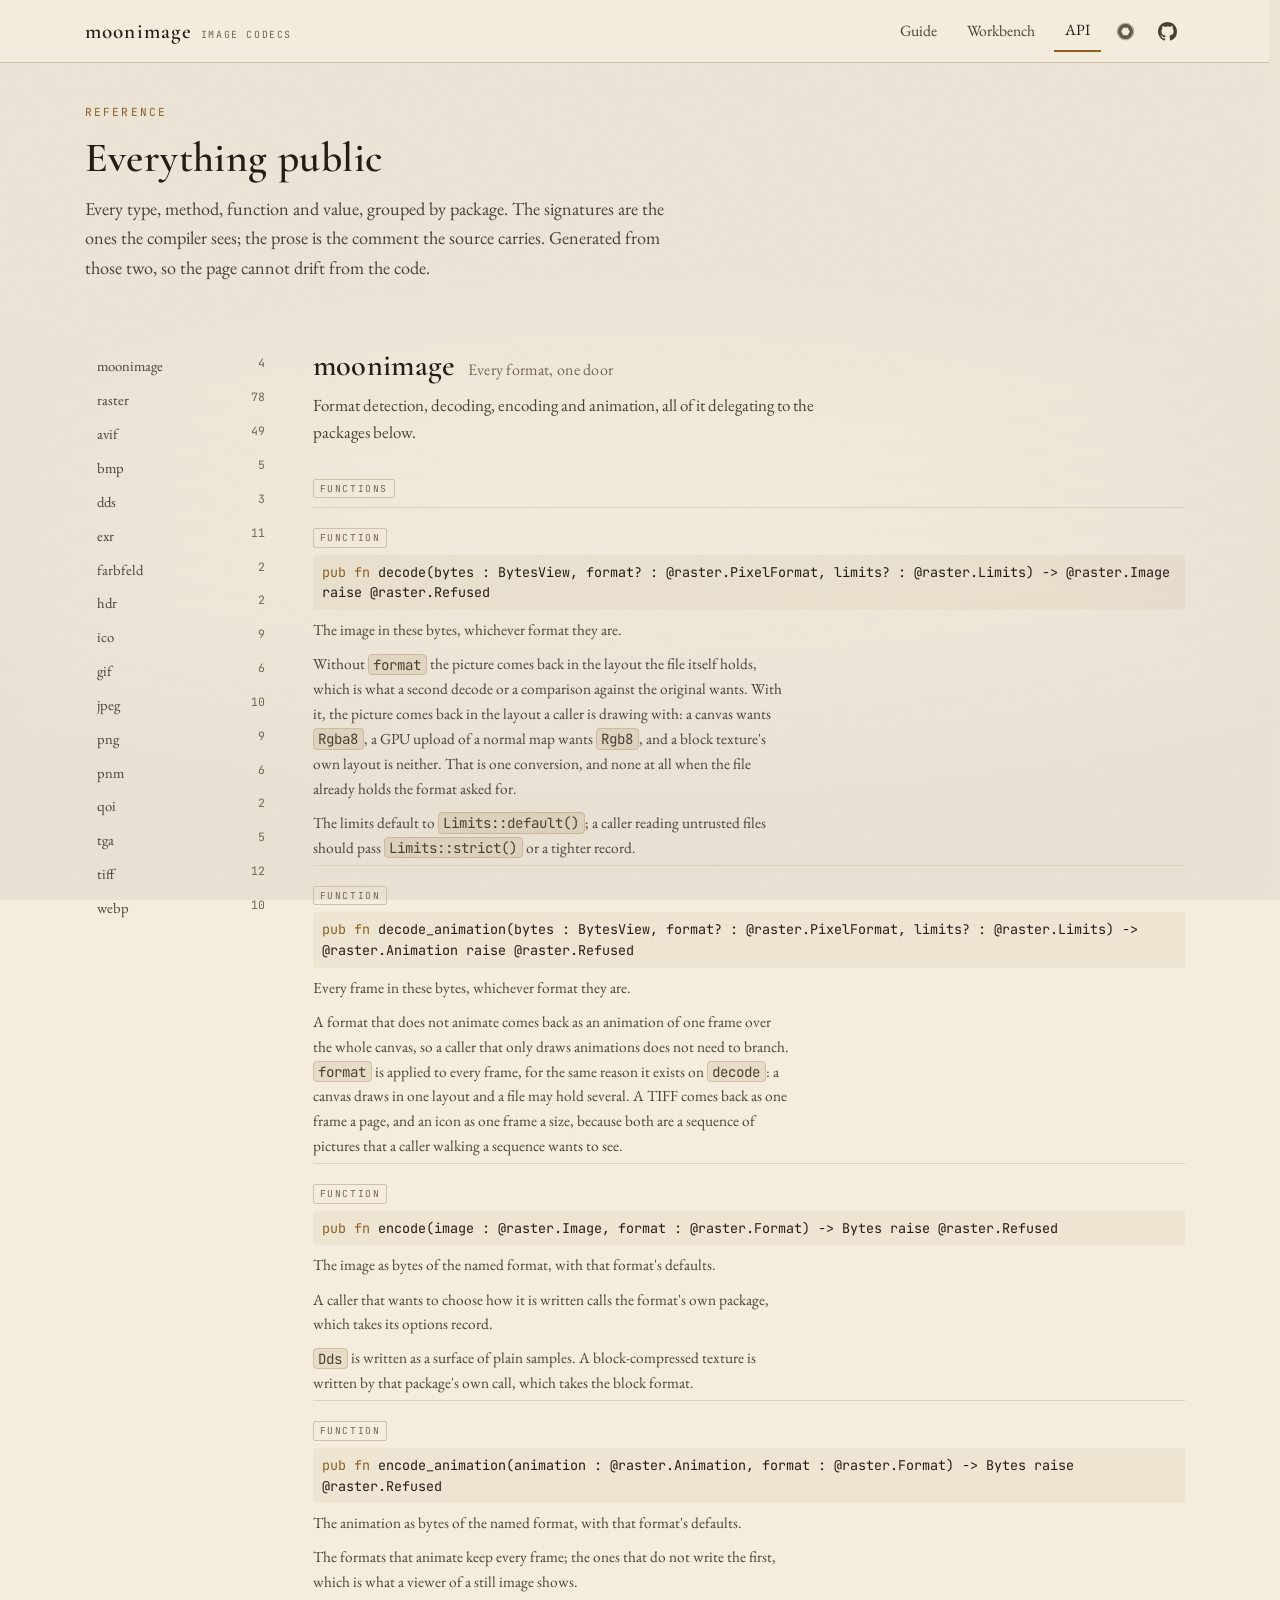
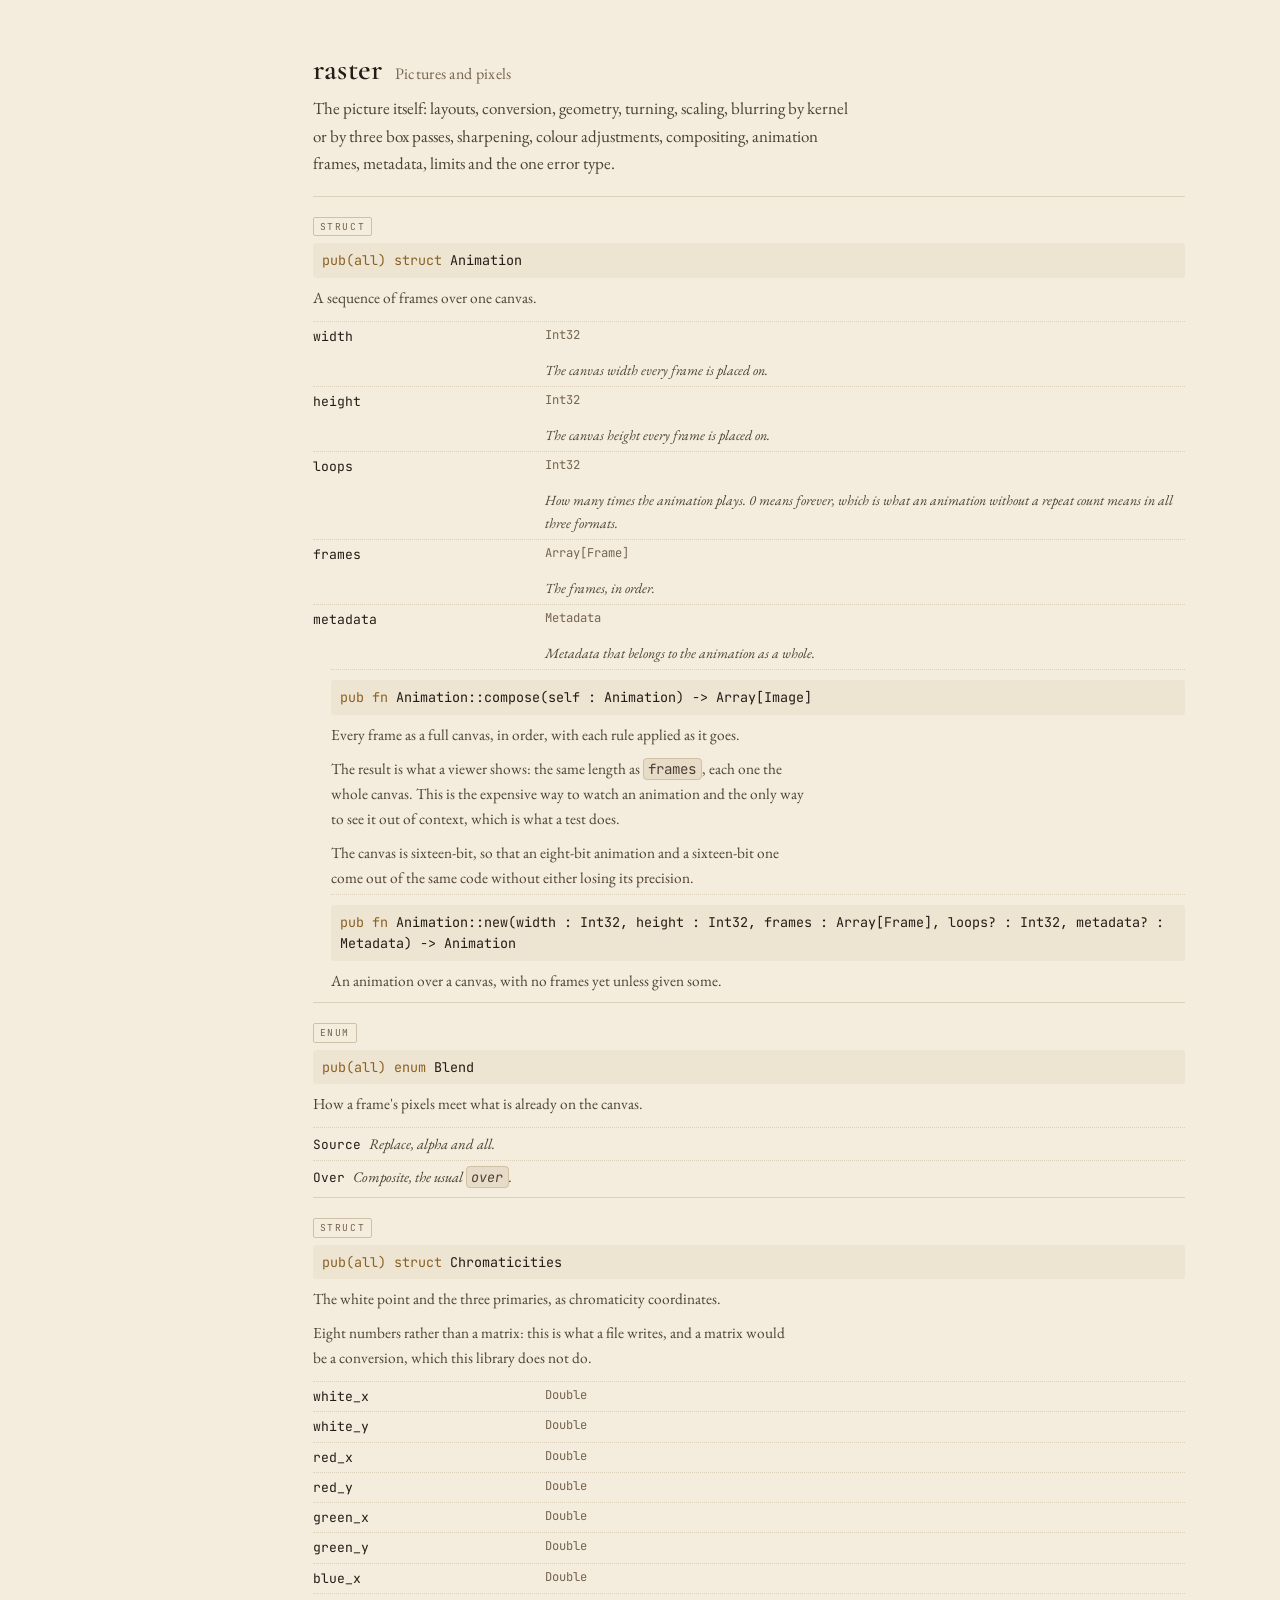
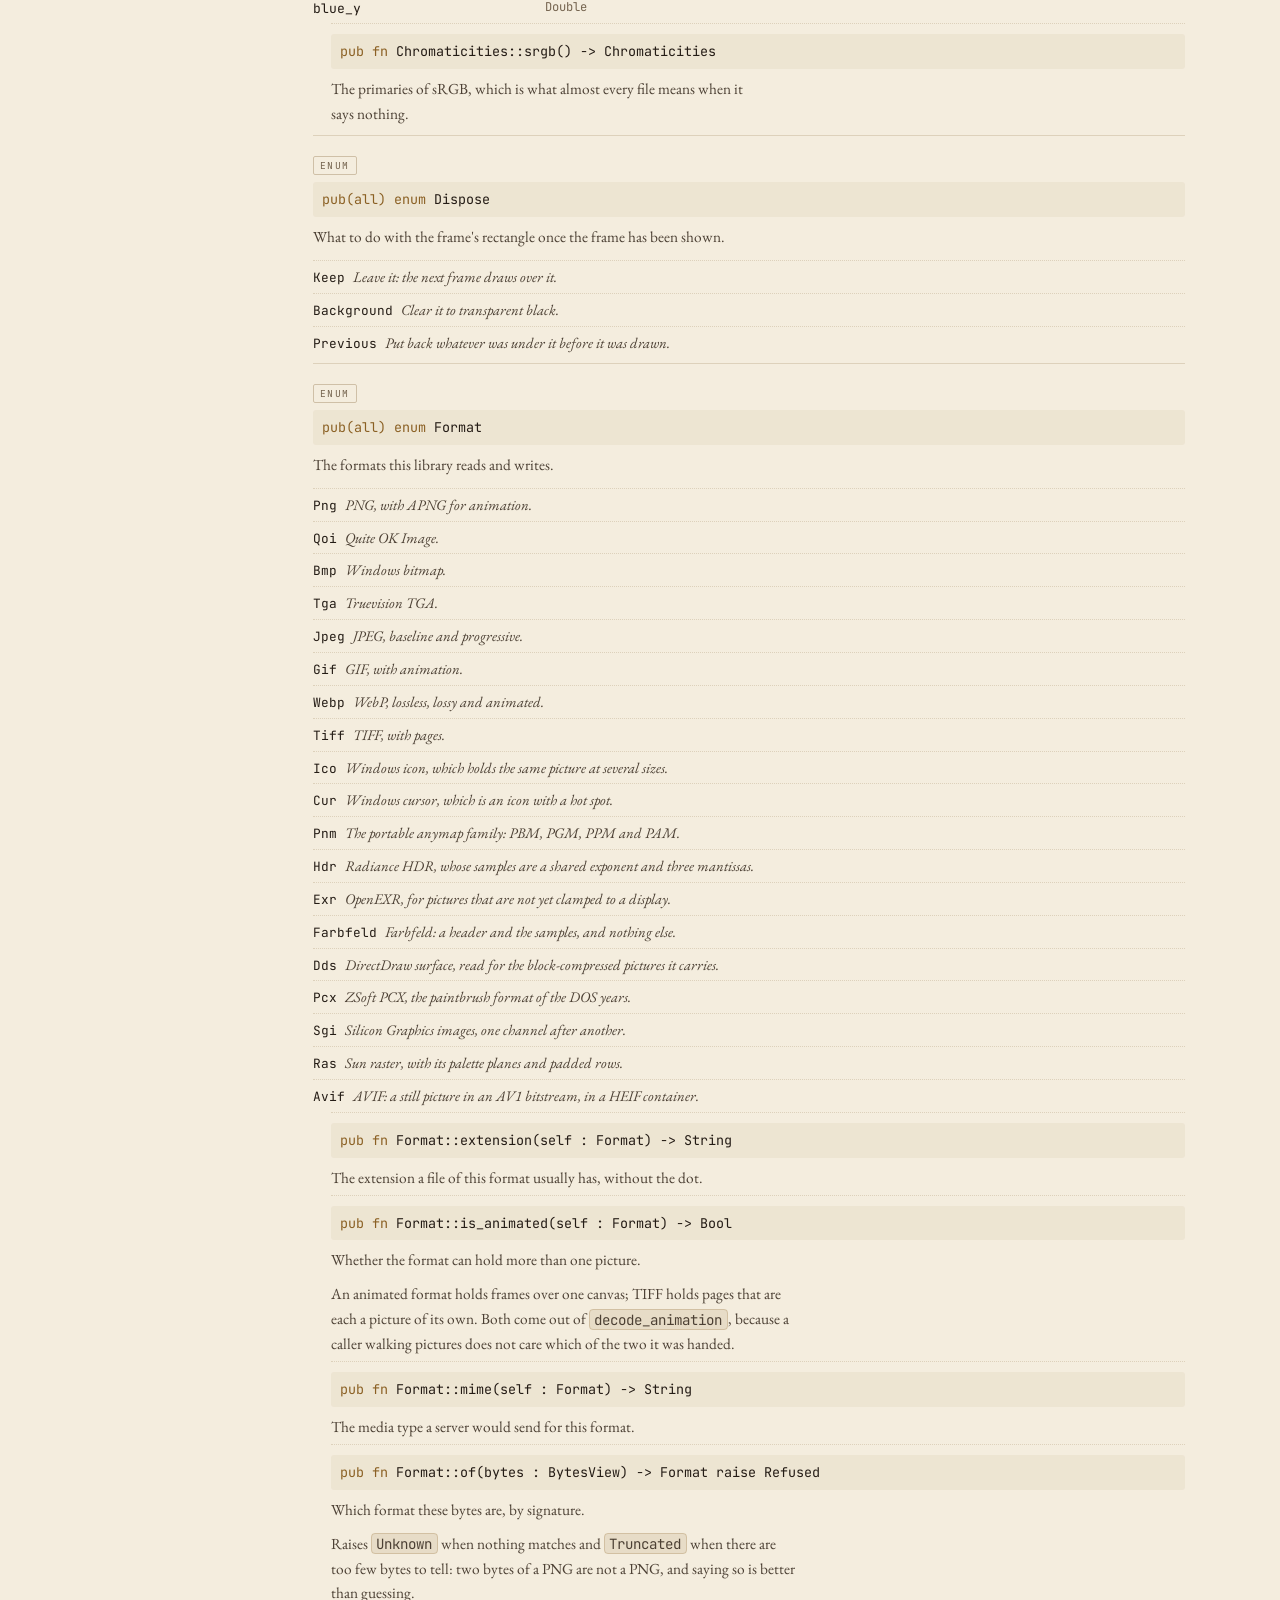
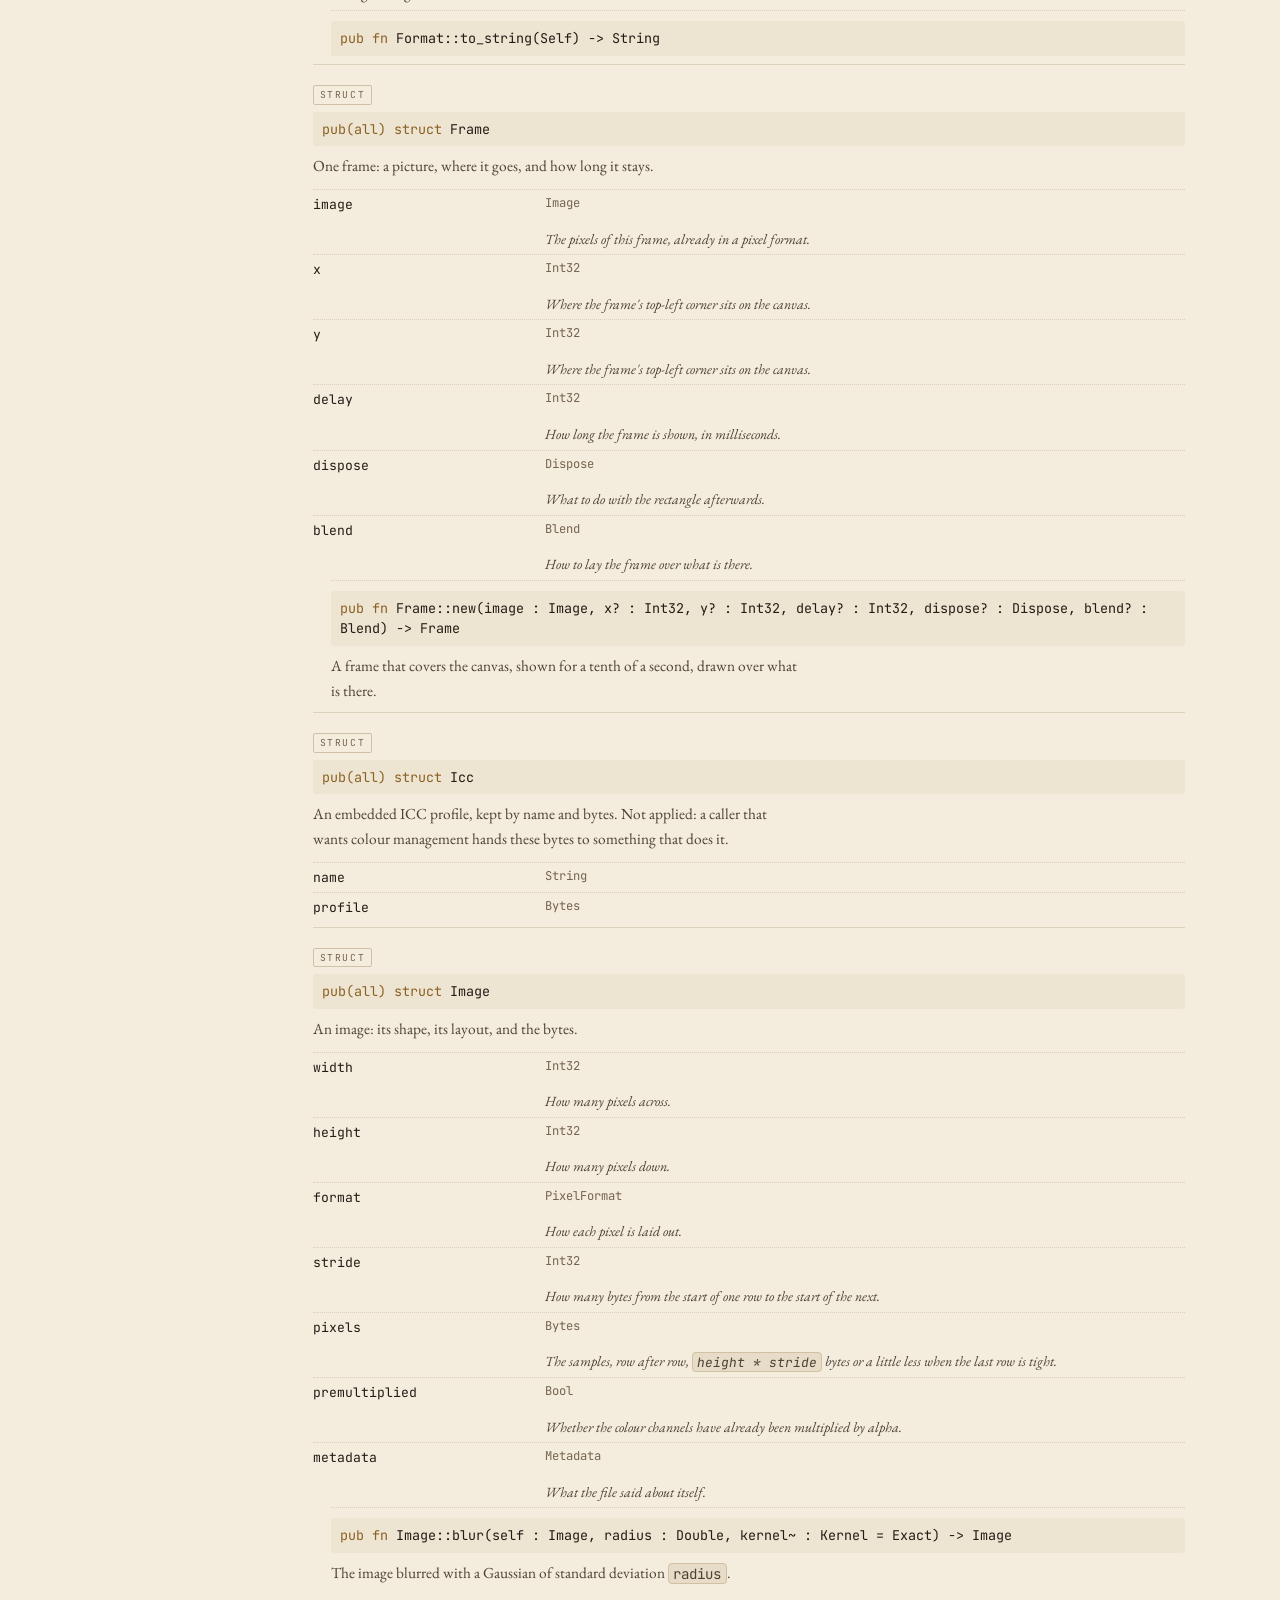
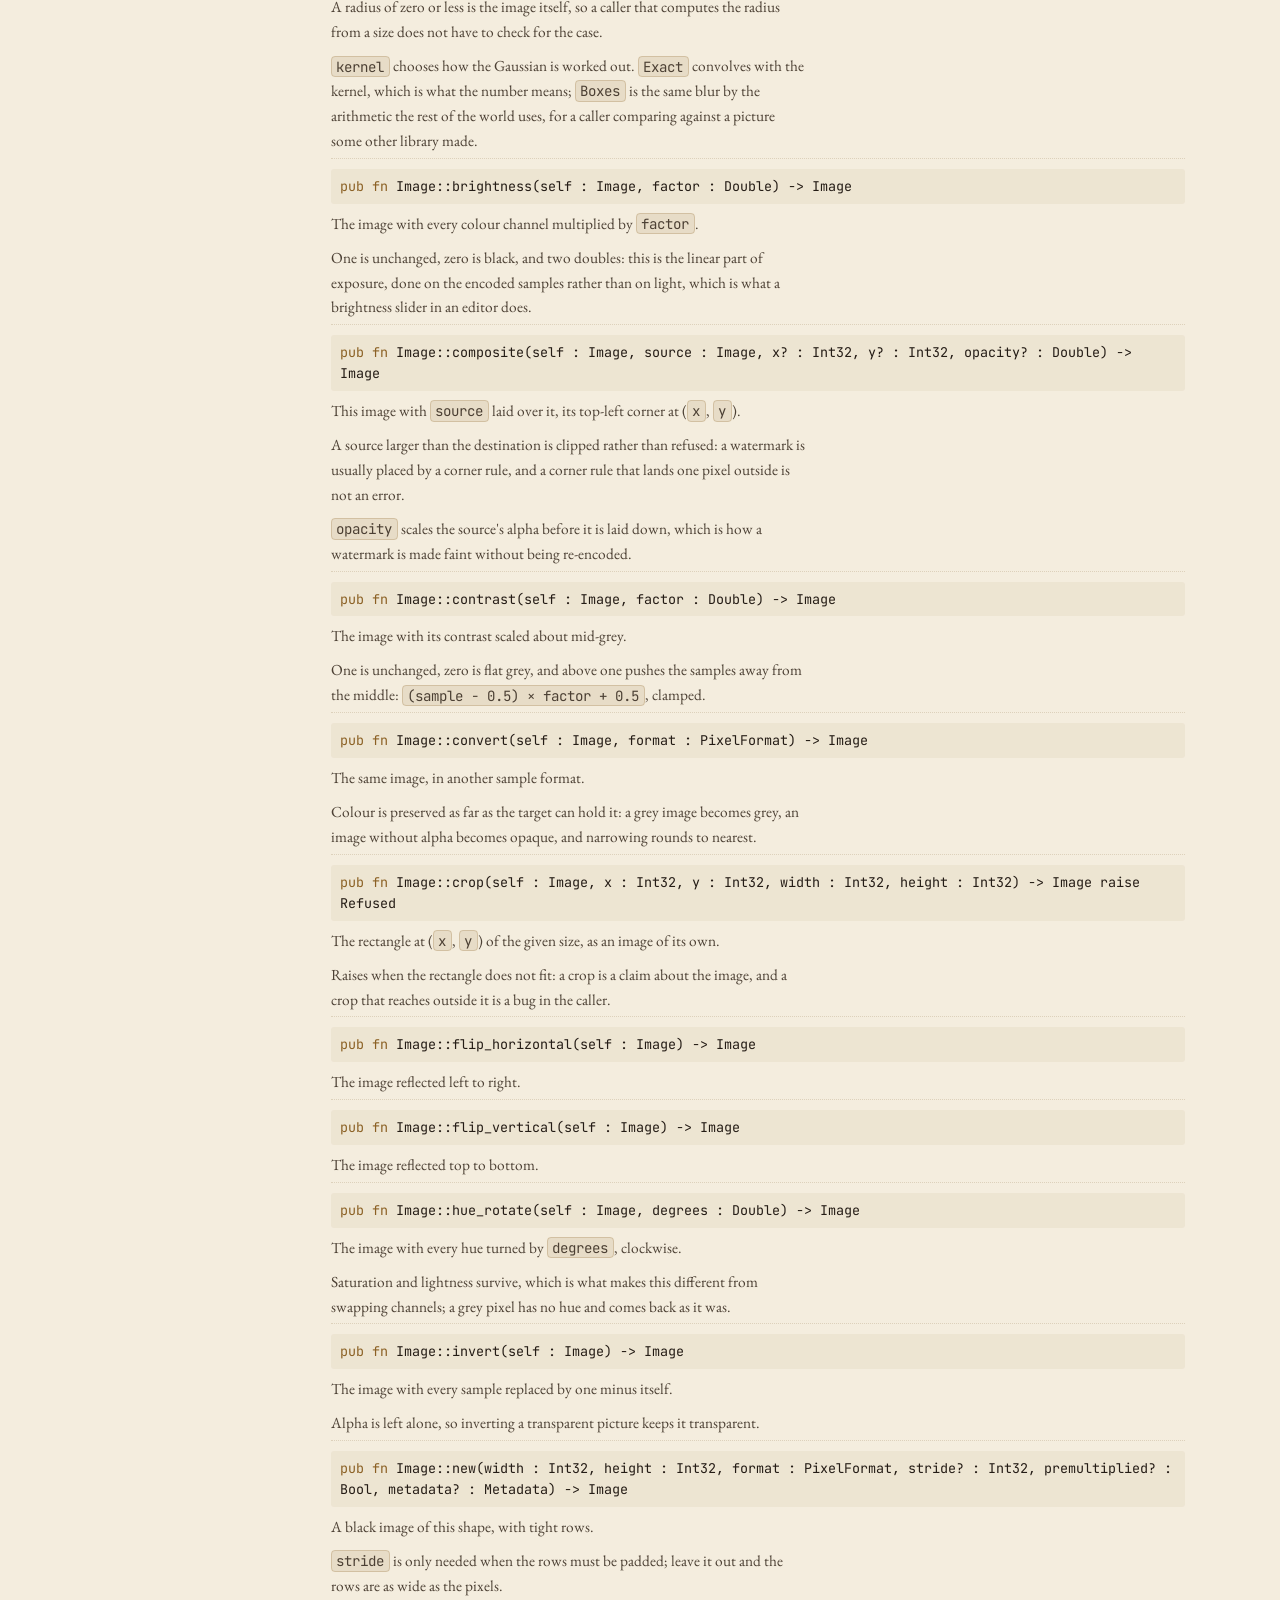
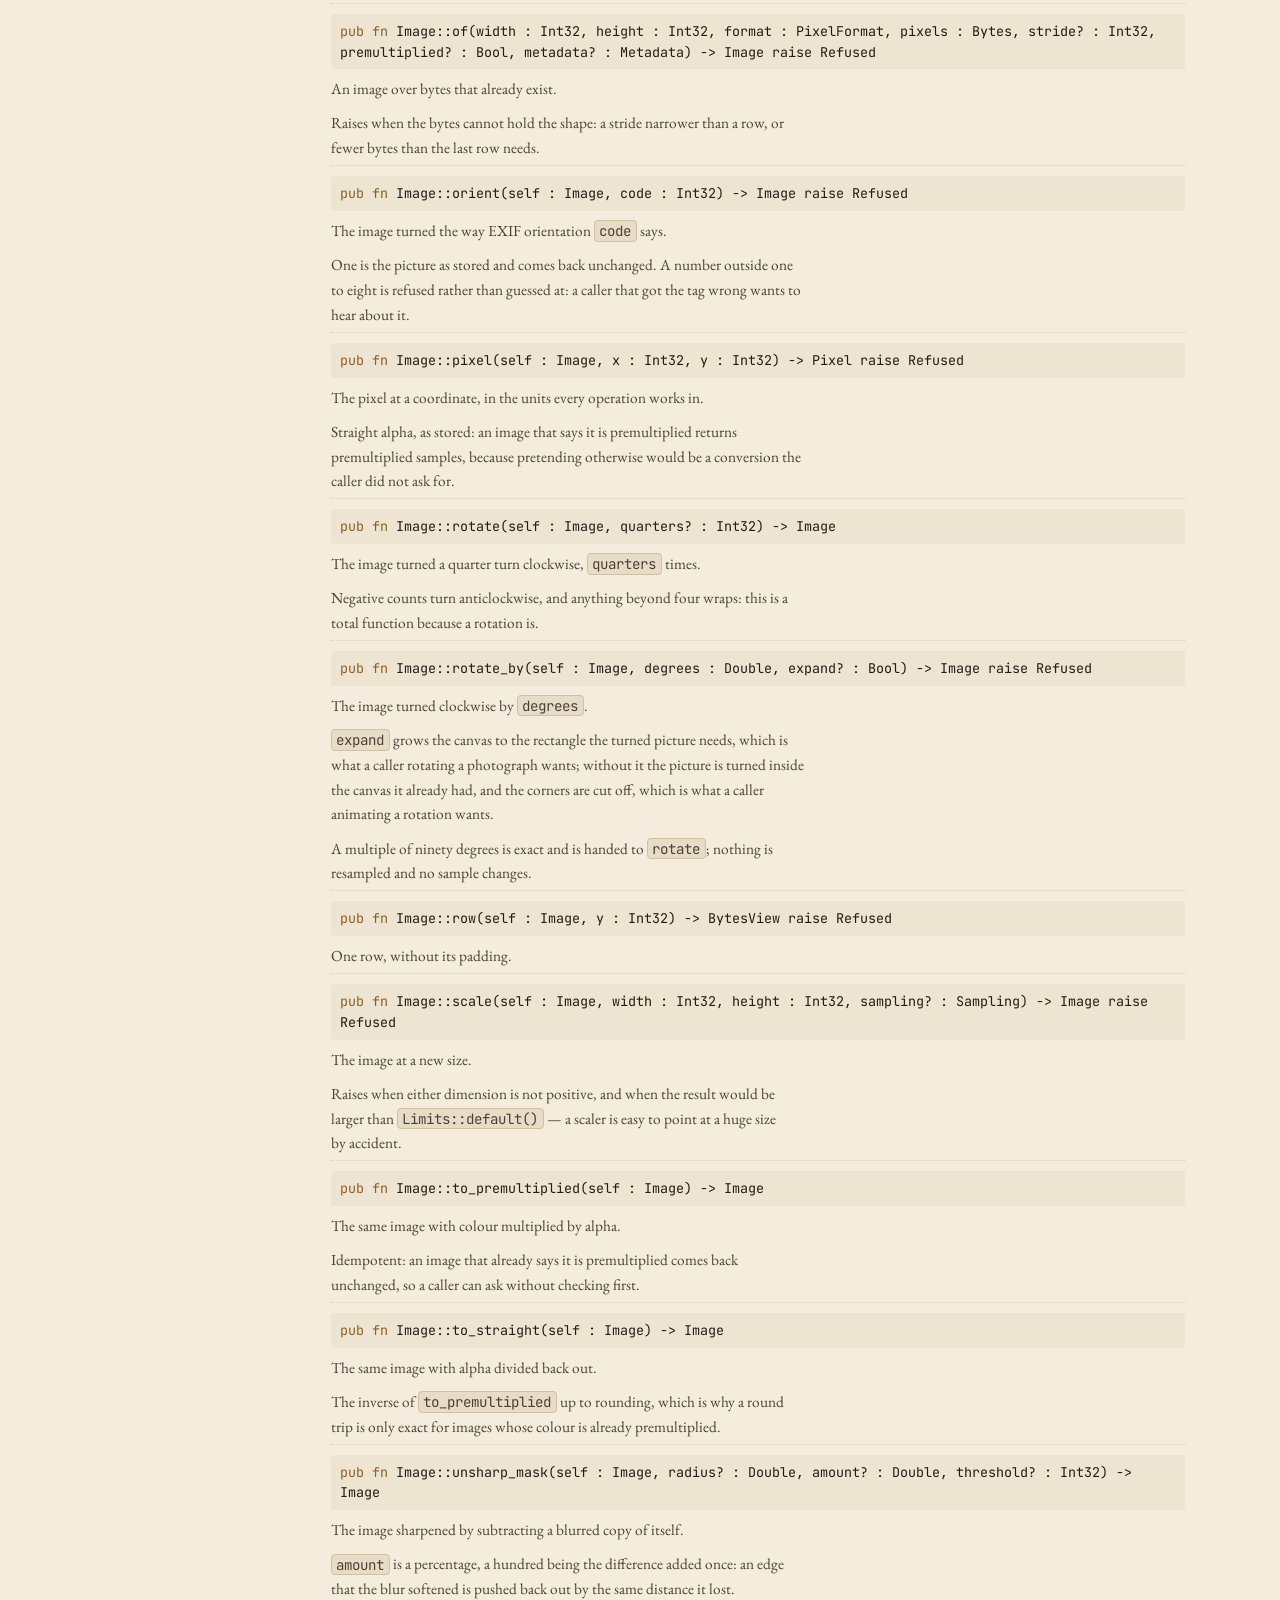
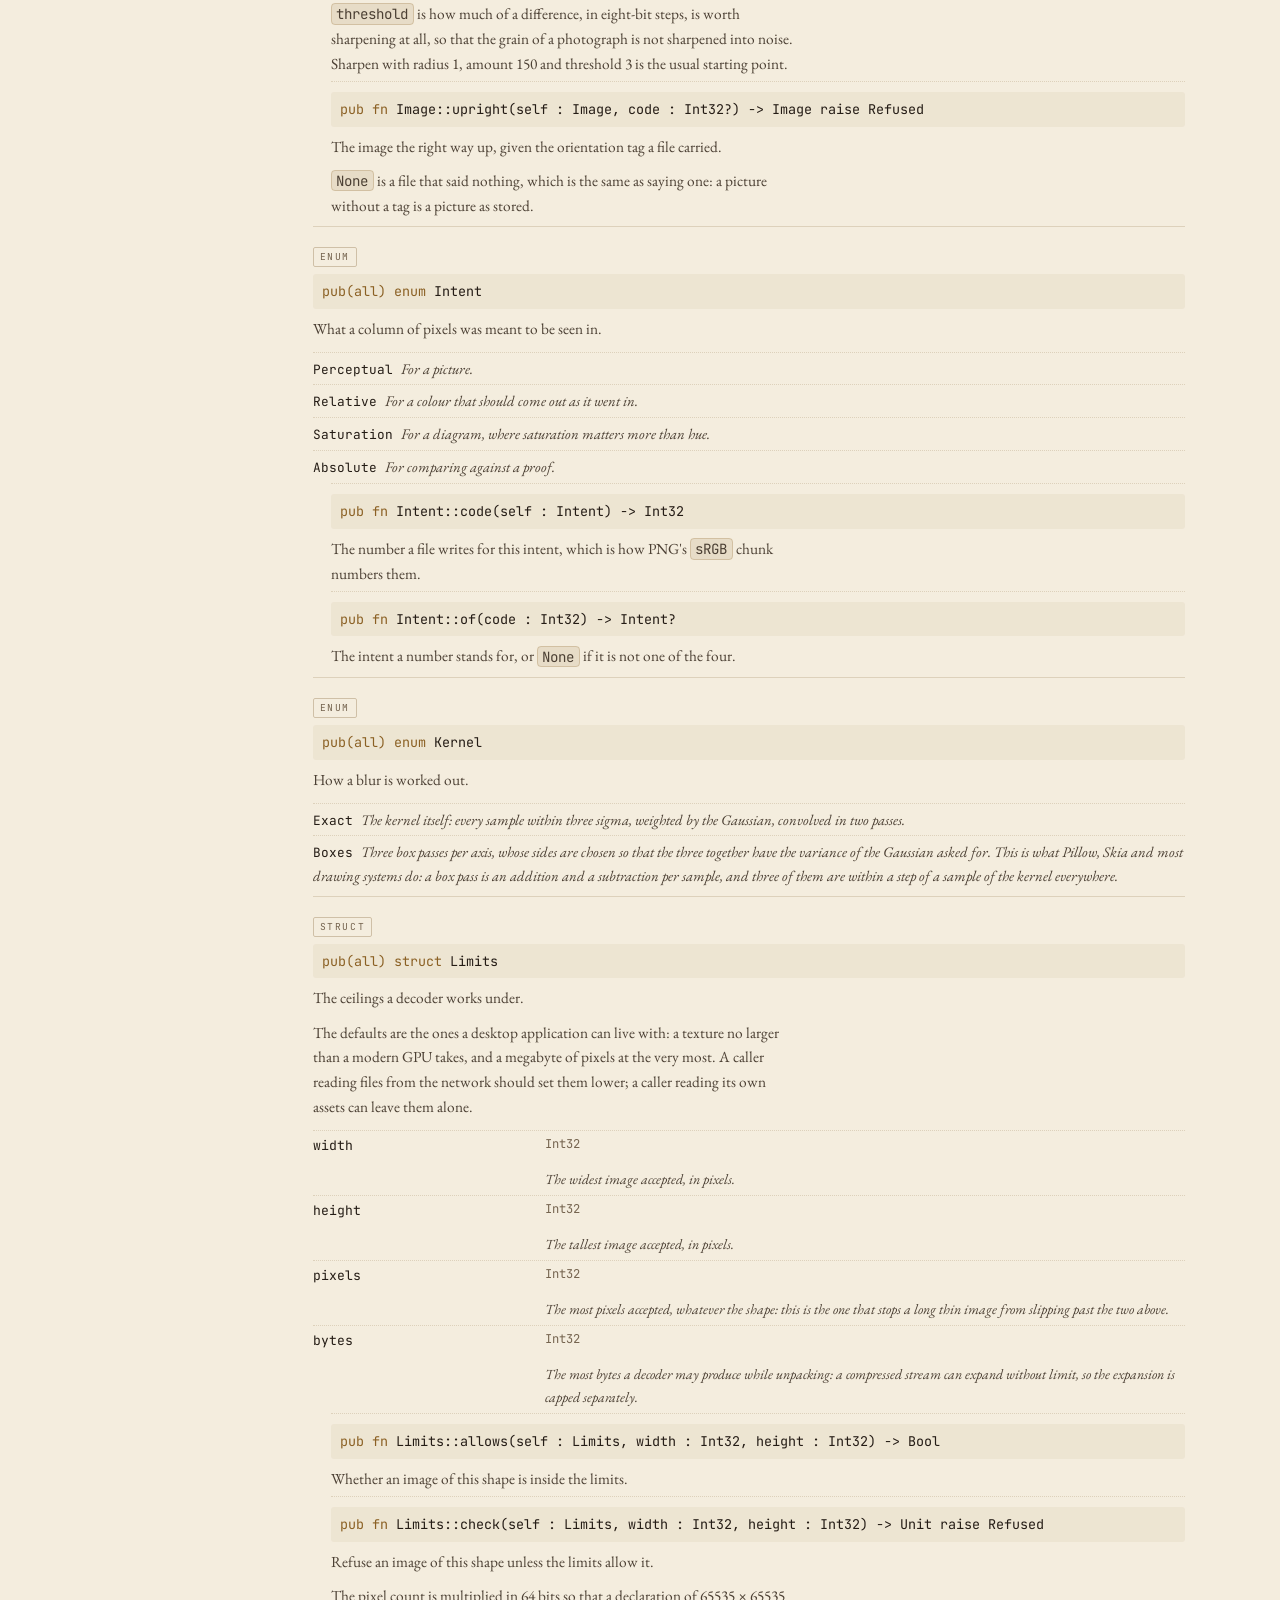
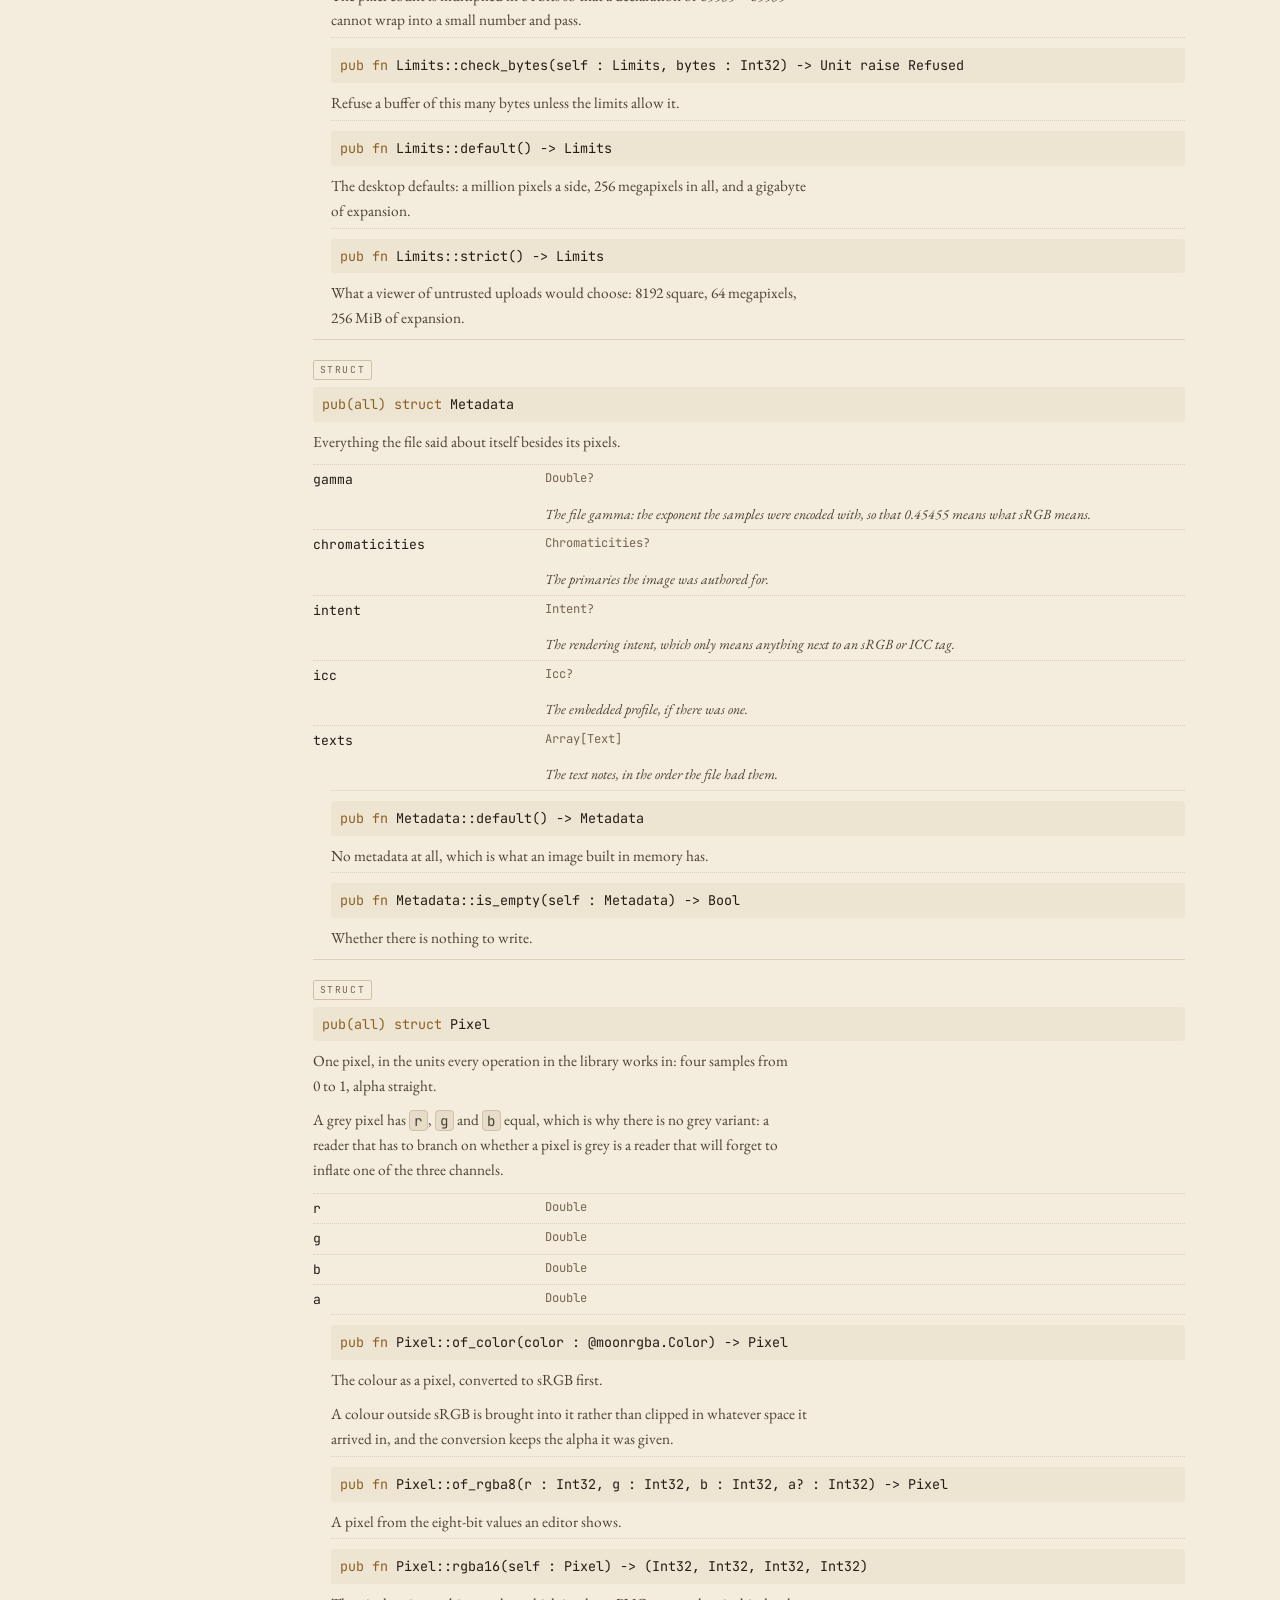
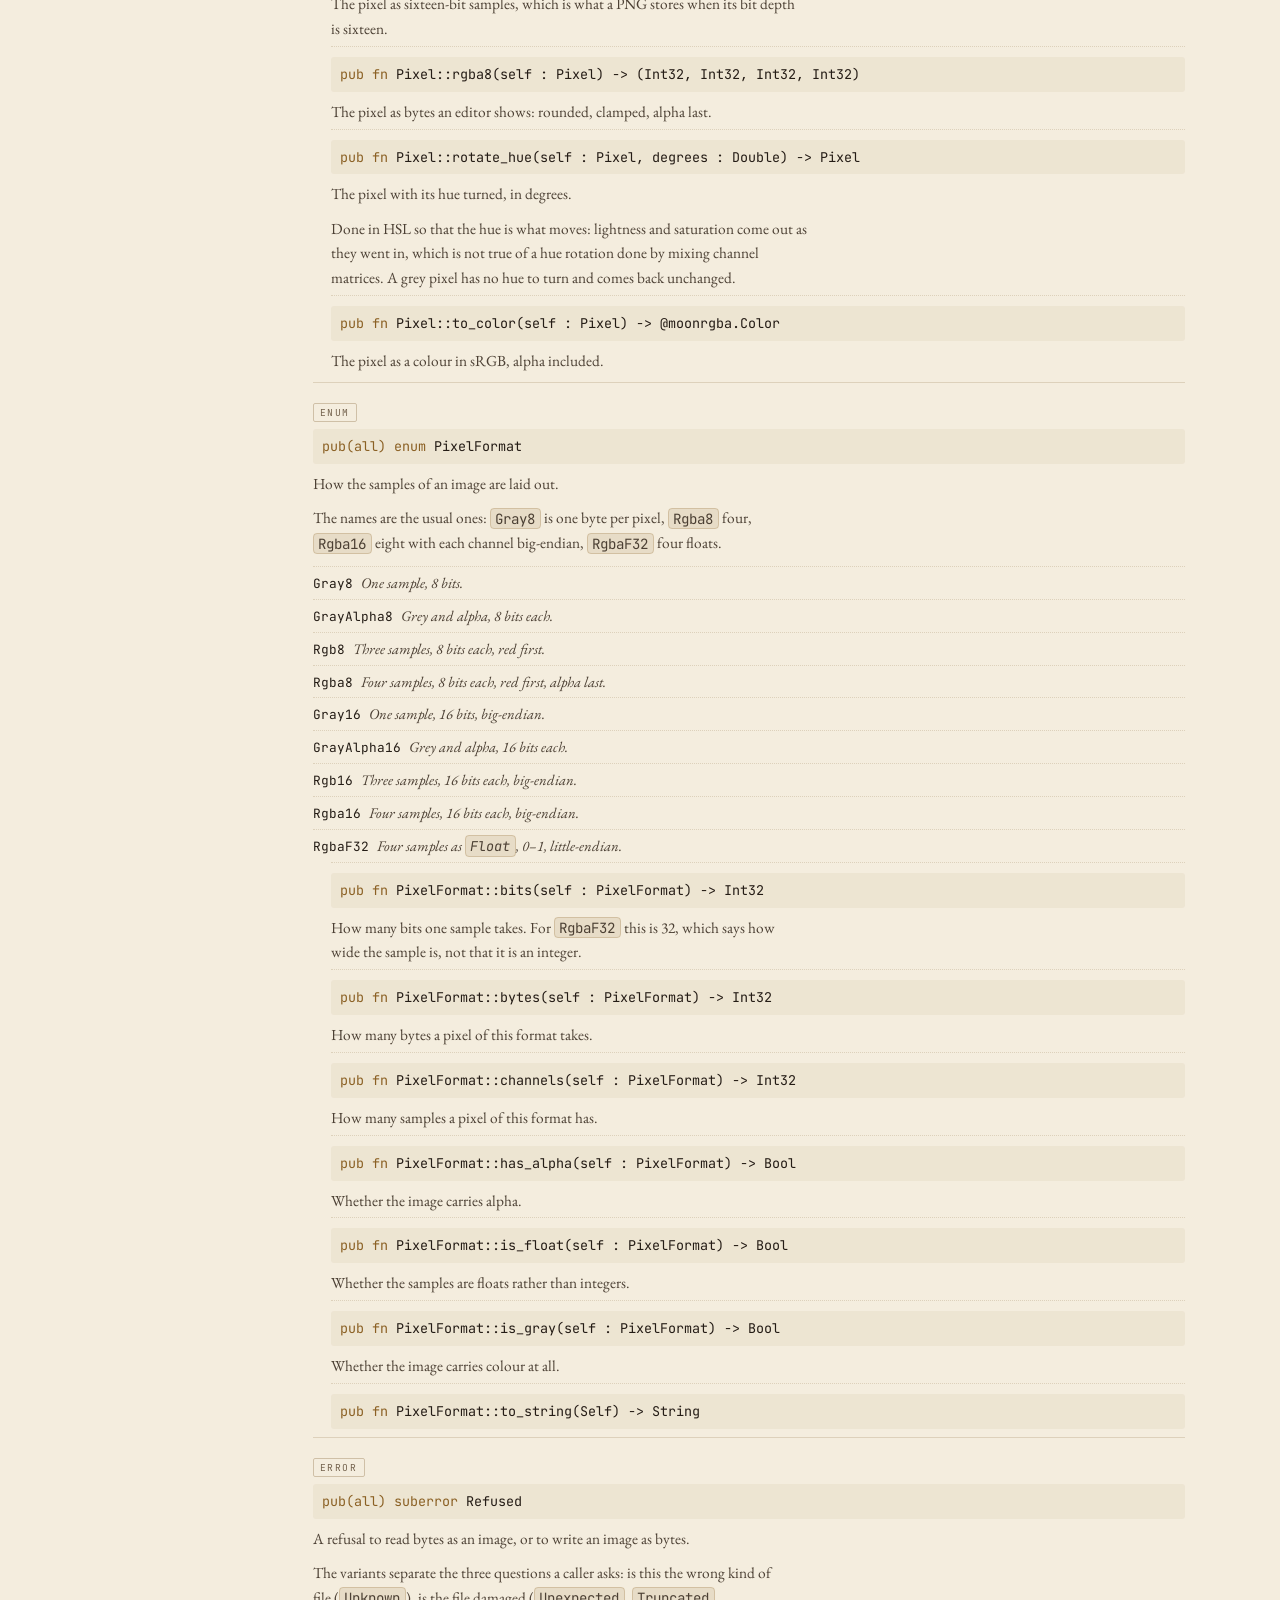
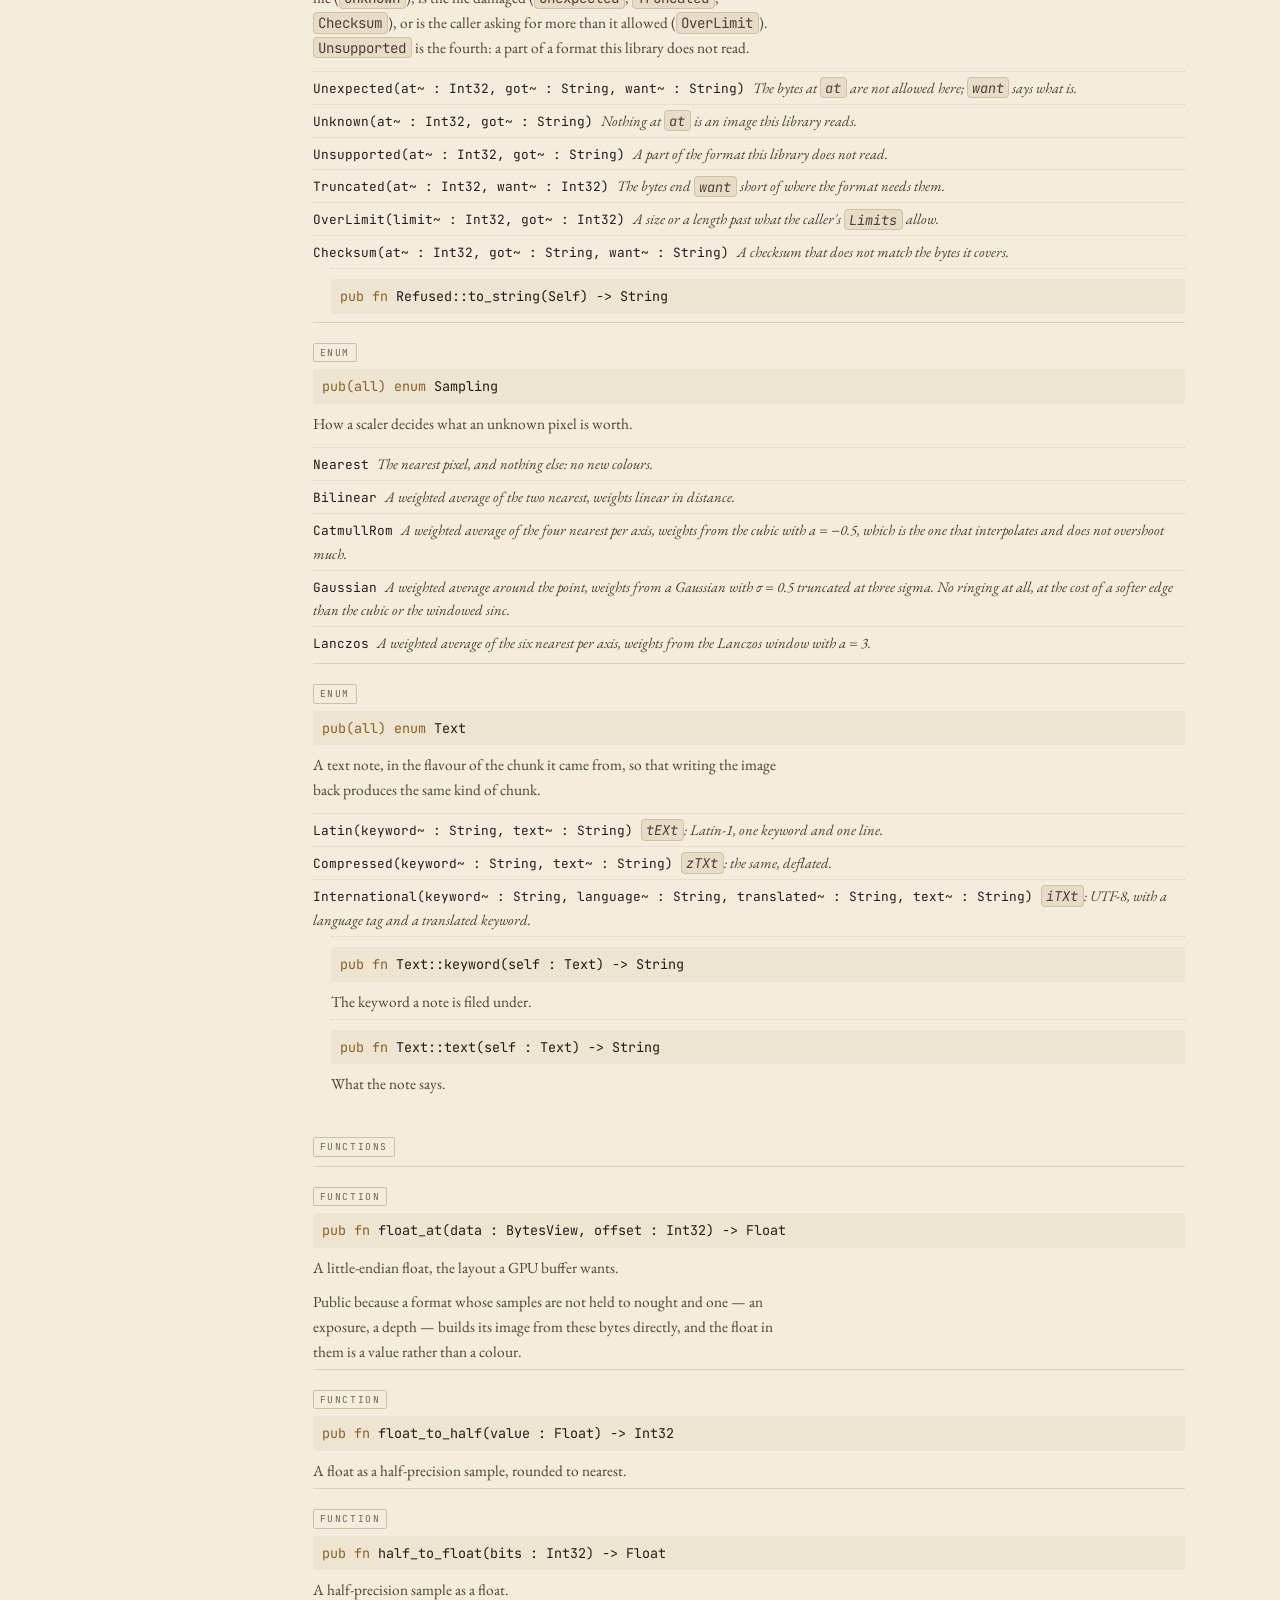
<file: docs/api.html>
<!doctype html>
<html lang="en">
<head>
<meta charset="utf-8">
<meta name="viewport" content="width=device-width, initial-scale=1">
<meta name="color-scheme" content="light dark">
<title>API reference — moonimage</title>
<meta name="description" content="Every public type, function, method and value in moonimage, generated from the packages' interfaces and their documentation comments.">
<script>
  // The stock is chosen before the first paint, so nothing flashes the wrong
  // colour while the stylesheet loads.
  (() => {
    let stored = null;
    try {
      stored = localStorage.getItem("moonimage-theme");
    } catch {}
    const theme = stored === "light" || stored === "dark"
      ? stored
      : (window.matchMedia("(prefers-color-scheme: dark)").matches ? "dark" : "light");
    document.documentElement.dataset.theme = theme;
  })();
</script>
<link rel="icon" href="favicon.svg" type="image/svg+xml">
<link rel="preconnect" href="https://fonts.googleapis.com">
<link rel="preconnect" href="https://fonts.gstatic.com" crossorigin>
<link href="https://fonts.googleapis.com/css2?family=Cormorant+Garamond:wght@500;600&family=EB+Garamond:ital,wght@0,400;0,600;1,400&family=JetBrains+Mono:wght@400;500&display=swap" rel="stylesheet">
<link rel="stylesheet" href="style.css">
</head>
<body>

<header class="top">
  <nav>
    <a class="brand" href="index.html"><b>moonimage</b><span>image codecs</span></a>
    <a class="link" href="guide.html">Guide</a>
    <a class="link" href="showcase.html">Workbench</a>
    <a class="link" href="api.html" aria-current="page">API</a>
    <a class="icon-link" href="https://github.com/moonbitstack/moonimage" aria-label="The repository" title="github.com/moonbitstack/moonimage">
      <svg viewBox="0 0 16 16" fill="currentColor" aria-hidden="true"><path d="M8 0C3.58 0 0 3.58 0 8c0 3.54 2.29 6.53 5.47 7.59.4.07.55-.17.55-.38 0-.19-.01-.82-.01-1.49-2.01.37-2.53-.49-2.69-.94-.09-.23-.48-.94-.82-1.13-.28-.15-.68-.52-.01-.53.63-.01 1.08.58 1.23.82.72 1.21 1.87.87 2.33.66.07-.52.28-.87.51-1.07-1.78-.2-3.64-.89-3.64-3.95 0-.87.31-1.59.82-2.15-.08-.2-.36-1.02.08-2.12 0 0 .67-.21 2.2.82.64-.18 1.32-.27 2-.27s1.36.09 2 .27c1.53-1.04 2.2-.82 2.2-.82.44 1.1.16 1.92.08 2.12.51.56.82 1.27.82 2.15 0 3.07-1.87 3.75-3.65 3.95.29.25.54.73.54 1.48 0 1.07-.01 1.93-.01 2.2 0 .21.15.46.55.38A8.01 8.01 0 0 0 16 8c0-4.42-3.58-8-8-8Z"/></svg>
    </a>
  </nav>
</header>

<main class="wrap">
  <div class="page-head" style="padding-block: 40px 8px;">
    <p class="eyebrow">Reference</p>
    <h1 style="font-size: 2.6rem; max-width: none;">Everything public</h1>
    <p class="lede" style="margin-top: 12px;">
      Every type, method, function and value, grouped by package. The signatures
      are the ones the compiler sees; the prose is the comment the source
      carries. Generated from those two, so the page cannot drift from the code.
    </p>
  </div>

  <div class="api">
    <nav aria-label="Packages">
        <a href="#moonimage" title="Every format, one door">moonimage<span>4</span></a>
        <a href="#raster" title="Pictures and pixels">raster<span>78</span></a>
        <a href="#avif" title="AVIF">avif<span>49</span></a>
        <a href="#bmp" title="Windows bitmap">bmp<span>5</span></a>
        <a href="#dds" title="DirectDraw surface">dds<span>3</span></a>
        <a href="#exr" title="OpenEXR">exr<span>11</span></a>
        <a href="#farbfeld" title="farbfeld">farbfeld<span>2</span></a>
        <a href="#hdr" title="Radiance HDR">hdr<span>2</span></a>
        <a href="#ico" title="Windows icons and cursors">ico<span>9</span></a>
        <a href="#gif" title="GIF">gif<span>6</span></a>
        <a href="#jpeg" title="JPEG">jpeg<span>10</span></a>
        <a href="#png" title="PNG">png<span>9</span></a>
        <a href="#pnm" title="The portable anymap">pnm<span>6</span></a>
        <a href="#qoi" title="Quite OK Image">qoi<span>2</span></a>
        <a href="#tga" title="Truevision TGA">tga<span>5</span></a>
        <a href="#tiff" title="TIFF">tiff<span>12</span></a>
        <a href="#webp" title="WebP">webp<span>10</span></a>
    </nav>
    <div>
<!-- generated by scripts/docs/gen_api.py; edit the source comments, not this file -->
    <section class="pkg" id="moonimage">
      <h2>moonimage <span>Every format, one door</span></h2>
      <p>Format detection, decoding, encoding and animation, all of it delegating to the packages below.</p>
      <div class="group"><span class="kind">functions</span></div>
      <div class="entry">
        <span class="kind">function</span>
        <code class="sig"><span class="kw">pub fn</span> decode(bytes : BytesView, format? : @raster.PixelFormat, limits? : @raster.Limits) -&gt; @raster.Image raise @raster.Refused</code>
        <div class="doc"><p>The image in these bytes, whichever format they are.</p>
<p>Without <code>format</code> the picture comes back in the layout the file itself holds, which is what a second decode or a comparison against the original wants. With it, the picture comes back in the layout a caller is drawing with: a canvas wants <code>Rgba8</code>, a GPU upload of a normal map wants <code>Rgb8</code>, and a block texture's own layout is neither. That is one conversion, and none at all when the file already holds the format asked for.</p>
<p>The limits default to <code>Limits::default()</code>; a caller reading untrusted files should pass <code>Limits::strict()</code> or a tighter record.</p></div>
      </div>
      <div class="entry">
        <span class="kind">function</span>
        <code class="sig"><span class="kw">pub fn</span> decode_animation(bytes : BytesView, format? : @raster.PixelFormat, limits? : @raster.Limits) -&gt; @raster.Animation raise @raster.Refused</code>
        <div class="doc"><p>Every frame in these bytes, whichever format they are.</p>
<p>A format that does not animate comes back as an animation of one frame over the whole canvas, so a caller that only draws animations does not need to branch. <code>format</code> is applied to every frame, for the same reason it exists on <code>decode</code>: a canvas draws in one layout and a file may hold several. A TIFF comes back as one frame a page, and an icon as one frame a size, because both are a sequence of pictures that a caller walking a sequence wants to see.</p></div>
      </div>
      <div class="entry">
        <span class="kind">function</span>
        <code class="sig"><span class="kw">pub fn</span> encode(image : @raster.Image, format : @raster.Format) -&gt; Bytes raise @raster.Refused</code>
        <div class="doc"><p>The image as bytes of the named format, with that format's defaults.</p>
<p>A caller that wants to choose how it is written calls the format's own package, which takes its options record.</p>
<p><code>Dds</code> is written as a surface of plain samples. A block-compressed texture is written by that package's own call, which takes the block format.</p></div>
      </div>
      <div class="entry">
        <span class="kind">function</span>
        <code class="sig"><span class="kw">pub fn</span> encode_animation(animation : @raster.Animation, format : @raster.Format) -&gt; Bytes raise @raster.Refused</code>
        <div class="doc"><p>The animation as bytes of the named format, with that format's defaults.</p>
<p>The formats that animate keep every frame; the ones that do not write the first, which is what a viewer of a still image shows.</p></div>
      </div>
    </section>
    <section class="pkg" id="raster">
      <h2>raster <span>Pictures and pixels</span></h2>
      <p>The picture itself: layouts, conversion, geometry, turning, scaling, blurring by kernel or by three box passes, sharpening, colour adjustments, compositing, animation frames, metadata, limits and the one error type.</p>
      <div class="entry">
        <span class="kind">struct</span>
        <code class="sig"><span class="kw">pub(all) struct</span> Animation</code>
        <div class="doc"><p>A sequence of frames over one canvas.</p></div>
        <ul class="fields">
          <li><b>width</b><span>Int32</span> <em>The canvas width every frame is placed on.</em></li>
          <li><b>height</b><span>Int32</span> <em>The canvas height every frame is placed on.</em></li>
          <li><b>loops</b><span>Int32</span> <em>How many times the animation plays. 0 means forever, which is what an
animation without a repeat count means in all three formats.</em></li>
          <li><b>frames</b><span>Array[Frame]</span> <em>The frames, in order.</em></li>
          <li><b>metadata</b><span>Metadata</span> <em>Metadata that belongs to the animation as a whole.</em></li>
        </ul>
        <div class="entry method">
          <code class="sig"><span class="kw">pub fn</span> Animation::compose(self : Animation) -&gt; Array[Image]</code>
          <div class="doc"><p>Every frame as a full canvas, in order, with each rule applied as it goes.</p>
<p>The result is what a viewer shows: the same length as <code>frames</code>, each one the whole canvas. This is the expensive way to watch an animation and the only way to see it out of context, which is what a test does.</p>
<p>The canvas is sixteen-bit, so that an eight-bit animation and a sixteen-bit one come out of the same code without either losing its precision.</p></div>
        </div>
        <div class="entry method">
          <code class="sig"><span class="kw">pub fn</span> Animation::new(width : Int32, height : Int32, frames : Array[Frame], loops? : Int32, metadata? : Metadata) -&gt; Animation</code>
          <div class="doc"><p>An animation over a canvas, with no frames yet unless given some.</p></div>
        </div>
      </div>
      <div class="entry">
        <span class="kind">enum</span>
        <code class="sig"><span class="kw">pub(all) enum</span> Blend</code>
        <div class="doc"><p>How a frame's pixels meet what is already on the canvas.</p></div>
        <ul class="variants">
          <li>Source <em>Replace, alpha and all.</em></li>
          <li>Over <em>Composite, the usual <code>over</code>.</em></li>
        </ul>
      </div>
      <div class="entry">
        <span class="kind">struct</span>
        <code class="sig"><span class="kw">pub(all) struct</span> Chromaticities</code>
        <div class="doc"><p>The white point and the three primaries, as chromaticity coordinates.</p>
<p>Eight numbers rather than a matrix: this is what a file writes, and a matrix would be a conversion, which this library does not do.</p></div>
        <ul class="fields">
          <li><b>white_x</b><span>Double</span></li>
          <li><b>white_y</b><span>Double</span></li>
          <li><b>red_x</b><span>Double</span></li>
          <li><b>red_y</b><span>Double</span></li>
          <li><b>green_x</b><span>Double</span></li>
          <li><b>green_y</b><span>Double</span></li>
          <li><b>blue_x</b><span>Double</span></li>
          <li><b>blue_y</b><span>Double</span></li>
        </ul>
        <div class="entry method">
          <code class="sig"><span class="kw">pub fn</span> Chromaticities::srgb() -&gt; Chromaticities</code>
          <div class="doc"><p>The primaries of sRGB, which is what almost every file means when it says nothing.</p></div>
        </div>
      </div>
      <div class="entry">
        <span class="kind">enum</span>
        <code class="sig"><span class="kw">pub(all) enum</span> Dispose</code>
        <div class="doc"><p>What to do with the frame's rectangle once the frame has been shown.</p></div>
        <ul class="variants">
          <li>Keep <em>Leave it: the next frame draws over it.</em></li>
          <li>Background <em>Clear it to transparent black.</em></li>
          <li>Previous <em>Put back whatever was under it before it was drawn.</em></li>
        </ul>
      </div>
      <div class="entry">
        <span class="kind">enum</span>
        <code class="sig"><span class="kw">pub(all) enum</span> Format</code>
        <div class="doc"><p>The formats this library reads and writes.</p></div>
        <ul class="variants">
          <li>Png <em>PNG, with APNG for animation.</em></li>
          <li>Qoi <em>Quite OK Image.</em></li>
          <li>Bmp <em>Windows bitmap.</em></li>
          <li>Tga <em>Truevision TGA.</em></li>
          <li>Jpeg <em>JPEG, baseline and progressive.</em></li>
          <li>Gif <em>GIF, with animation.</em></li>
          <li>Webp <em>WebP, lossless, lossy and animated.</em></li>
          <li>Tiff <em>TIFF, with pages.</em></li>
          <li>Ico <em>Windows icon, which holds the same picture at several sizes.</em></li>
          <li>Cur <em>Windows cursor, which is an icon with a hot spot.</em></li>
          <li>Pnm <em>The portable anymap family: PBM, PGM, PPM and PAM.</em></li>
          <li>Hdr <em>Radiance HDR, whose samples are a shared exponent and three mantissas.</em></li>
          <li>Exr <em>OpenEXR, for pictures that are not yet clamped to a display.</em></li>
          <li>Farbfeld <em>Farbfeld: a header and the samples, and nothing else.</em></li>
          <li>Dds <em>DirectDraw surface, read for the block-compressed pictures it carries.</em></li>
          <li>Pcx <em>ZSoft PCX, the paintbrush format of the DOS years.</em></li>
          <li>Sgi <em>Silicon Graphics images, one channel after another.</em></li>
          <li>Ras <em>Sun raster, with its palette planes and padded rows.</em></li>
          <li>Avif <em>AVIF: a still picture in an AV1 bitstream, in a HEIF container.</em></li>
        </ul>
        <div class="entry method">
          <code class="sig"><span class="kw">pub fn</span> Format::extension(self : Format) -&gt; String</code>
          <div class="doc"><p>The extension a file of this format usually has, without the dot.</p></div>
        </div>
        <div class="entry method">
          <code class="sig"><span class="kw">pub fn</span> Format::is_animated(self : Format) -&gt; Bool</code>
          <div class="doc"><p>Whether the format can hold more than one picture.</p>
<p>An animated format holds frames over one canvas; TIFF holds pages that are each a picture of its own. Both come out of <code>decode_animation</code>, because a caller walking pictures does not care which of the two it was handed.</p></div>
        </div>
        <div class="entry method">
          <code class="sig"><span class="kw">pub fn</span> Format::mime(self : Format) -&gt; String</code>
          <div class="doc"><p>The media type a server would send for this format.</p></div>
        </div>
        <div class="entry method">
          <code class="sig"><span class="kw">pub fn</span> Format::of(bytes : BytesView) -&gt; Format raise Refused</code>
          <div class="doc"><p>Which format these bytes are, by signature.</p>
<p>Raises <code>Unknown</code> when nothing matches and <code>Truncated</code> when there are too few bytes to tell: two bytes of a PNG are not a PNG, and saying so is better than guessing.</p></div>
        </div>
        <div class="entry method">
          <code class="sig"><span class="kw">pub fn</span> Format::to_string(Self) -&gt; String</code>
        </div>
      </div>
      <div class="entry">
        <span class="kind">struct</span>
        <code class="sig"><span class="kw">pub(all) struct</span> Frame</code>
        <div class="doc"><p>One frame: a picture, where it goes, and how long it stays.</p></div>
        <ul class="fields">
          <li><b>image</b><span>Image</span> <em>The pixels of this frame, already in a pixel format.</em></li>
          <li><b>x</b><span>Int32</span> <em>Where the frame's top-left corner sits on the canvas.</em></li>
          <li><b>y</b><span>Int32</span> <em>Where the frame's top-left corner sits on the canvas.</em></li>
          <li><b>delay</b><span>Int32</span> <em>How long the frame is shown, in milliseconds.</em></li>
          <li><b>dispose</b><span>Dispose</span> <em>What to do with the rectangle afterwards.</em></li>
          <li><b>blend</b><span>Blend</span> <em>How to lay the frame over what is there.</em></li>
        </ul>
        <div class="entry method">
          <code class="sig"><span class="kw">pub fn</span> Frame::new(image : Image, x? : Int32, y? : Int32, delay? : Int32, dispose? : Dispose, blend? : Blend) -&gt; Frame</code>
          <div class="doc"><p>A frame that covers the canvas, shown for a tenth of a second, drawn over what is there.</p></div>
        </div>
      </div>
      <div class="entry">
        <span class="kind">struct</span>
        <code class="sig"><span class="kw">pub(all) struct</span> Icc</code>
        <div class="doc"><p>An embedded ICC profile, kept by name and bytes. Not applied: a caller that wants colour management hands these bytes to something that does it.</p></div>
        <ul class="fields">
          <li><b>name</b><span>String</span></li>
          <li><b>profile</b><span>Bytes</span></li>
        </ul>
      </div>
      <div class="entry">
        <span class="kind">struct</span>
        <code class="sig"><span class="kw">pub(all) struct</span> Image</code>
        <div class="doc"><p>An image: its shape, its layout, and the bytes.</p></div>
        <ul class="fields">
          <li><b>width</b><span>Int32</span> <em>How many pixels across.</em></li>
          <li><b>height</b><span>Int32</span> <em>How many pixels down.</em></li>
          <li><b>format</b><span>PixelFormat</span> <em>How each pixel is laid out.</em></li>
          <li><b>stride</b><span>Int32</span> <em>How many bytes from the start of one row to the start of the next.</em></li>
          <li><b>pixels</b><span>Bytes</span> <em>The samples, row after row, <code>height * stride</code> bytes or a little less when
the last row is tight.</em></li>
          <li><b>premultiplied</b><span>Bool</span> <em>Whether the colour channels have already been multiplied by alpha.</em></li>
          <li><b>metadata</b><span>Metadata</span> <em>What the file said about itself.</em></li>
        </ul>
        <div class="entry method">
          <code class="sig"><span class="kw">pub fn</span> Image::blur(self : Image, radius : Double, kernel~ : Kernel = Exact) -&gt; Image</code>
          <div class="doc"><p>The image blurred with a Gaussian of standard deviation <code>radius</code>.</p>
<p>A radius of zero or less is the image itself, so a caller that computes the radius from a size does not have to check for the case.</p>
<p><code>kernel</code> chooses how the Gaussian is worked out. <code>Exact</code> convolves with the kernel, which is what the number means; <code>Boxes</code> is the same blur by the arithmetic the rest of the world uses, for a caller comparing against a picture some other library made.</p></div>
        </div>
        <div class="entry method">
          <code class="sig"><span class="kw">pub fn</span> Image::brightness(self : Image, factor : Double) -&gt; Image</code>
          <div class="doc"><p>The image with every colour channel multiplied by <code>factor</code>.</p>
<p>One is unchanged, zero is black, and two doubles: this is the linear part of exposure, done on the encoded samples rather than on light, which is what a brightness slider in an editor does.</p></div>
        </div>
        <div class="entry method">
          <code class="sig"><span class="kw">pub fn</span> Image::composite(self : Image, source : Image, x? : Int32, y? : Int32, opacity? : Double) -&gt; Image</code>
          <div class="doc"><p>This image with <code>source</code> laid over it, its top-left corner at (<code>x</code>, <code>y</code>).</p>
<p>A source larger than the destination is clipped rather than refused: a watermark is usually placed by a corner rule, and a corner rule that lands one pixel outside is not an error.</p>
<p><code>opacity</code> scales the source's alpha before it is laid down, which is how a watermark is made faint without being re-encoded.</p></div>
        </div>
        <div class="entry method">
          <code class="sig"><span class="kw">pub fn</span> Image::contrast(self : Image, factor : Double) -&gt; Image</code>
          <div class="doc"><p>The image with its contrast scaled about mid-grey.</p>
<p>One is unchanged, zero is flat grey, and above one pushes the samples away from the middle: <code>(sample − 0.5) × factor + 0.5</code>, clamped.</p></div>
        </div>
        <div class="entry method">
          <code class="sig"><span class="kw">pub fn</span> Image::convert(self : Image, format : PixelFormat) -&gt; Image</code>
          <div class="doc"><p>The same image, in another sample format.</p>
<p>Colour is preserved as far as the target can hold it: a grey image becomes grey, an image without alpha becomes opaque, and narrowing rounds to nearest.</p></div>
        </div>
        <div class="entry method">
          <code class="sig"><span class="kw">pub fn</span> Image::crop(self : Image, x : Int32, y : Int32, width : Int32, height : Int32) -&gt; Image raise Refused</code>
          <div class="doc"><p>The rectangle at (<code>x</code>, <code>y</code>) of the given size, as an image of its own.</p>
<p>Raises when the rectangle does not fit: a crop is a claim about the image, and a crop that reaches outside it is a bug in the caller.</p></div>
        </div>
        <div class="entry method">
          <code class="sig"><span class="kw">pub fn</span> Image::flip_horizontal(self : Image) -&gt; Image</code>
          <div class="doc"><p>The image reflected left to right.</p></div>
        </div>
        <div class="entry method">
          <code class="sig"><span class="kw">pub fn</span> Image::flip_vertical(self : Image) -&gt; Image</code>
          <div class="doc"><p>The image reflected top to bottom.</p></div>
        </div>
        <div class="entry method">
          <code class="sig"><span class="kw">pub fn</span> Image::hue_rotate(self : Image, degrees : Double) -&gt; Image</code>
          <div class="doc"><p>The image with every hue turned by <code>degrees</code>, clockwise.</p>
<p>Saturation and lightness survive, which is what makes this different from swapping channels; a grey pixel has no hue and comes back as it was.</p></div>
        </div>
        <div class="entry method">
          <code class="sig"><span class="kw">pub fn</span> Image::invert(self : Image) -&gt; Image</code>
          <div class="doc"><p>The image with every sample replaced by one minus itself.</p>
<p>Alpha is left alone, so inverting a transparent picture keeps it transparent.</p></div>
        </div>
        <div class="entry method">
          <code class="sig"><span class="kw">pub fn</span> Image::new(width : Int32, height : Int32, format : PixelFormat, stride? : Int32, premultiplied? : Bool, metadata? : Metadata) -&gt; Image</code>
          <div class="doc"><p>A black image of this shape, with tight rows.</p>
<p><code>stride</code> is only needed when the rows must be padded; leave it out and the rows are as wide as the pixels.</p></div>
        </div>
        <div class="entry method">
          <code class="sig"><span class="kw">pub fn</span> Image::of(width : Int32, height : Int32, format : PixelFormat, pixels : Bytes, stride? : Int32, premultiplied? : Bool, metadata? : Metadata) -&gt; Image raise Refused</code>
          <div class="doc"><p>An image over bytes that already exist.</p>
<p>Raises when the bytes cannot hold the shape: a stride narrower than a row, or fewer bytes than the last row needs.</p></div>
        </div>
        <div class="entry method">
          <code class="sig"><span class="kw">pub fn</span> Image::orient(self : Image, code : Int32) -&gt; Image raise Refused</code>
          <div class="doc"><p>The image turned the way EXIF orientation <code>code</code> says.</p>
<p>One is the picture as stored and comes back unchanged. A number outside one to eight is refused rather than guessed at: a caller that got the tag wrong wants to hear about it.</p></div>
        </div>
        <div class="entry method">
          <code class="sig"><span class="kw">pub fn</span> Image::pixel(self : Image, x : Int32, y : Int32) -&gt; Pixel raise Refused</code>
          <div class="doc"><p>The pixel at a coordinate, in the units every operation works in.</p>
<p>Straight alpha, as stored: an image that says it is premultiplied returns premultiplied samples, because pretending otherwise would be a conversion the caller did not ask for.</p></div>
        </div>
        <div class="entry method">
          <code class="sig"><span class="kw">pub fn</span> Image::rotate(self : Image, quarters? : Int32) -&gt; Image</code>
          <div class="doc"><p>The image turned a quarter turn clockwise, <code>quarters</code> times.</p>
<p>Negative counts turn anticlockwise, and anything beyond four wraps: this is a total function because a rotation is.</p></div>
        </div>
        <div class="entry method">
          <code class="sig"><span class="kw">pub fn</span> Image::rotate_by(self : Image, degrees : Double, expand? : Bool) -&gt; Image raise Refused</code>
          <div class="doc"><p>The image turned clockwise by <code>degrees</code>.</p>
<p><code>expand</code> grows the canvas to the rectangle the turned picture needs, which is what a caller rotating a photograph wants; without it the picture is turned inside the canvas it already had, and the corners are cut off, which is what a caller animating a rotation wants.</p>
<p>A multiple of ninety degrees is exact and is handed to <code>rotate</code>; nothing is resampled and no sample changes.</p></div>
        </div>
        <div class="entry method">
          <code class="sig"><span class="kw">pub fn</span> Image::row(self : Image, y : Int32) -&gt; BytesView raise Refused</code>
          <div class="doc"><p>One row, without its padding.</p></div>
        </div>
        <div class="entry method">
          <code class="sig"><span class="kw">pub fn</span> Image::scale(self : Image, width : Int32, height : Int32, sampling? : Sampling) -&gt; Image raise Refused</code>
          <div class="doc"><p>The image at a new size.</p>
<p>Raises when either dimension is not positive, and when the result would be larger than <code>Limits::default()</code> — a scaler is easy to point at a huge size by accident.</p></div>
        </div>
        <div class="entry method">
          <code class="sig"><span class="kw">pub fn</span> Image::to_premultiplied(self : Image) -&gt; Image</code>
          <div class="doc"><p>The same image with colour multiplied by alpha.</p>
<p>Idempotent: an image that already says it is premultiplied comes back unchanged, so a caller can ask without checking first.</p></div>
        </div>
        <div class="entry method">
          <code class="sig"><span class="kw">pub fn</span> Image::to_straight(self : Image) -&gt; Image</code>
          <div class="doc"><p>The same image with alpha divided back out.</p>
<p>The inverse of <code>to_premultiplied</code> up to rounding, which is why a round trip is only exact for images whose colour is already premultiplied.</p></div>
        </div>
        <div class="entry method">
          <code class="sig"><span class="kw">pub fn</span> Image::unsharp_mask(self : Image, radius? : Double, amount? : Double, threshold? : Int32) -&gt; Image</code>
          <div class="doc"><p>The image sharpened by subtracting a blurred copy of itself.</p>
<p><code>amount</code> is a percentage, a hundred being the difference added once: an edge that the blur softened is pushed back out by the same distance it lost. <code>threshold</code> is how much of a difference, in eight-bit steps, is worth sharpening at all, so that the grain of a photograph is not sharpened into noise. Sharpen with radius 1, amount 150 and threshold 3 is the usual starting point.</p></div>
        </div>
        <div class="entry method">
          <code class="sig"><span class="kw">pub fn</span> Image::upright(self : Image, code : Int32?) -&gt; Image raise Refused</code>
          <div class="doc"><p>The image the right way up, given the orientation tag a file carried.</p>
<p><code>None</code> is a file that said nothing, which is the same as saying one: a picture without a tag is a picture as stored.</p></div>
        </div>
      </div>
      <div class="entry">
        <span class="kind">enum</span>
        <code class="sig"><span class="kw">pub(all) enum</span> Intent</code>
        <div class="doc"><p>What a column of pixels was meant to be seen in.</p></div>
        <ul class="variants">
          <li>Perceptual <em>For a picture.</em></li>
          <li>Relative <em>For a colour that should come out as it went in.</em></li>
          <li>Saturation <em>For a diagram, where saturation matters more than hue.</em></li>
          <li>Absolute <em>For comparing against a proof.</em></li>
        </ul>
        <div class="entry method">
          <code class="sig"><span class="kw">pub fn</span> Intent::code(self : Intent) -&gt; Int32</code>
          <div class="doc"><p>The number a file writes for this intent, which is how PNG's <code>sRGB</code> chunk numbers them.</p></div>
        </div>
        <div class="entry method">
          <code class="sig"><span class="kw">pub fn</span> Intent::of(code : Int32) -&gt; Intent?</code>
          <div class="doc"><p>The intent a number stands for, or <code>None</code> if it is not one of the four.</p></div>
        </div>
      </div>
      <div class="entry">
        <span class="kind">enum</span>
        <code class="sig"><span class="kw">pub(all) enum</span> Kernel</code>
        <div class="doc"><p>How a blur is worked out.</p></div>
        <ul class="variants">
          <li>Exact <em>The kernel itself: every sample within three sigma, weighted by the
Gaussian, convolved in two passes.</em></li>
          <li>Boxes <em>Three box passes per axis, whose sides are chosen so that the three
together have the variance of the Gaussian asked for. This is what Pillow,
Skia and most drawing systems do: a box pass is an addition and a
subtraction per sample, and three of them are within a step of a sample of
the kernel everywhere.</em></li>
        </ul>
      </div>
      <div class="entry">
        <span class="kind">struct</span>
        <code class="sig"><span class="kw">pub(all) struct</span> Limits</code>
        <div class="doc"><p>The ceilings a decoder works under.</p>
<p>The defaults are the ones a desktop application can live with: a texture no larger than a modern GPU takes, and a megabyte of pixels at the very most. A caller reading files from the network should set them lower; a caller reading its own assets can leave them alone.</p></div>
        <ul class="fields">
          <li><b>width</b><span>Int32</span> <em>The widest image accepted, in pixels.</em></li>
          <li><b>height</b><span>Int32</span> <em>The tallest image accepted, in pixels.</em></li>
          <li><b>pixels</b><span>Int32</span> <em>The most pixels accepted, whatever the shape: this is the one that stops a
long thin image from slipping past the two above.</em></li>
          <li><b>bytes</b><span>Int32</span> <em>The most bytes a decoder may produce while unpacking: a compressed stream
can expand without limit, so the expansion is capped separately.</em></li>
        </ul>
        <div class="entry method">
          <code class="sig"><span class="kw">pub fn</span> Limits::allows(self : Limits, width : Int32, height : Int32) -&gt; Bool</code>
          <div class="doc"><p>Whether an image of this shape is inside the limits.</p></div>
        </div>
        <div class="entry method">
          <code class="sig"><span class="kw">pub fn</span> Limits::check(self : Limits, width : Int32, height : Int32) -&gt; Unit raise Refused</code>
          <div class="doc"><p>Refuse an image of this shape unless the limits allow it.</p>
<p>The pixel count is multiplied in 64 bits so that a declaration of 65535 × 65535 cannot wrap into a small number and pass.</p></div>
        </div>
        <div class="entry method">
          <code class="sig"><span class="kw">pub fn</span> Limits::check_bytes(self : Limits, bytes : Int32) -&gt; Unit raise Refused</code>
          <div class="doc"><p>Refuse a buffer of this many bytes unless the limits allow it.</p></div>
        </div>
        <div class="entry method">
          <code class="sig"><span class="kw">pub fn</span> Limits::default() -&gt; Limits</code>
          <div class="doc"><p>The desktop defaults: a million pixels a side, 256 megapixels in all, and a gigabyte of expansion.</p></div>
        </div>
        <div class="entry method">
          <code class="sig"><span class="kw">pub fn</span> Limits::strict() -&gt; Limits</code>
          <div class="doc"><p>What a viewer of untrusted uploads would choose: 8192 square, 64 megapixels, 256 MiB of expansion.</p></div>
        </div>
      </div>
      <div class="entry">
        <span class="kind">struct</span>
        <code class="sig"><span class="kw">pub(all) struct</span> Metadata</code>
        <div class="doc"><p>Everything the file said about itself besides its pixels.</p></div>
        <ul class="fields">
          <li><b>gamma</b><span>Double?</span> <em>The file gamma: the exponent the samples were encoded with, so that 0.45455
means what sRGB means.</em></li>
          <li><b>chromaticities</b><span>Chromaticities?</span> <em>The primaries the image was authored for.</em></li>
          <li><b>intent</b><span>Intent?</span> <em>The rendering intent, which only means anything next to an sRGB or ICC tag.</em></li>
          <li><b>icc</b><span>Icc?</span> <em>The embedded profile, if there was one.</em></li>
          <li><b>texts</b><span>Array[Text]</span> <em>The text notes, in the order the file had them.</em></li>
        </ul>
        <div class="entry method">
          <code class="sig"><span class="kw">pub fn</span> Metadata::default() -&gt; Metadata</code>
          <div class="doc"><p>No metadata at all, which is what an image built in memory has.</p></div>
        </div>
        <div class="entry method">
          <code class="sig"><span class="kw">pub fn</span> Metadata::is_empty(self : Metadata) -&gt; Bool</code>
          <div class="doc"><p>Whether there is nothing to write.</p></div>
        </div>
      </div>
      <div class="entry">
        <span class="kind">struct</span>
        <code class="sig"><span class="kw">pub(all) struct</span> Pixel</code>
        <div class="doc"><p>One pixel, in the units every operation in the library works in: four samples from 0 to 1, alpha straight.</p>
<p>A grey pixel has <code>r</code>, <code>g</code> and <code>b</code> equal, which is why there is no grey variant: a reader that has to branch on whether a pixel is grey is a reader that will forget to inflate one of the three channels.</p></div>
        <ul class="fields">
          <li><b>r</b><span>Double</span></li>
          <li><b>g</b><span>Double</span></li>
          <li><b>b</b><span>Double</span></li>
          <li><b>a</b><span>Double</span></li>
        </ul>
        <div class="entry method">
          <code class="sig"><span class="kw">pub fn</span> Pixel::of_color(color : @moonrgba.Color) -&gt; Pixel</code>
          <div class="doc"><p>The colour as a pixel, converted to sRGB first.</p>
<p>A colour outside sRGB is brought into it rather than clipped in whatever space it arrived in, and the conversion keeps the alpha it was given.</p></div>
        </div>
        <div class="entry method">
          <code class="sig"><span class="kw">pub fn</span> Pixel::of_rgba8(r : Int32, g : Int32, b : Int32, a? : Int32) -&gt; Pixel</code>
          <div class="doc"><p>A pixel from the eight-bit values an editor shows.</p></div>
        </div>
        <div class="entry method">
          <code class="sig"><span class="kw">pub fn</span> Pixel::rgba16(self : Pixel) -&gt; (Int32, Int32, Int32, Int32)</code>
          <div class="doc"><p>The pixel as sixteen-bit samples, which is what a PNG stores when its bit depth is sixteen.</p></div>
        </div>
        <div class="entry method">
          <code class="sig"><span class="kw">pub fn</span> Pixel::rgba8(self : Pixel) -&gt; (Int32, Int32, Int32, Int32)</code>
          <div class="doc"><p>The pixel as bytes an editor shows: rounded, clamped, alpha last.</p></div>
        </div>
        <div class="entry method">
          <code class="sig"><span class="kw">pub fn</span> Pixel::rotate_hue(self : Pixel, degrees : Double) -&gt; Pixel</code>
          <div class="doc"><p>The pixel with its hue turned, in degrees.</p>
<p>Done in HSL so that the hue is what moves: lightness and saturation come out as they went in, which is not true of a hue rotation done by mixing channel matrices. A grey pixel has no hue to turn and comes back unchanged.</p></div>
        </div>
        <div class="entry method">
          <code class="sig"><span class="kw">pub fn</span> Pixel::to_color(self : Pixel) -&gt; @moonrgba.Color</code>
          <div class="doc"><p>The pixel as a colour in sRGB, alpha included.</p></div>
        </div>
      </div>
      <div class="entry">
        <span class="kind">enum</span>
        <code class="sig"><span class="kw">pub(all) enum</span> PixelFormat</code>
        <div class="doc"><p>How the samples of an image are laid out.</p>
<p>The names are the usual ones: <code>Gray8</code> is one byte per pixel, <code>Rgba8</code> four, <code>Rgba16</code> eight with each channel big-endian, <code>RgbaF32</code> four floats.</p></div>
        <ul class="variants">
          <li>Gray8 <em>One sample, 8 bits.</em></li>
          <li>GrayAlpha8 <em>Grey and alpha, 8 bits each.</em></li>
          <li>Rgb8 <em>Three samples, 8 bits each, red first.</em></li>
          <li>Rgba8 <em>Four samples, 8 bits each, red first, alpha last.</em></li>
          <li>Gray16 <em>One sample, 16 bits, big-endian.</em></li>
          <li>GrayAlpha16 <em>Grey and alpha, 16 bits each.</em></li>
          <li>Rgb16 <em>Three samples, 16 bits each, big-endian.</em></li>
          <li>Rgba16 <em>Four samples, 16 bits each, big-endian.</em></li>
          <li>RgbaF32 <em>Four samples as <code>Float</code>, 0–1, little-endian.</em></li>
        </ul>
        <div class="entry method">
          <code class="sig"><span class="kw">pub fn</span> PixelFormat::bits(self : PixelFormat) -&gt; Int32</code>
          <div class="doc"><p>How many bits one sample takes. For <code>RgbaF32</code> this is 32, which says how wide the sample is, not that it is an integer.</p></div>
        </div>
        <div class="entry method">
          <code class="sig"><span class="kw">pub fn</span> PixelFormat::bytes(self : PixelFormat) -&gt; Int32</code>
          <div class="doc"><p>How many bytes a pixel of this format takes.</p></div>
        </div>
        <div class="entry method">
          <code class="sig"><span class="kw">pub fn</span> PixelFormat::channels(self : PixelFormat) -&gt; Int32</code>
          <div class="doc"><p>How many samples a pixel of this format has.</p></div>
        </div>
        <div class="entry method">
          <code class="sig"><span class="kw">pub fn</span> PixelFormat::has_alpha(self : PixelFormat) -&gt; Bool</code>
          <div class="doc"><p>Whether the image carries alpha.</p></div>
        </div>
        <div class="entry method">
          <code class="sig"><span class="kw">pub fn</span> PixelFormat::is_float(self : PixelFormat) -&gt; Bool</code>
          <div class="doc"><p>Whether the samples are floats rather than integers.</p></div>
        </div>
        <div class="entry method">
          <code class="sig"><span class="kw">pub fn</span> PixelFormat::is_gray(self : PixelFormat) -&gt; Bool</code>
          <div class="doc"><p>Whether the image carries colour at all.</p></div>
        </div>
        <div class="entry method">
          <code class="sig"><span class="kw">pub fn</span> PixelFormat::to_string(Self) -&gt; String</code>
        </div>
      </div>
      <div class="entry">
        <span class="kind">error</span>
        <code class="sig"><span class="kw">pub(all) suberror</span> Refused</code>
        <div class="doc"><p>A refusal to read bytes as an image, or to write an image as bytes.</p>
<p>The variants separate the three questions a caller asks: is this the wrong kind of file (<code>Unknown</code>), is the file damaged (<code>Unexpected</code>, <code>Truncated</code>, <code>Checksum</code>), or is the caller asking for more than it allowed (<code>OverLimit</code>). <code>Unsupported</code> is the fourth: a part of a format this library does not read.</p></div>
        <ul class="variants">
          <li>Unexpected(at~ : Int32, got~ : String, want~ : String) <em>The bytes at <code>at</code> are not allowed here; <code>want</code> says what is.</em></li>
          <li>Unknown(at~ : Int32, got~ : String) <em>Nothing at <code>at</code> is an image this library reads.</em></li>
          <li>Unsupported(at~ : Int32, got~ : String) <em>A part of the format this library does not read.</em></li>
          <li>Truncated(at~ : Int32, want~ : Int32) <em>The bytes end <code>want</code> short of where the format needs them.</em></li>
          <li>OverLimit(limit~ : Int32, got~ : Int32) <em>A size or a length past what the caller's <code>Limits</code> allow.</em></li>
          <li>Checksum(at~ : Int32, got~ : String, want~ : String) <em>A checksum that does not match the bytes it covers.</em></li>
        </ul>
        <div class="entry method">
          <code class="sig"><span class="kw">pub fn</span> Refused::to_string(Self) -&gt; String</code>
        </div>
      </div>
      <div class="entry">
        <span class="kind">enum</span>
        <code class="sig"><span class="kw">pub(all) enum</span> Sampling</code>
        <div class="doc"><p>How a scaler decides what an unknown pixel is worth.</p></div>
        <ul class="variants">
          <li>Nearest <em>The nearest pixel, and nothing else: no new colours.</em></li>
          <li>Bilinear <em>A weighted average of the two nearest, weights linear in distance.</em></li>
          <li>CatmullRom <em>A weighted average of the four nearest per axis, weights from the cubic
with a = −0.5, which is the one that interpolates and does not overshoot
much.</em></li>
          <li>Gaussian <em>A weighted average around the point, weights from a Gaussian with
σ = 0.5 truncated at three sigma. No ringing at all, at the cost of a
softer edge than the cubic or the windowed sinc.</em></li>
          <li>Lanczos <em>A weighted average of the six nearest per axis, weights from the Lanczos
window with a = 3.</em></li>
        </ul>
      </div>
      <div class="entry">
        <span class="kind">enum</span>
        <code class="sig"><span class="kw">pub(all) enum</span> Text</code>
        <div class="doc"><p>A text note, in the flavour of the chunk it came from, so that writing the image back produces the same kind of chunk.</p></div>
        <ul class="variants">
          <li>Latin(keyword~ : String, text~ : String) <em><code>tEXt</code>: Latin-1, one keyword and one line.</em></li>
          <li>Compressed(keyword~ : String, text~ : String) <em><code>zTXt</code>: the same, deflated.</em></li>
          <li>International(keyword~ : String, language~ : String, translated~ : String, text~ : String) <em><code>iTXt</code>: UTF-8, with a language tag and a translated keyword.</em></li>
        </ul>
        <div class="entry method">
          <code class="sig"><span class="kw">pub fn</span> Text::keyword(self : Text) -&gt; String</code>
          <div class="doc"><p>The keyword a note is filed under.</p></div>
        </div>
        <div class="entry method">
          <code class="sig"><span class="kw">pub fn</span> Text::text(self : Text) -&gt; String</code>
          <div class="doc"><p>What the note says.</p></div>
        </div>
      </div>
      <div class="group"><span class="kind">functions</span></div>
      <div class="entry">
        <span class="kind">function</span>
        <code class="sig"><span class="kw">pub fn</span> float_at(data : BytesView, offset : Int32) -&gt; Float</code>
        <div class="doc"><p>A little-endian float, the layout a GPU buffer wants.</p>
<p>Public because a format whose samples are not held to nought and one — an exposure, a depth — builds its image from these bytes directly, and the float in them is a value rather than a colour.</p></div>
      </div>
      <div class="entry">
        <span class="kind">function</span>
        <code class="sig"><span class="kw">pub fn</span> float_to_half(value : Float) -&gt; Int32</code>
        <div class="doc"><p>A float as a half-precision sample, rounded to nearest.</p></div>
      </div>
      <div class="entry">
        <span class="kind">function</span>
        <code class="sig"><span class="kw">pub fn</span> half_to_float(bits : Int32) -&gt; Float</code>
        <div class="doc"><p>A half-precision sample as a float.</p></div>
      </div>
      <div class="entry">
        <span class="kind">function</span>
        <code class="sig"><span class="kw">pub fn</span> hex(bytes : BytesView, at : Int32, count : Int32) -&gt; String</code>
        <div class="doc"><p>A few bytes as hexadecimal, for the <code>got</code> field of a refusal: two digits a byte, in lower case, with a space between the bytes so that a reader can see where one ends and the next begins.</p></div>
      </div>
      <div class="entry">
        <span class="kind">function</span>
        <code class="sig"><span class="kw">pub fn</span> put_float(data : FixedArray[Byte], offset : Int32, value : Float) -&gt; Unit</code>
        <div class="doc"><p>Store a little-endian float, the inverse of <code>float_at</code>.</p></div>
      </div>
    </section>
    <section class="pkg" id="avif">
      <h2>avif <span>AVIF</span></h2>
      <p>Still pictures in an AV1 bitstream: the arithmetic coder and its CDF tables, the partition tree, thirteen intra predictors, chroma from luma, the transforms, deblocking and CDEF.</p>
      <div class="entry">
        <span class="kind">struct</span>
        <code class="sig"><span class="kw">pub(all) struct</span> CodecConfig</code>
        <div class="doc"><p>What the <code>av1C</code> property says about the AV1 stream inside the item.</p></div>
        <ul class="fields">
          <li><b>profile</b><span>Int32</span></li>
          <li><b>level</b><span>Int32</span></li>
          <li><b>tier</b><span>Int32</span></li>
          <li><b>high_bitdepth</b><span>Bool</span></li>
          <li><b>twelve_bit</b><span>Bool</span></li>
          <li><b>monochrome</b><span>Bool</span></li>
          <li><b>chroma_subsampling_x</b><span>Bool</span></li>
          <li><b>chroma_subsampling_y</b><span>Bool</span></li>
          <li><b>chroma_sample_position</b><span>Int32</span></li>
          <li><b>delay_present</b><span>Bool</span></li>
          <li><b>delay</b><span>Int32</span></li>
        </ul>
      </div>
      <div class="entry">
        <span class="kind">struct</span>
        <code class="sig"><span class="kw">pub(all) struct</span> CoefResult</code>
        <div class="doc"><p>What the decoder learned about one transform block.</p></div>
        <ul class="fields">
          <li><b>eob</b><span>Int32</span></li>
          <li><b>txtp</b><span>Int32</span></li>
          <li><b>ctx</b><span>Int32</span></li>
        </ul>
      </div>
      <div class="entry">
        <span class="kind">struct</span>
        <code class="sig"><span class="kw">pub(all) struct</span> Ctx</code>
        <div class="doc"><p>The neighbour state along one edge of the block being decoded.</p></div>
        <ul class="fields">
          <li><b>mode</b><span>FixedArray[Int32]</span></li>
          <li><b>lcoef</b><span>FixedArray[Int32]</span></li>
          <li><b>ccoef0</b><span>FixedArray[Int32]</span></li>
          <li><b>ccoef1</b><span>FixedArray[Int32]</span></li>
          <li><b>seg_pred</b><span>FixedArray[Int32]</span></li>
          <li><b>skip</b><span>FixedArray[Int32]</span></li>
          <li><b>skip_mode</b><span>FixedArray[Int32]</span></li>
          <li><b>intra</b><span>FixedArray[Int32]</span></li>
          <li><b>tx_intra</b><span>FixedArray[Int32]</span></li>
          <li><b>tx</b><span>FixedArray[Int32]</span></li>
          <li><b>uvmode</b><span>FixedArray[Int32]</span></li>
          <li><b>pal_sz</b><span>FixedArray[Int32]</span></li>
          <li><b>partition</b><span>FixedArray[Int32]</span></li>
        </ul>
      </div>
      <div class="entry">
        <span class="kind">struct</span>
        <code class="sig"><span class="kw">pub(all) struct</span> Frame</code>
        <div class="doc"><p>What the frame header says about the one picture in a still AVIF.</p></div>
        <ul class="fields">
          <li><b>disable_cdf_update</b><span>Bool</span></li>
          <li><b>allow_screen_content</b><span>Bool</span></li>
          <li><b>allow_intrabc</b><span>Bool</span></li>
          <li><b>uniform</b><span>Bool</span></li>
          <li><b>cols</b><span>Int32</span></li>
          <li><b>rows</b><span>Int32</span></li>
          <li><b>n_bytes</b><span>Int32</span></li>
          <li><b>yac</b><span>Int32</span></li>
          <li><b>ydc_delta</b><span>Int32</span></li>
          <li><b>udc_delta</b><span>Int32</span></li>
          <li><b>uac_delta</b><span>Int32</span></li>
          <li><b>vdc_delta</b><span>Int32</span></li>
          <li><b>vac_delta</b><span>Int32</span></li>
          <li><b>qm</b><span>Bool</span></li>
          <li><b>qm_y</b><span>Int32</span></li>
          <li><b>qm_u</b><span>Int32</span></li>
          <li><b>qm_v</b><span>Int32</span></li>
          <li><b>segmentation</b><span>Bool</span></li>
          <li><b>delta_q_present</b><span>Bool</span></li>
          <li><b>delta_q_res</b><span>Int32</span></li>
          <li><b>delta_lf_present</b><span>Bool</span></li>
          <li><b>delta_lf_res</b><span>Int32</span></li>
          <li><b>delta_lf_multi</b><span>Bool</span></li>
          <li><b>all_lossless</b><span>Bool</span></li>
          <li><b>lf_y0</b><span>Int32</span></li>
          <li><b>lf_y1</b><span>Int32</span></li>
          <li><b>lf_u</b><span>Int32</span></li>
          <li><b>lf_v</b><span>Int32</span></li>
          <li><b>sharpness</b><span>Int32</span></li>
          <li><b>mode_ref_delta_enabled</b><span>Bool</span></li>
          <li><b>ref_delta</b><span>FixedArray[Int32]</span></li>
          <li><b>mode_delta</b><span>FixedArray[Int32]</span></li>
          <li><b>cdef_damping</b><span>Int32</span></li>
          <li><b>cdef_bits</b><span>Int32</span></li>
          <li><b>cdef_y</b><span>FixedArray[Int32]</span></li>
          <li><b>cdef_uv</b><span>FixedArray[Int32]</span></li>
          <li><b>txfm_mode</b><span>Int32</span></li>
          <li><b>reduced_txtp_set</b><span>Bool</span></li>
          <li><b>tile_at</b><span>Int32</span></li>
          <li><b>tile_length</b><span>Int32</span></li>
        </ul>
      </div>
      <div class="entry">
        <span class="kind">struct</span>
        <code class="sig"><span class="kw">pub(all) struct</span> FrameBuffer</code>
        <div class="doc"><p>The three planes of a picture, and the shape of its chroma.</p></div>
        <ul class="fields">
          <li><b>y</b><span>Plane</span></li>
          <li><b>u</b><span>Plane</span></li>
          <li><b>v</b><span>Plane</span></li>
          <li><b>width</b><span>Int32</span></li>
          <li><b>height</b><span>Int32</span></li>
          <li><b>ss_hor</b><span>Int32</span></li>
          <li><b>ss_ver</b><span>Int32</span></li>
          <li><b>monochrome</b><span>Bool</span></li>
        </ul>
        <div class="entry method">
          <code class="sig"><span class="kw">pub fn</span> FrameBuffer::new(width : Int32, height : Int32, ss_hor : Int32, ss_ver : Int32, monochrome : Bool) -&gt; FrameBuffer</code>
        </div>
      </div>
      <div class="entry">
        <span class="kind">struct</span>
        <code class="sig"><span class="kw">pub(all) struct</span> Headers</code>
        <div class="doc"><p>The picture's headers and the tile data they frame.</p></div>
        <ul class="fields">
          <li><b>sequence</b><span>Sequence</span></li>
          <li><b>frame</b><span>Frame</span></li>
          <li><b>tile</b><span>Bytes</span></li>
        </ul>
      </div>
      <div class="entry">
        <span class="kind">struct</span>
        <code class="sig"><span class="kw">pub(all) struct</span> Item</code>
        <div class="doc"><p>The primary item: its AV1 bytes and the properties the container declares.</p></div>
        <ul class="fields">
          <li><b>data</b><span>Bytes</span></li>
          <li><b>width</b><span>Int32</span></li>
          <li><b>height</b><span>Int32</span></li>
          <li><b>channels</b><span>Int32</span></li>
          <li><b>bits</b><span>Int32</span></li>
          <li><b>config</b><span>CodecConfig</span></li>
          <li><b>primaries</b><span>Int32</span></li>
          <li><b>transfer</b><span>Int32</span></li>
          <li><b>matrix</b><span>Int32</span></li>
          <li><b>full_range</b><span>Bool</span></li>
        </ul>
      </div>
      <div class="entry">
        <span class="kind">struct</span>
        <code class="sig"><span class="kw">pub(all) struct</span> Msac</code>
        <ul class="fields">
          <li><b>data</b><span>BytesView</span></li>
          <li><b>mut pos</b><span>Int32</span></li>
          <li><b>mut dif</b><span>UInt64</span></li>
          <li><b>mut rng</b><span>Int32</span></li>
          <li><b>mut cnt</b><span>Int32</span></li>
          <li><b>allow_update</b><span>Bool</span></li>
        </ul>
        <div class="entry method">
          <code class="sig"><span class="kw">pub fn</span> Msac::bool(self : Msac, probability : Int32) -&gt; Int32</code>
          <div class="doc"><p>One bit at <code>probability/32768</code> of being one.</p></div>
        </div>
        <div class="entry method">
          <code class="sig"><span class="kw">pub fn</span> Msac::bool_adapt(self : Msac, cdfs : FixedArray[Int32], at : Int32) -&gt; Int32</code>
          <div class="doc"><p>A two-symbol CDF, specialised in the reference and here alike.</p></div>
        </div>
        <div class="entry method">
          <code class="sig"><span class="kw">pub fn</span> Msac::bool_equi(self : Msac) -&gt; Int32</code>
          <div class="doc"><p>One bit at even odds.</p></div>
        </div>
        <div class="entry method">
          <code class="sig"><span class="kw">pub fn</span> Msac::bools(self : Msac, count : Int32) -&gt; Int32</code>
          <div class="doc"><p><code>bits</code> bits, most significant first.</p></div>
        </div>
        <div class="entry method">
          <code class="sig"><span class="kw">pub fn</span> Msac::debug_state(self : Msac) -&gt; String</code>
          <div class="doc"><p>The arithmetic state as the reference harness prints it, for the vector test. Nothing in the decoder reads this.</p></div>
        </div>
        <div class="entry method">
          <code class="sig"><span class="kw">pub fn</span> Msac::hi_tok(self : Msac, cdfs : FixedArray[Int32], at : Int32) -&gt; Int32</code>
          <div class="doc"><p>A coefficient above the base range: up to four three-symbol reads.</p></div>
        </div>
        <div class="entry method">
          <code class="sig"><span class="kw">pub fn</span> Msac::new(data : BytesView, allow_update? : Bool) -&gt; Msac</code>
        </div>
        <div class="entry method">
          <code class="sig"><span class="kw">pub fn</span> Msac::norm(self : Msac, dif : UInt64, range : Int32) -&gt; Unit</code>
          <div class="doc"><p>Renormalise after a symbol: both ends of the interval move up by the same shift, and a refill follows when the window has fewer bits left than that.</p></div>
        </div>
        <div class="entry method">
          <code class="sig"><span class="kw">pub fn</span> Msac::refill(self : Msac) -&gt; Unit</code>
          <div class="doc"><p>Fill the window from the tile. Past the end the remaining bits read as ones, which is what a decoder that asks for a byte or two beyond the last symbol sees; the encoder is allowed not to have written them.</p></div>
        </div>
        <div class="entry method">
          <code class="sig"><span class="kw">pub fn</span> Msac::subexp(self : Msac, reference : Int32, n : Int32, k : Int32) -&gt; Int32</code>
          <div class="doc"><p>A small number around a reference, with <code>n &gt;&gt; k == 8</code>.</p></div>
        </div>
        <div class="entry method">
          <code class="sig"><span class="kw">pub fn</span> Msac::symbol(self : Msac, cdfs : FixedArray[Int32], at : Int32, n_symbols : Int32) -&gt; Int32</code>
          <div class="doc"><p>A symbol from the CDF beginning at <code>at</code>, with <code>n_symbols</code> alternatives. The entry at <code>at + n_symbols</code> is the adaptation count, not a probability.</p></div>
        </div>
        <div class="entry method">
          <code class="sig"><span class="kw">pub fn</span> Msac::uniform(self : Msac, n : Int32) -&gt; Int32</code>
          <div class="doc"><p>A number from nought to <code>n - 1</code>, with no probability table at all.</p></div>
        </div>
      </div>
      <div class="entry">
        <span class="kind">struct</span>
        <code class="sig"><span class="kw">pub(all) struct</span> Plane</code>
        <div class="doc"><p>A plane of samples, with the index of its top-left pixel.</p></div>
        <ul class="fields">
          <li><b>data</b><span>FixedArray[Int32]</span></li>
          <li><b>stride</b><span>Int32</span></li>
          <li><b>width</b><span>Int32</span></li>
          <li><b>height</b><span>Int32</span></li>
          <li><b>origin</b><span>Int32</span></li>
        </ul>
        <div class="entry method">
          <code class="sig"><span class="kw">pub fn</span> Plane::allocate(width : Int32, height : Int32) -&gt; Plane</code>
          <div class="doc"><p>A plane with room for blocks that stick out of the picture.</p></div>
        </div>
      </div>
      <div class="entry">
        <span class="kind">struct</span>
        <code class="sig"><span class="kw">pub(all) struct</span> Sequence</code>
        <div class="doc"><p>What the sequence header says about every frame that follows it.</p></div>
        <ul class="fields">
          <li><b>profile</b><span>Int32</span></li>
          <li><b>still</b><span>Bool</span></li>
          <li><b>reduced</b><span>Bool</span></li>
          <li><b>width</b><span>Int32</span></li>
          <li><b>height</b><span>Int32</span></li>
          <li><b>width_n_bits</b><span>Int32</span></li>
          <li><b>height_n_bits</b><span>Int32</span></li>
          <li><b>sb128</b><span>Bool</span></li>
          <li><b>filter_intra</b><span>Bool</span></li>
          <li><b>intra_edge_filter</b><span>Bool</span></li>
          <li><b>super_res</b><span>Bool</span></li>
          <li><b>cdef</b><span>Bool</span></li>
          <li><b>restoration</b><span>Bool</span></li>
          <li><b>hbd</b><span>Int32</span></li>
          <li><b>monochrome</b><span>Bool</span></li>
          <li><b>color_range</b><span>Bool</span></li>
          <li><b>ss_hor</b><span>Int32</span></li>
          <li><b>ss_ver</b><span>Int32</span></li>
          <li><b>chroma_position</b><span>Int32</span></li>
          <li><b>primaries</b><span>Int32</span></li>
          <li><b>transfer</b><span>Int32</span></li>
          <li><b>matrix</b><span>Int32</span></li>
          <li><b>separate_uv_delta_q</b><span>Bool</span></li>
          <li><b>film_grain</b><span>Bool</span></li>
        </ul>
      </div>
      <div class="entry">
        <span class="kind">struct</span>
        <code class="sig"><span class="kw">pub(all) struct</span> Tile</code>
        <div class="doc"><p>Everything one tile's decoding needs: the bit reader, the frame's copy of the probability tables, the samples, and the state of the block being read.</p></div>
        <ul class="fields">
          <li><b>msac</b><span>Msac</span></li>
          <li><b>cdf</b><span>FixedArray[Int32]</span></li>
          <li><b>fb</b><span>FrameBuffer</span></li>
          <li><b>seq</b><span>Sequence</span></li>
          <li><b>frame</b><span>Frame</span></li>
          <li><b>bw</b><span>Int32</span></li>
          <li><b>bh</b><span>Int32</span></li>
          <li><b>mut bx</b><span>Int32</span></li>
          <li><b>mut by</b><span>Int32</span></li>
          <li><b>above</b><span>Array[Ctx]</span></li>
          <li><b>left</b><span>Ctx</span></li>
          <li><b>decoded_y</b><span>FixedArray[Int32]</span></li>
          <li><b>decoded_uv</b><span>FixedArray[Int32]</span></li>
          <li><b>cf</b><span>FixedArray[Int32]</span></li>
          <li><b>levels</b><span>FixedArray[Int32]</span></li>
          <li><b>edges</b><span>FixedArray[Byte]</span></li>
          <li><b>block</b><span>FixedArray[Byte]</span></li>
          <li><b>ac</b><span>FixedArray[Int32]</span></li>
          <li><b>dq</b><span>FixedArray[Int32]</span></li>
          <li><b>txw_map</b><span>FixedArray[Int32]</span></li>
          <li><b>txh_map</b><span>FixedArray[Int32]</span></li>
          <li><b>uv_txw_map</b><span>FixedArray[Int32]</span></li>
          <li><b>uv_txh_map</b><span>FixedArray[Int32]</span></li>
          <li><b>cdef_map</b><span>FixedArray[Int32]</span></li>
          <li><b>skip_map</b><span>FixedArray[Int32]</span></li>
          <li><b>lf_v_map</b><span>FixedArray[Int32]</span></li>
          <li><b>lf_h_map</b><span>FixedArray[Int32]</span></li>
          <li><b>lf_u_map</b><span>FixedArray[Int32]</span></li>
          <li><b>lf_w_map</b><span>FixedArray[Int32]</span></li>
          <li><b>mut last_qidx</b><span>Int32</span></li>
          <li><b>last_delta_lf</b><span>FixedArray[Int32]</span></li>
          <li><b>lf</b><span>FixedArray[Int32]</span></li>
          <li><b>mut skip</b><span>Bool</span></li>
          <li><b>mut y_mode</b><span>Int32</span></li>
          <li><b>mut y_angle</b><span>Int32</span></li>
          <li><b>mut uv_mode</b><span>Int32</span></li>
          <li><b>mut uv_angle</b><span>Int32</span></li>
          <li><b>mut tx</b><span>Int32</span></li>
          <li><b>mut uvtx</b><span>Int32</span></li>
          <li><b>mut cfl_alpha</b><span>FixedArray[Int32]</span></li>
          <li><b>mut seg_pred</b><span>Int32</span></li>
          <li><b>mut pal_sz_y</b><span>Int32</span></li>
          <li><b>mut pal_sz_uv</b><span>Int32</span></li>
          <li><b>mut cdef_idx</b><span>FixedArray[Int32]</span></li>
          <li><b>mut cdef_at</b><span>Int32</span></li>
        </ul>
      </div>
      <div class="group"><span class="kind">functions</span></div>
      <div class="entry">
        <span class="kind">function</span>
        <code class="sig"><span class="kw">pub fn</span> cdf_context(field : Int32, context : Int32, width : Int32) -&gt; Int32</code>
        <div class="doc"><p>Where a context's CDF begins in the flat working table.</p></div>
      </div>
      <div class="entry">
        <span class="kind">function</span>
        <code class="sig"><span class="kw">pub fn</span> cdf_fresh() -&gt; FixedArray[Int32]</code>
        <div class="doc"><p>A fresh, mutable copy of the defaults: the frame's working CDFs.</p></div>
      </div>
      <div class="entry">
        <span class="kind">function</span>
        <code class="sig"><span class="kw">pub fn</span> cdf_offset(field : Int32) -&gt; Int32</code>
      </div>
      <div class="entry">
        <span class="kind">function</span>
        <code class="sig"><span class="kw">pub fn</span> decode(bytes : BytesView, limits? : @raster.Limits) -&gt; @raster.Image raise @raster.Refused</code>
        <div class="doc"><p>The picture as eight-bit RGBA, which is what the rest of this library hands back.</p></div>
      </div>
      <div class="entry">
        <span class="kind">function</span>
        <code class="sig"><span class="kw">pub fn</span> decode_coefs(msac : Msac, cdf : FixedArray[Int32], a : FixedArray[Int32], a_at : Int32, l : FixedArray[Int32], l_at : Int32, tx : Int32, bs : Int32, plane : Int32, intra : Bool, y_mode : Int32, y_angle : Int32, uv_mode : Int32, reduced_txtp : Bool, lossless : Bool, qidx : Int32, dq_dc : Int32, dq_ac : Int32, cf : FixedArray[Int32], levels : FixedArray[Int32], ss_hor : Int32, ss_ver : Int32, qm_at : Int32) -&gt; CoefResult</code>
        <div class="doc"><p>The coefficient block of one transform: its transform type, its end of block, and the coefficients themselves in the order the transform reads them.</p></div>
      </div>
      <div class="entry">
        <span class="kind">function</span>
        <code class="sig"><span class="kw">pub fn</span> decode_frame(headers : Headers, limits? : @raster.Limits) -&gt; FrameBuffer raise @raster.Refused</code>
        <div class="doc"><p>Decode the one frame of a still image.</p></div>
      </div>
      <div class="entry">
        <span class="kind">function</span>
        <code class="sig"><span class="kw">pub fn</span> decode_planes(bytes : BytesView, limits? : @raster.Limits) -&gt; FrameBuffer raise @raster.Refused</code>
        <div class="doc"><p>Decode the primary item of an AVIF file into planes.</p>
<p>Seven streams are reproduced sample for sample against libdav1d, and the fixture in <code>decode_wbtest.mbt</code> checks each whole plane. All of them are eight-bit 4:2:0 that fit in one tile, which is what a still picture written by libavif at its defaults is; <code>Format::Avif</code> routes a file here, so the entry point in the package root reads one as readily as it reads a PNG.</p></div>
      </div>
      <div class="entry">
        <span class="kind">function</span>
        <code class="sig"><span class="kw">pub fn</span> floor_log2(value : Int32) -&gt; Int32</code>
        <div class="doc"><p>The position of the highest set bit: <code>ulog2</code> in the reference.</p></div>
      </div>
      <div class="entry">
        <span class="kind">function</span>
        <code class="sig"><span class="kw">pub fn</span> inv_recenter(reference : Int32, value : Int32) -&gt; Int32</code>
        <div class="doc"><p><code>inv_recenter</code>, the reflection a subexponential code uses around a reference.</p></div>
      </div>
      <div class="entry">
        <span class="kind">function</span>
        <code class="sig"><span class="kw">pub fn</span> inv_txfm_add(dst : FixedArray[Int32], dst_at : Int32, dst_stride : Int32, coeff : FixedArray[Int32], eob : Int32, tx : Int32, txtp : Int32) -&gt; Unit</code>
        <div class="doc"><p>Add the inverse-transformed residual to <code>dst</code>. <code>coeff</code> holds the levels at the positions the scan table names; <code>eob</code> is the last non-zero position.</p></div>
      </div>
      <div class="entry">
        <span class="kind">function</span>
        <code class="sig"><span class="kw">pub fn</span> itx_1d(kind : Int32, size : Int32, c : FixedArray[Int32], at : Int32, stride : Int32, min : Int32, max : Int32) -&gt; Unit</code>
        <div class="doc"><p>One one-dimensional inverse transform. <code>size</code> is the log2 of the width divided by four (0 is four coefficients, 4 is sixty-four); <code>kind</code> is the reference decoder's Tx1dType: DCT, ADST, identity, flipADST.</p></div>
      </div>
      <div class="entry">
        <span class="kind">function</span>
        <code class="sig"><span class="kw">pub fn</span> itx_last_nonzero_col(tx : Int32, eob : Int32) -&gt; Int32</code>
      </div>
      <div class="entry">
        <span class="kind">function</span>
        <code class="sig"><span class="kw">pub fn</span> itx_scan(tx : Int32, n : Int32) -&gt; Int32</code>
      </div>
      <div class="entry">
        <span class="kind">function</span>
        <code class="sig"><span class="kw">pub fn</span> norm_shift(range : Int32) -&gt; Int32</code>
        <div class="doc"><p>How far a range has to be shifted to put it back in [32768, 65536).</p></div>
      </div>
      <div class="entry">
        <span class="kind">function</span>
        <code class="sig"><span class="kw">pub fn</span> predict(dst : FixedArray[Byte], stride : Int32, edges : FixedArray[Byte], corner : Int32, width : Int32, height : Int32, mode : Int32, angle_in : Int32) -&gt; Unit</code>
        <div class="doc"><p>The block predicted from the edges.</p>
<p><code>angle</code> carries three things in one integer, as the format packs them: the angle itself in the low nine bits, whether the block is small enough for the smoothing strength in bit nine, and whether the edge may be filtered at all in bit ten. The zones are chosen from the angle, the way a caller of the reference picks the predictor: below ninety is the first, between the first and the second, above a hundred and eighty the third.</p></div>
      </div>
      <div class="entry">
        <span class="kind">function</span>
        <code class="sig"><span class="kw">pub fn</span> prepare_edges(plane : Plane, px : Int32, py : Int32, frame_w : Int32, frame_h : Int32, tw : Int32, th : Int32, mode_in : Int32, angle_in : Int32, have_top : Bool, have_left : Bool, have_topright : Bool, have_bottomleft : Bool, filter_edge : Bool, edges : FixedArray[Byte]) -&gt; (Int32, Int32)</code>
        <div class="doc"><p>Fill the edges one transform block is predicted from, and answer which predictor and angle it ends up with.</p>
<p><code>tw</code> and <code>th</code> are the transform's size in pixels; <code>have_top</code> and <code>have_left</code> say whether the row above and the column to the left hold decoded samples, and <code>have_topright</code> and <code>have_bottomleft</code> whether the block diagonally past the edge was decoded before this one — which is not the same as existing.</p></div>
      </div>
      <div class="entry">
        <span class="kind">function</span>
        <code class="sig"><span class="kw">pub fn</span> read_headers(item : Item) -&gt; Headers raise @raster.Refused</code>
      </div>
      <div class="entry">
        <span class="kind">function</span>
        <code class="sig"><span class="kw">pub fn</span> read_item(bytes : BytesView) -&gt; Item raise @raster.Refused</code>
        <div class="doc"><p>The primary AV1 item of an AVIF file.</p></div>
      </div>
      <div class="group"><span class="kind">values</span></div>
      <div class="entry">
        <span class="kind">value</span>
        <code class="sig"><span class="kw">pub let</span> cdf_lengths : FixedArray[Int32]</code>
      </div>
      <div class="entry">
        <span class="kind">value</span>
        <code class="sig"><span class="kw">pub let</span> cdf_names : Array[String]</code>
      </div>
      <div class="entry">
        <span class="kind">value</span>
        <code class="sig"><span class="kw">pub let</span> cdf_reference_digest : String</code>
        <div class="doc"><p>The FNV-1a of every entry as two little-endian bytes, in the order below. The test that holds the compiled table to the reference source.</p></div>
      </div>
      <div class="entry">
        <span class="kind">value</span>
        <code class="sig"><span class="kw">pub let</span> cdf_widths : FixedArray[Int32]</code>
        <div class="doc"><p>How wide one context of each element is, in entries, count included. The reference pads a row so that a context can be addressed without a multiply by the number of symbols, and the offsets follow the padding.</p></div>
      </div>
      <div class="entry">
        <span class="kind">value</span>
        <code class="sig"><span class="kw">pub let</span> itx_available : FixedArray[Int32]</code>
        <div class="doc"><p>Which transform types exist for each size, as a bit mask.</p></div>
      </div>
      <div class="entry">
        <span class="kind">value</span>
        <code class="sig"><span class="kw">pub let</span> itx_table_digest : String</code>
      </div>
    </section>
    <section class="pkg" id="bmp">
      <h2>bmp <span>Windows bitmap</span></h2>
      <p>Every header version, one to thirty-two bits a pixel, the two run-length encodings and both row orders.</p>
      <div class="entry">
        <span class="kind">enum</span>
        <code class="sig"><span class="kw">pub(all) enum</span> Depth</code>
        <div class="doc"><p>How wide a pixel is written.</p></div>
        <ul class="variants">
          <li>Bits24 <em>Three bytes per pixel. Alpha is dropped.</em></li>
          <li>Bits32 <em>Four bytes per pixel, alpha last. A BMP with an alpha channel is read by
Windows itself; other readers may ignore the fourth byte.</em></li>
        </ul>
      </div>
      <div class="entry">
        <span class="kind">struct</span>
        <code class="sig"><span class="kw">pub(all) struct</span> EncodeOptions</code>
        <div class="doc"><p>What to write.</p></div>
        <ul class="fields">
          <li><b>depth</b><span>Depth</span> <em>How wide a pixel is.</em></li>
          <li><b>top_down</b><span>Bool</span> <em>Whether to store the top row first, which the format allows by writing a
negative height. Windows writes bottom first, which is the default.</em></li>
        </ul>
        <div class="entry method">
          <code class="sig"><span class="kw">pub fn</span> EncodeOptions::default() -&gt; EncodeOptions</code>
          <div class="doc"><p>Thirty-two bits per pixel, bottom row first.</p></div>
        </div>
      </div>
      <div class="group"><span class="kind">functions</span></div>
      <div class="entry">
        <span class="kind">function</span>
        <code class="sig"><span class="kw">pub fn</span> decode(bytes : BytesView, limits? : @raster.Limits) -&gt; @raster.Image raise @raster.Refused</code>
        <div class="doc"><p>The image in a BMP file.</p></div>
      </div>
      <div class="entry">
        <span class="kind">function</span>
        <code class="sig"><span class="kw">pub fn</span> encode(image : @raster.Image, options? : EncodeOptions) -&gt; Bytes</code>
        <div class="doc"><p>The image as a BMP file.</p></div>
      </div>
    </section>
    <section class="pkg" id="dds">
      <h2>dds <span>DirectDraw surface</span></h2>
      <p>Block-compressed textures from BC1 to BC7, read a block at a time: eight-bit colour in the first five, and light in halves in BC6H.</p>
      <div class="entry">
        <span class="kind">enum</span>
        <code class="sig"><span class="kw">pub(all) enum</span> Block</code>
        <div class="doc"><p>Which block format a texture is in.</p></div>
        <ul class="variants">
          <li>Bc1 <em>BC1: two colours and two thirds of the way between them, with a
transparent entry in the three-colour form.</em></li>
          <li>Bc1Opaque <em>BC1 with alpha treated as opaque, which is how a normal map is stored.</em></li>
          <li>Bc2 <em>BC2: four bits of alpha a pixel, then a BC1 colour block.</em></li>
          <li>Bc3 <em>BC3: interpolated alpha, then a BC1 colour block.</em></li>
          <li>Bc4 <em>BC4: one channel, interpolated from two endpoints.</em></li>
          <li>Bc5 <em>BC5: two channels, each a BC4 block.</em></li>
          <li>Bc6h <em>BC6H: three channels of half-precision light, unsigned.</em></li>
          <li>Bc6hSigned <em>BC6H with signed samples, which is what a difference between two exposures
is stored in.</em></li>
          <li>Bc7 <em>BC7: eight bits a channel, with a mode number that says how the block is
divided.</em></li>
        </ul>
      </div>
      <div class="group"><span class="kind">functions</span></div>
      <div class="entry">
        <span class="kind">function</span>
        <code class="sig"><span class="kw">pub fn</span> decode(bytes : BytesView, limits? : @raster.Limits) -&gt; @raster.Image raise @raster.Refused</code>
        <div class="doc"><p>The picture in these bytes.</p>
<p>A texture usually carries a chain of mipmaps after the first surface; this reads the first, which is the only one a caller that wants "the picture" means.</p></div>
      </div>
      <div class="entry">
        <span class="kind">function</span>
        <code class="sig"><span class="kw">pub fn</span> encode(image : @raster.Image, block? : Block) -&gt; Bytes raise @raster.Refused</code>
        <div class="doc"><p>The picture as a DDS.</p>
<p>Without a block the surface is thirty-two bits a pixel and uncompressed, which is what every reader of the format opens and what loses nothing. With one, the picture is cut into four-by-four blocks; the blocks at the right and the bottom reach past the picture, and the pixels there repeat the ones at the edge, so that the box a block is fitted to is not stretched by a colour that is not in the picture.</p>
<p>BC1 to BC5 are written, and so are BC6H and BC7: a block of one of those takes its colour from two endpoints along a line, which is a line fitted here by least squares, and the mode chosen is the one with the finest weights — the sixth of BC7 and the third of BC6H. The other modes spend their bits on partitions of the square instead, and a search over the sixty-four shapes is the difference between a good encoder and a great one rather than between a picture and a refusal.</p></div>
      </div>
    </section>
    <section class="pkg" id="exr">
      <h2>exr <span>OpenEXR</span></h2>
      <p>Scanline pictures in half or float samples, in all nine scanline compressions: none, RLE, ZIPS, ZIP, PIZ, PXR24, B44, B44A, DWAA and DWAB, with the half-precision conversion the format turns on.</p>
      <div class="entry">
        <span class="kind">enum</span>
        <code class="sig"><span class="kw">pub(all) enum</span> Compression</code>
        <div class="doc"><p>How a chunk of scanlines was packed.</p></div>
        <ul class="variants">
          <li>None <em>As they are.</em></li>
          <li>Rle <em>A byte-oriented run-length code.</em></li>
          <li>Zips <em>Deflate, one scanline to a chunk.</em></li>
          <li>Zip <em>Deflate, sixteen scanlines to a chunk.</em></li>
          <li>Piz <em>A bitmap of the words used, a wavelet, and a Huffman code.</em></li>
          <li>Pxr24 <em>Twenty-four bits of every sample, split by significance and differenced.</em></li>
          <li>B44 <em>Blocks of four by four halves, fourteen bytes each: four bits of a sample
kept, everything below them dropped.</em></li>
          <li>B44a <em>The same, with a block of one value written in three bytes instead.</em></li>
          <li>Dwaa <em>Eight-by-eight blocks of a picture turned into frequencies and quantized,
thirty-two scanlines to a chunk.</em></li>
          <li>Dwab <em>The same with two hundred and fifty-six scanlines to a chunk, which suits a
photograph better and a strip of a tiled render worse.</em></li>
        </ul>
        <div class="entry method">
          <code class="sig"><span class="kw">pub fn</span> Compression::code(self : Compression) -&gt; Int32</code>
          <div class="doc"><p>The number a file writes for this compression.</p></div>
        </div>
        <div class="entry method">
          <code class="sig"><span class="kw">pub fn</span> Compression::of(code : Int32) -&gt; Compression?</code>
          <div class="doc"><p>The compression a number stands for, or <code>None</code> for one this library does not read.</p></div>
        </div>
      </div>
      <div class="entry">
        <span class="kind">struct</span>
        <code class="sig"><span class="kw">pub(all) struct</span> EncodeOptions</code>
        <div class="doc"><p>How to write the file.</p></div>
        <ul class="fields">
          <li><b>compression</b><span>Compression</span> <em>The compression to use.</em></li>
          <li><b>half</b><span>Bool</span> <em>Whether the samples are halves rather than floats. A half is what a
picture of light is usually stored as: eleven bits of mantissa is more
than a display has, and half the bytes.</em></li>
        </ul>
        <div class="entry method">
          <code class="sig"><span class="kw">pub fn</span> EncodeOptions::default() -&gt; EncodeOptions</code>
          <div class="doc"><p>ZIP, halves: sixteen scanlines to a chunk, and half the size.</p></div>
        </div>
      </div>
      <div class="group"><span class="kind">functions</span></div>
      <div class="entry">
        <span class="kind">function</span>
        <code class="sig"><span class="kw">pub fn</span> decode(bytes : BytesView, limits? : @raster.Limits) -&gt; @raster.Image raise @raster.Refused</code>
        <div class="doc"><p>The image in these bytes, which is the first part of the file when it has more than one.</p>
<p>Every channel of the part is read; the result is an <code>RgbaF32</code> image, with the channels that were not there filled in — grey becomes equal parts red, green and blue, and a missing alpha becomes one.</p></div>
      </div>
      <div class="entry">
        <span class="kind">function</span>
        <code class="sig"><span class="kw">pub fn</span> decode_parts(bytes : BytesView, limits? : @raster.Limits) -&gt; Array[@raster.Image] raise @raster.Refused</code>
        <div class="doc"><p>Every part of the file, in the order the file lists them.</p>
<p>A file of one image has one part. A file of several — a beauty pass and its depth, two views of the same shot — carries a header for each, and each part has its own channels, its own compression and its own window. The window of the first part is the display window of all of them, which is why a picture with no pixels of its own is still a part.</p></div>
      </div>
      <div class="entry">
        <span class="kind">function</span>
        <code class="sig"><span class="kw">pub fn</span> encode(image : @raster.Image, options? : EncodeOptions) -&gt; Bytes</code>
        <div class="doc"><p>The image as OpenEXR bytes.</p></div>
      </div>
      <div class="entry">
        <span class="kind">function</span>
        <code class="sig"><span class="kw">pub fn</span> encode_parts(parts : Array[(String, @raster.Image)], options? : EncodeOptions) -&gt; Bytes</code>
        <div class="doc"><p>The pictures as one file of several parts, each with a name.</p>
<p>The name is what a reader uses to tell them apart — <code>RGBA</code> and <code>depth</code>, or <code>left</code> and <code>right</code> — and it has to be unique within the file. Every part takes the same compression and the same sample width, which is what a renderer writing a beauty pass and its auxiliary passes hand over; a part that wants another compression is a file of its own.</p>
<p>The pictures share a display window: the window of the first, which is the one a compositor draws. A part with fewer pixels than that of the first is placed at its own data window, which is where the first part's display window says it belongs.</p></div>
      </div>
      <div class="entry">
        <span class="kind">function</span>
        <code class="sig"><span class="kw">pub fn</span> float_to_half(value : Float) -&gt; Int32</code>
        <div class="doc"><p>A float as a half-precision sample, rounded to nearest.</p>
<p>The inverse, and the one a writer needs: a sample that does not fit becomes the nearest half, which is an infinity when it is too large and nought when it is too small.</p></div>
      </div>
      <div class="entry">
        <span class="kind">function</span>
        <code class="sig">pub  fn half_to_float(Int32) -&gt; Float</code>
      </div>
    </section>
    <section class="pkg" id="farbfeld">
      <h2>farbfeld <span>farbfeld</span></h2>
      <p>A signature, two sizes and the samples: the simplest format there is.</p>
      <div class="group"><span class="kind">functions</span></div>
      <div class="entry">
        <span class="kind">function</span>
        <code class="sig"><span class="kw">pub fn</span> decode(bytes : BytesView, limits? : @raster.Limits) -&gt; @raster.Image raise @raster.Refused</code>
        <div class="doc"><p>The image in these bytes.</p>
<p>The format has no metadata, no animation and no options, so there is nothing to configure and nothing to refuse beyond a header that is not one and a file that stops in the middle of the samples.</p></div>
      </div>
      <div class="entry">
        <span class="kind">function</span>
        <code class="sig"><span class="kw">pub fn</span> encode(image : @raster.Image) -&gt; Bytes</code>
        <div class="doc"><p>The image as farbfeld bytes.</p>
<p>Sixteen bits per channel whatever the image was: an eight-bit picture widens, and the widening is exact, so a round trip through farbfeld is the identity for every picture the library can write.</p></div>
      </div>
    </section>
    <section class="pkg" id="hdr">
      <h2>hdr <span>Radiance HDR</span></h2>
      <p>RGBE samples that are not clamped to a display, with the format&#x27;s own run-length code and all four origins.</p>
      <div class="group"><span class="kind">functions</span></div>
      <div class="entry">
        <span class="kind">function</span>
        <code class="sig"><span class="kw">pub fn</span> decode(bytes : BytesView, limits? : @raster.Limits) -&gt; @raster.Image raise @raster.Refused</code>
        <div class="doc"><p>The image in these bytes.</p>
<p>The result is <code>RgbaF32</code>, with alpha one: the format carries no transparency.</p></div>
      </div>
      <div class="entry">
        <span class="kind">function</span>
        <code class="sig"><span class="kw">pub fn</span> encode(image : @raster.Image) -&gt; Bytes</code>
        <div class="doc"><p>The image as Radiance HDR bytes.</p>
<p>The picture is converted to floats first, so an eight-bit source keeps its values exactly and a float source keeps its range.</p></div>
      </div>
    </section>
    <section class="pkg" id="ico">
      <h2>ico <span>Windows icons and cursors</span></h2>
      <p>One picture at several sizes, as PNG entries or as bitmaps with their one-bit mask.</p>
      <div class="entry">
        <span class="kind">struct</span>
        <code class="sig"><span class="kw">pub(all) struct</span> EncodeOptions</code>
        <div class="doc"><p>How to write the file.</p></div>
        <ul class="fields">
          <li><b>kind</b><span>Kind</span> <em>Icons or cursors.</em></li>
          <li><b>sizes</b><span>Array[Int32]</span> <em>The sizes to store, in pixels. Empty means the image's own size.</em></li>
          <li><b>hot_x</b><span>Int32</span> <em>Where the pointer points, for a cursor.</em></li>
          <li><b>hot_y</b><span>Int32</span> <em>Where the pointer points, for a cursor.</em></li>
        </ul>
        <div class="entry method">
          <code class="sig"><span class="kw">pub fn</span> EncodeOptions::cursor(hot_x : Int32, hot_y : Int32) -&gt; EncodeOptions</code>
          <div class="doc"><p>The same, for a cursor, with the hot spot the caller names.</p></div>
        </div>
        <div class="entry method">
          <code class="sig"><span class="kw">pub fn</span> EncodeOptions::default() -&gt; EncodeOptions</code>
          <div class="doc"><p>One entry at the image's own size, as an icon.</p></div>
        </div>
      </div>
      <div class="entry">
        <span class="kind">struct</span>
        <code class="sig"><span class="kw">pub(all) struct</span> Entry</code>
        <div class="doc"><p>One picture of an icon, and where the pointer sits on it when it is a cursor.</p></div>
        <ul class="fields">
          <li><b>image</b><span>@raster.Image</span> <em>The picture.</em></li>
          <li><b>hot_x</b><span>Int32</span> <em>The column the pointer points at. Zero for an icon.</em></li>
          <li><b>hot_y</b><span>Int32</span> <em>The row the pointer points at. Zero for an icon.</em></li>
        </ul>
      </div>
      <div class="entry">
        <span class="kind">enum</span>
        <code class="sig"><span class="kw">pub(all) enum</span> Kind</code>
        <div class="doc"><p>Whether this file holds icons or cursors.</p></div>
        <ul class="variants">
          <li>Icon <em>An icon.</em></li>
          <li>Cursor <em>A cursor, which is an icon with a hot spot.</em></li>
        </ul>
      </div>
      <div class="group"><span class="kind">functions</span></div>
      <div class="entry">
        <span class="kind">function</span>
        <code class="sig"><span class="kw">pub fn</span> decode(bytes : BytesView, limits? : @raster.Limits) -&gt; @raster.Image raise @raster.Refused</code>
        <div class="doc"><p>The largest picture in the file, which is the one a caller that asked for "the icon" meant.</p>
<p>The largest is chosen by area rather than by order, because the directory is allowed to be in any order and usually is.</p></div>
      </div>
      <div class="entry">
        <span class="kind">function</span>
        <code class="sig"><span class="kw">pub fn</span> decode_all(bytes : BytesView, limits? : @raster.Limits) -&gt; Array[Entry] raise @raster.Refused</code>
        <div class="doc"><p>Every picture in the file, in the order the directory lists them.</p></div>
      </div>
      <div class="entry">
        <span class="kind">function</span>
        <code class="sig"><span class="kw">pub fn</span> encode(image : @raster.Image, options? : EncodeOptions) -&gt; Bytes</code>
        <div class="doc"><p>The image as an icon or a cursor.</p></div>
      </div>
      <div class="entry">
        <span class="kind">function</span>
        <code class="sig"><span class="kw">pub fn</span> encode_entries(entries : Array[Entry], kind : Kind, sizes : Array[Int32]) -&gt; Bytes</code>
        <div class="doc"><p>Several pictures in one file, at whatever sizes the caller names.</p>
<p>The sizes are applied to every entry, so a caller handing in a sixteen-pixel picture and a two-hundred-and-fifty-six-pixel one gets both again at every size it asked for rather than a file full of duplicates — a caller that wants exactly what it handed in leaves the list empty.</p></div>
      </div>
    </section>
    <section class="pkg" id="gif">
      <h2>gif <span>GIF</span></h2>
      <p>Palettes, transparency, interlacing, the LZW stream, and animation with its disposal rules.</p>
      <div class="entry">
        <span class="kind">struct</span>
        <code class="sig"><span class="kw">pub(all) struct</span> EncodeOptions</code>
        <div class="doc"><p>What to trade when writing a GIF.</p></div>
        <ul class="fields">
          <li><b>dither</b><span>Bool</span> <em>Whether to dither when the image has more colours than a palette holds.
On, a gradient looks like a gradient; off, it bands, and the file is
smaller.</em></li>
          <li><b>transparent</b><span>Bool</span> <em>Whether to keep alpha as GIF's one transparent colour. Off, alpha becomes
the nearest opaque colour.</em></li>
        </ul>
        <div class="entry method">
          <code class="sig"><span class="kw">pub fn</span> EncodeOptions::default() -&gt; EncodeOptions</code>
          <div class="doc"><p>Dither, and keep transparency.</p></div>
        </div>
      </div>
      <div class="group"><span class="kind">functions</span></div>
      <div class="entry">
        <span class="kind">function</span>
        <code class="sig"><span class="kw">pub fn</span> decode(bytes : BytesView, limits? : @raster.Limits) -&gt; @raster.Image raise @raster.Refused</code>
        <div class="doc"><p>The first frame of a GIF.</p></div>
      </div>
      <div class="entry">
        <span class="kind">function</span>
        <code class="sig"><span class="kw">pub fn</span> decode_animation(bytes : BytesView, limits? : @raster.Limits) -&gt; @raster.Animation raise @raster.Refused</code>
        <div class="doc"><p>Every frame of a GIF, with the rectangle, delay, disposal and transparency each frame declares.</p></div>
      </div>
      <div class="entry">
        <span class="kind">function</span>
        <code class="sig"><span class="kw">pub fn</span> encode(image : @raster.Image, options? : EncodeOptions) -&gt; Bytes</code>
        <div class="doc"><p>The image as a single-frame GIF.</p></div>
      </div>
      <div class="entry">
        <span class="kind">function</span>
        <code class="sig"><span class="kw">pub fn</span> encode_animation(animation : @raster.Animation, options? : EncodeOptions) -&gt; Bytes</code>
        <div class="doc"><p>The animation as an animated GIF.</p></div>
      </div>
    </section>
    <section class="pkg" id="jpeg">
      <h2>jpeg <span>JPEG</span></h2>
      <p>Baseline and progressive files, every subsampling, restart markers, and EXIF orientation.</p>
      <div class="entry">
        <span class="kind">struct</span>
        <code class="sig"><span class="kw">pub(all) struct</span> EncodeOptions</code>
        <div class="doc"><p>What to trade when writing a JPEG.</p></div>
        <ul class="fields">
          <li><b>quality</b><span>Int32</span> <em>1 to 100. 90 is the point where a photograph stops showing artefacts at
normal viewing distance.</em></li>
          <li><b>subsampling</b><span>Subsampling</span> <em>How much colour resolution to give up.</em></li>
        </ul>
        <div class="entry method">
          <code class="sig"><span class="kw">pub fn</span> EncodeOptions::best() -&gt; EncodeOptions</code>
          <div class="doc"><p>Quality 95, full colour resolution: for a picture that will be edited again.</p></div>
        </div>
        <div class="entry method">
          <code class="sig"><span class="kw">pub fn</span> EncodeOptions::default() -&gt; EncodeOptions</code>
          <div class="doc"><p>Quality 90, colour at half resolution both ways.</p></div>
        </div>
      </div>
      <div class="entry">
        <span class="kind">enum</span>
        <code class="sig"><span class="kw">pub(all) enum</span> Orientation</code>
        <div class="doc"><p>The eight ways a camera says its picture is rotated, numbered the way EXIF numbers them.</p></div>
        <ul class="variants">
          <li>Normal <em>As stored.</em></li>
          <li>FlipHorizontal <em>Mirrored left to right.</em></li>
          <li>Rotate180 <em>Upside down.</em></li>
          <li>FlipVertical <em>Mirrored top to bottom.</em></li>
          <li>Transpose <em>Mirrored across the main diagonal.</em></li>
          <li>Rotate90 <em>Turned a quarter clockwise.</em></li>
          <li>Transverse <em>Mirrored across the other diagonal.</em></li>
          <li>Rotate270 <em>Turned a quarter anticlockwise.</em></li>
        </ul>
        <div class="entry method">
          <code class="sig"><span class="kw">pub fn</span> Orientation::code(self : Orientation) -&gt; Int32</code>
          <div class="doc"><p>The number EXIF writes for this orientation, 1 to 8.</p></div>
        </div>
        <div class="entry method">
          <code class="sig"><span class="kw">pub fn</span> Orientation::of(code : Int32) -&gt; Orientation?</code>
          <div class="doc"><p>The orientation a number stands for, or <code>None</code> if it is not one of the eight.</p></div>
        </div>
      </div>
      <div class="entry">
        <span class="kind">enum</span>
        <code class="sig"><span class="kw">pub(all) enum</span> Subsampling</code>
        <div class="doc"><p>How much of the colour resolution to give up.</p>
<p>The eye resolves brightness far better than hue, so the two colour channels are stored at half resolution or a quarter, which is where most of JPEG's size comes from.</p></div>
        <ul class="variants">
          <li>Yuv444 <em>Full resolution in all three channels.</em></li>
          <li>Yuv422 <em>Colour at half horizontal resolution.</em></li>
          <li>Yuv420 <em>Colour at half resolution both ways, which is what a camera writes.</em></li>
        </ul>
      </div>
      <div class="group"><span class="kind">functions</span></div>
      <div class="entry">
        <span class="kind">function</span>
        <code class="sig"><span class="kw">pub fn</span> decode(bytes : BytesView, limits? : @raster.Limits, orient? : Bool) -&gt; @raster.Image raise @raster.Refused</code>
        <div class="doc"><p>The image in a JPEG file.</p>
<p>With <code>orient=true</code> the pixels are rearranged to match the EXIF orientation, which is what a viewer does; without it they are as stored.</p></div>
      </div>
      <div class="entry">
        <span class="kind">function</span>
        <code class="sig"><span class="kw">pub fn</span> encode(image : @raster.Image, options? : EncodeOptions) -&gt; Bytes</code>
        <div class="doc"><p>The image as a baseline JPEG.</p></div>
      </div>
      <div class="entry">
        <span class="kind">function</span>
        <code class="sig"><span class="kw">pub fn</span> exif_orientation(bytes : BytesView) -&gt; Orientation?</code>
        <div class="doc"><p>The orientation in the EXIF block of a JPEG, or <code>None</code> when there is no EXIF or it says nothing this library understands.</p>
<p>A damaged EXIF block is not a damaged image: it comes back as <code>None</code> rather than as a refusal, because a picture with a broken camera note is still a picture.</p></div>
      </div>
    </section>
    <section class="pkg" id="png">
      <h2>png <span>PNG</span></h2>
      <p>Every colour type and bit depth, Adam7, the five filters, text and colour chunks, and APNG.</p>
      <div class="entry">
        <span class="kind">struct</span>
        <code class="sig"><span class="kw">pub(all) struct</span> EncodeOptions</code>
        <div class="doc"><p>What to trade when writing a PNG.</p></div>
        <ul class="fields">
          <li><b>level</b><span>Int32</span> <em>Deflate level, 0 to 9.</em></li>
          <li><b>filter</b><span>Filter</span> <em>How rows are filtered before deflating.</em></li>
          <li><b>interlace</b><span>Bool</span> <em>Whether to write the image in seven passes, which helps a viewer show
something before the last byte arrives and makes the file slightly larger.</em></li>
          <li><b>metadata</b><span>Bool</span> <em>Whether to write the metadata the image carries.</em></li>
          <li><b>palette</b><span>Bool</span> <em>Whether to write a picture of at most 256 colours as a palette. A palette
costs a table of colours and saves three quarters of every pixel, which is
the difference between a sprite and a photograph in one flag.</em></li>
        </ul>
        <div class="entry method">
          <code class="sig"><span class="kw">pub fn</span> EncodeOptions::best() -&gt; EncodeOptions</code>
          <div class="doc"><p>For when the file is going to be stored: level 9, adaptive filtering.</p></div>
        </div>
        <div class="entry method">
          <code class="sig"><span class="kw">pub fn</span> EncodeOptions::default() -&gt; EncodeOptions</code>
          <div class="doc"><p>Balanced: level 6, adaptive filtering, not interlaced, metadata kept.</p></div>
        </div>
        <div class="entry method">
          <code class="sig"><span class="kw">pub fn</span> EncodeOptions::fast() -&gt; EncodeOptions</code>
          <div class="doc"><p>For when the bytes are going to a screen immediately: level 1, no filtering, no metadata.</p></div>
        </div>
      </div>
      <div class="entry">
        <span class="kind">enum</span>
        <code class="sig"><span class="kw">pub(all) enum</span> Filter</code>
        <div class="doc"><p>Which row filter an encoder uses.</p>
<p><code>Adaptive</code> is the one the specification recommends: try all five, keep the one whose output has the smallest sum of absolute differences. It costs four extra passes over each row and usually pays for itself several times over in what the compressor then has to store.</p></div>
        <ul class="variants">
          <li>Adaptive <em>Pick per row.</em></li>
          <li>None <em>Store the row as it is.</em></li>
          <li>Sub <em>Subtract the pixel to the left.</em></li>
          <li>Up <em>Subtract the pixel above.</em></li>
          <li>Average <em>Subtract the average of the two.</em></li>
          <li>Paeth <em>Subtract the one the Paeth predictor picks.</em></li>
        </ul>
      </div>
      <div class="group"><span class="kind">functions</span></div>
      <div class="entry">
        <span class="kind">function</span>
        <code class="sig"><span class="kw">pub fn</span> decode(bytes : BytesView, limits? : @raster.Limits) -&gt; @raster.Image raise @raster.Refused</code>
        <div class="doc"><p>The image in a PNG file.</p>
<p>Raises <code>Refused</code> on any damage, including a chunk whose CRC does not match.</p></div>
      </div>
      <div class="entry">
        <span class="kind">function</span>
        <code class="sig"><span class="kw">pub fn</span> decode_animation(bytes : BytesView, limits? : @raster.Limits) -&gt; @raster.Animation raise @raster.Refused</code>
        <div class="doc"><p>Every frame of an APNG. A PNG that is not animated comes back as one frame covering the whole canvas.</p></div>
      </div>
      <div class="entry">
        <span class="kind">function</span>
        <code class="sig"><span class="kw">pub fn</span> encode(image : @raster.Image, options? : EncodeOptions) -&gt; Bytes</code>
        <div class="doc"><p>The image as a PNG.</p></div>
      </div>
      <div class="entry">
        <span class="kind">function</span>
        <code class="sig"><span class="kw">pub fn</span> encode_animation(animation : @raster.Animation, options? : EncodeOptions) -&gt; Bytes</code>
        <div class="doc"><p>The animation as an APNG.</p></div>
      </div>
    </section>
    <section class="pkg" id="pnm">
      <h2>pnm <span>The portable anymap</span></h2>
      <p>PBM, PGM, PPM and PAM, in both spellings, at any maximum the format allows.</p>
      <div class="entry">
        <span class="kind">struct</span>
        <code class="sig"><span class="kw">pub(all) struct</span> EncodeOptions</code>
        <div class="doc"><p>How to write the file.</p></div>
        <ul class="fields">
          <li><b>kind</b><span>Kind</span> <em>Which of the four shapes.</em></li>
          <li><b>maxval</b><span>Int32</span> <em>The largest sample, one to 65535.</em></li>
          <li><b>ascii</b><span>Bool</span> <em>Whether the samples are decimal digits rather than bytes. PAM has no
digits, so <code>Any</code> ignores this.</em></li>
        </ul>
        <div class="entry method">
          <code class="sig"><span class="kw">pub fn</span> EncodeOptions::compact() -&gt; EncodeOptions</code>
          <div class="doc"><p>The plainest file the picture allows: a bit map where one bit is enough.</p></div>
        </div>
        <div class="entry method">
          <code class="sig"><span class="kw">pub fn</span> EncodeOptions::default() -&gt; EncodeOptions</code>
          <div class="doc"><p>The shape the image asks for, at the full range of its layout.</p></div>
        </div>
      </div>
      <div class="entry">
        <span class="kind">enum</span>
        <code class="sig"><span class="kw">pub(all) enum</span> Kind</code>
        <div class="doc"><p>Which of the family to write.</p></div>
        <ul class="variants">
          <li>Bitmap <em>PBM: one bit per pixel, and no greys at all.</em></li>
          <li>Gray <em>PGM: one sample per pixel.</em></li>
          <li>Rgb <em>PPM: three samples per pixel.</em></li>
          <li>Any <em>PAM: a header, then one to four samples, so alpha survives.</em></li>
        </ul>
      </div>
      <div class="group"><span class="kind">functions</span></div>
      <div class="entry">
        <span class="kind">function</span>
        <code class="sig"><span class="kw">pub fn</span> decode(bytes : BytesView, limits? : @raster.Limits) -&gt; @raster.Image raise @raster.Refused</code>
        <div class="doc"><p>The image in these bytes.</p></div>
      </div>
      <div class="entry">
        <span class="kind">function</span>
        <code class="sig"><span class="kw">pub fn</span> encode(image : @raster.Image, options? : EncodeOptions) -&gt; Bytes</code>
        <div class="doc"><p>The image as a portable anymap.</p></div>
      </div>
    </section>
    <section class="pkg" id="qoi">
      <h2>qoi <span>Quite OK Image</span></h2>
      <p>Six opcodes and a run-length code: the smallest complete codec in the package.</p>
      <div class="group"><span class="kind">functions</span></div>
      <div class="entry">
        <span class="kind">function</span>
        <code class="sig"><span class="kw">pub fn</span> decode(bytes : BytesView, limits? : @raster.Limits) -&gt; @raster.Image raise @raster.Refused</code>
        <div class="doc"><p>The image in a QOI file.</p>
<p>A file that declares three channels decodes to <code>Rgb8</code>, one that declares four to <code>Rgba8</code>; a file that declares three and then uses an alpha opcode is not an error, and decodes to <code>Rgba8</code>.</p></div>
      </div>
      <div class="entry">
        <span class="kind">function</span>
        <code class="sig"><span class="kw">pub fn</span> encode(image : @raster.Image) -&gt; Bytes</code>
        <div class="doc"><p>The image as a QOI file.</p>
<p>An image without alpha is written as three channels, one with alpha as four. The encoder follows the reference exactly, so encoding what was decoded reproduces the file byte for byte.</p></div>
      </div>
    </section>
    <section class="pkg" id="tga">
      <h2>tga <span>Truevision TGA</span></h2>
      <p>Paletted, true colour and grey, optional run-length, and both row orders.</p>
      <div class="entry">
        <span class="kind">enum</span>
        <code class="sig"><span class="kw">pub(all) enum</span> Depth</code>
        <div class="doc"><p>How wide a pixel is written.</p></div>
        <ul class="variants">
          <li>Bits24 <em>Three bytes per pixel. Alpha is dropped.</em></li>
          <li>Bits32 <em>Four bytes per pixel, alpha last.</em></li>
        </ul>
      </div>
      <div class="entry">
        <span class="kind">struct</span>
        <code class="sig"><span class="kw">pub(all) struct</span> EncodeOptions</code>
        <div class="doc"><p>What to write.</p></div>
        <ul class="fields">
          <li><b>depth</b><span>Depth</span> <em>How wide a pixel is.</em></li>
          <li><b>rle</b><span>Bool</span> <em>Whether to run-length code the pixels, which is smaller whenever there are
areas of one colour and never much larger.</em></li>
          <li><b>top_down</b><span>Bool</span> <em>Whether to store the top row first. TGA's own convention is bottom first.</em></li>
        </ul>
        <div class="entry method">
          <code class="sig"><span class="kw">pub fn</span> EncodeOptions::default() -&gt; EncodeOptions</code>
          <div class="doc"><p>Thirty-two bits per pixel, run-length coded, bottom row first.</p></div>
        </div>
      </div>
      <div class="group"><span class="kind">functions</span></div>
      <div class="entry">
        <span class="kind">function</span>
        <code class="sig"><span class="kw">pub fn</span> decode(bytes : BytesView, limits? : @raster.Limits) -&gt; @raster.Image raise @raster.Refused</code>
        <div class="doc"><p>The image in a TGA file.</p></div>
      </div>
      <div class="entry">
        <span class="kind">function</span>
        <code class="sig"><span class="kw">pub fn</span> encode(image : @raster.Image, options? : EncodeOptions) -&gt; Bytes</code>
        <div class="doc"><p>The image as a TGA file.</p></div>
      </div>
    </section>
    <section class="pkg" id="tiff">
      <h2>tiff <span>TIFF</span></h2>
      <p>Strips in LZW, PackBits, deflate or nothing, every photometric a picture is stored with, and as many pages as the file has.</p>
      <div class="entry">
        <span class="kind">enum</span>
        <code class="sig"><span class="kw">pub(all) enum</span> Compression</code>
        <div class="doc"><p>How the samples of a strip are packed.</p></div>
        <ul class="variants">
          <li>None <em>Stored as they are.</em></li>
          <li>Lzw <em>LZW, with the code width growing one code early, which is what the
specification's appendix asks for.</em></li>
          <li>PackBits <em>PackBits: a signed count, then that many bytes or that many repeats.</em></li>
          <li>Deflate <em>Deflate, as a zlib stream or as a bare one; both appear in the wild.</em></li>
        </ul>
        <div class="entry method">
          <code class="sig"><span class="kw">pub fn</span> Compression::code(self : Compression) -&gt; Int32</code>
          <div class="doc"><p>The number a file writes for this compression.</p></div>
        </div>
        <div class="entry method">
          <code class="sig"><span class="kw">pub fn</span> Compression::of(code : Int32) -&gt; Compression?</code>
          <div class="doc"><p>The compression a number stands for, or <code>None</code> for one this library does not read.</p></div>
        </div>
      </div>
      <div class="entry">
        <span class="kind">struct</span>
        <code class="sig"><span class="kw">pub(all) struct</span> EncodeOptions</code>
        <div class="doc"><p>How to write the file.</p></div>
        <ul class="fields">
          <li><b>compression</b><span>Compression</span> <em>The compression to use.</em></li>
          <li><b>rows_per_strip</b><span>Int32</span> <em>How many rows go into a strip. Zero means all of them, which is what a
picture that is going to be read whole wants.</em></li>
          <li><b>predictor</b><span>Bool</span> <em>Whether the samples are differenced along each row before compression,
which makes a photograph compress better at the cost of one pass.</em></li>
        </ul>
        <div class="entry method">
          <code class="sig"><span class="kw">pub fn</span> EncodeOptions::default() -&gt; EncodeOptions</code>
          <div class="doc"><p>One strip per page, uncompressed: the file any reader opens.</p></div>
        </div>
        <div class="entry method">
          <code class="sig"><span class="kw">pub fn</span> EncodeOptions::squeezed() -&gt; EncodeOptions</code>
          <div class="doc"><p>Deflate with the predictor on, which is what a photograph should be stored as: the difference between neighbours is a small number, and deflate is very good at small numbers.</p></div>
        </div>
      </div>
      <div class="group"><span class="kind">functions</span></div>
      <div class="entry">
        <span class="kind">function</span>
        <code class="sig"><span class="kw">pub fn</span> decode(bytes : BytesView, limits? : @raster.Limits) -&gt; @raster.Image raise @raster.Refused</code>
        <div class="doc"><p>The first page in these bytes.</p></div>
      </div>
      <div class="entry">
        <span class="kind">function</span>
        <code class="sig"><span class="kw">pub fn</span> decode_pages(bytes : BytesView, limits? : @raster.Limits) -&gt; Array[@raster.Image] raise @raster.Refused</code>
        <div class="doc"><p>Every page, in the order the directories chain.</p></div>
      </div>
      <div class="entry">
        <span class="kind">function</span>
        <code class="sig"><span class="kw">pub fn</span> encode(image : @raster.Image, options? : EncodeOptions) -&gt; Bytes</code>
        <div class="doc"><p>The image as a TIFF with one page.</p></div>
      </div>
      <div class="entry">
        <span class="kind">function</span>
        <code class="sig"><span class="kw">pub fn</span> encode_pages(images : Array[@raster.Image], options? : EncodeOptions) -&gt; Bytes</code>
        <div class="doc"><p>Several images as the pages of one file.</p></div>
      </div>
      <div class="entry">
        <span class="kind">function</span>
        <code class="sig"><span class="kw">pub fn</span> encode_tiled(image : @raster.Image, tile_width : Int32, tile_height : Int32, options? : EncodeOptions) -&gt; Bytes</code>
        <div class="doc"><p>The image as a TIFF whose samples are tiles rather than strips.</p>
<p>A tile is a rectangle of the page, compressed on its own, and the tiles at the right and the bottom are padded to the full tile rather than cut short — a reader of a tiled page always unpacks a whole tile. Sixteen by sixteen is the size the format's own tools write; anything else is the caller's business, and a reader that follows the format reads it.</p></div>
      </div>
      <div class="entry">
        <span class="kind">function</span>
        <code class="sig"><span class="kw">pub fn</span> orientation(bytes : BytesView) -&gt; Int32?</code>
        <div class="doc"><p>The orientation tag of the first page, which is the same eight numbers a JPEG writes in its EXIF block.</p></div>
      </div>
    </section>
    <section class="pkg" id="webp">
      <h2>webp <span>WebP</span></h2>
      <p>Lossless and lossy pictures, the alpha chunk that travels beside a lossy one, and animation.</p>
      <div class="group"><span class="kind">functions</span></div>
      <div class="entry">
        <span class="kind">function</span>
        <code class="sig"><span class="kw">pub fn</span> decode(bytes : BytesView, limits? : @raster.Limits) -&gt; @raster.Image raise @raster.Refused</code>
        <div class="doc"><p>The image in a WebP file.</p></div>
      </div>
      <div class="entry">
        <span class="kind">function</span>
        <code class="sig"><span class="kw">pub fn</span> decode_alpha(payload : BytesView, width : Int32, height : Int32, limits : @raster.Limits) -&gt; Bytes raise @raster.Refused</code>
        <div class="doc"><p>The alpha plane that travels beside a lossy picture.</p>
<p>VP8 codes no alpha, so a transparent lossy WebP carries a separate <code>ALPH</code> chunk: one byte saying how it is stored, then the plane — raw, or compressed with the *lossless* codec, in which case the samples sit in its green channel — then a filter along each row, the same idea as PNG's and undone the same way. The result is one byte per pixel, which is all an alpha channel is.</p></div>
      </div>
      <div class="entry">
        <span class="kind">function</span>
        <code class="sig"><span class="kw">pub fn</span> decode_animation(bytes : BytesView, limits? : @raster.Limits) -&gt; @raster.Animation raise @raster.Refused</code>
        <div class="doc"><p>Every frame of an animated WebP.</p>
<p>A still picture comes back as an animation of one frame covering the whole canvas, which is what every other format here does and what lets a caller hand any WebP to one code path.</p></div>
      </div>
      <div class="entry">
        <span class="kind">function</span>
        <code class="sig"><span class="kw">pub fn</span> decode_lossless(payload : BytesView, limits : @raster.Limits) -&gt; @raster.Image raise @raster.Refused</code>
        <div class="doc"><p>The image in a VP8L payload, whose first byte is the signature.</p></div>
      </div>
      <div class="entry">
        <span class="kind">function</span>
        <code class="sig"><span class="kw">pub fn</span> decode_lossless_stream(payload : BytesView, width : Int32, height : Int32, limits : @raster.Limits) -&gt; @raster.Image raise @raster.Refused</code>
        <div class="doc"><p>The image in a lossless *stream*: the part of a VP8L file that comes after its five-byte header, with the size supplied by the caller.</p>
<p>A lossy WebP codes its alpha channel this way, in a separate <code>ALPH</code> chunk whose size is the picture's own, which is why there is no header to read.</p></div>
      </div>
      <div class="entry">
        <span class="kind">function</span>
        <code class="sig"><span class="kw">pub fn</span> decode_lossy(payload : BytesView, limits : @raster.Limits) -&gt; @raster.Image raise @raster.Refused</code>
        <div class="doc"><p>The image in a VP8 payload: a frame header, then the compressed frame.</p>
<p>The header is in the first partition, interleaved with the macroblock modes; the coefficients are spread over up to eight partitions, one per row of macroblocks in rotation, which is what lets a decoder read them in parallel.</p></div>
      </div>
      <div class="entry">
        <span class="kind">function</span>
        <code class="sig"><span class="kw">pub fn</span> encode(image : @raster.Image) -&gt; Bytes</code>
        <div class="doc"><p>The image as a lossless WebP.</p>
<p>Every image can be written — the writer finds its own trees and never has to refuse — so this is the one direction in the library that cannot fail.</p></div>
      </div>
      <div class="entry">
        <span class="kind">function</span>
        <code class="sig"><span class="kw">pub fn</span> encode_animation(animation : @raster.Animation) -&gt; Bytes raise @raster.Refused</code>
        <div class="doc"><p>The animation as an animated WebP.</p></div>
      </div>
      <div class="entry">
        <span class="kind">function</span>
        <code class="sig"><span class="kw">pub fn</span> encode_lossless(image : @raster.Image) -&gt; Bytes</code>
        <div class="doc"><p>The image as a VP8L payload.</p></div>
      </div>
      <div class="entry">
        <span class="kind">function</span>
        <code class="sig"><span class="kw">pub fn</span> encode_lossy(image : @raster.Image, quality? : Int32) -&gt; Bytes</code>
        <div class="doc"><p>The picture as a lossy WebP.</p>
<p><code>quality</code> runs from nought, which is a mosaic of the picture's largest shapes, to a hundred, which keeps every coefficient; seventy-five is what the format's own tools call the default. A picture with alpha is written as a lossy colour plane and a lossless alpha plane, which is how the container carries the two: the alpha of a lossy WebP is never lossy.</p></div>
      </div>
    </section>
    </div>
  </div>
</main>

<footer>
  <div class="wrap row">
    <span class="mark">moonimage</span>
    <a href="index.html">Home</a>
    <a href="guide.html">Guide</a>
    <a href="showcase.html">Workbench</a>
    <a href="https://github.com/moonbitstack/moonimage">Repository</a>
    <a href="https://mooncakes.io/docs/#/moonbitstack/moonimage/">mooncakes</a>
    <span>Apache-2.0</span>
  </div>
</footer>

<script src="theme.js" defer></script>
</body>
</html>
</file>
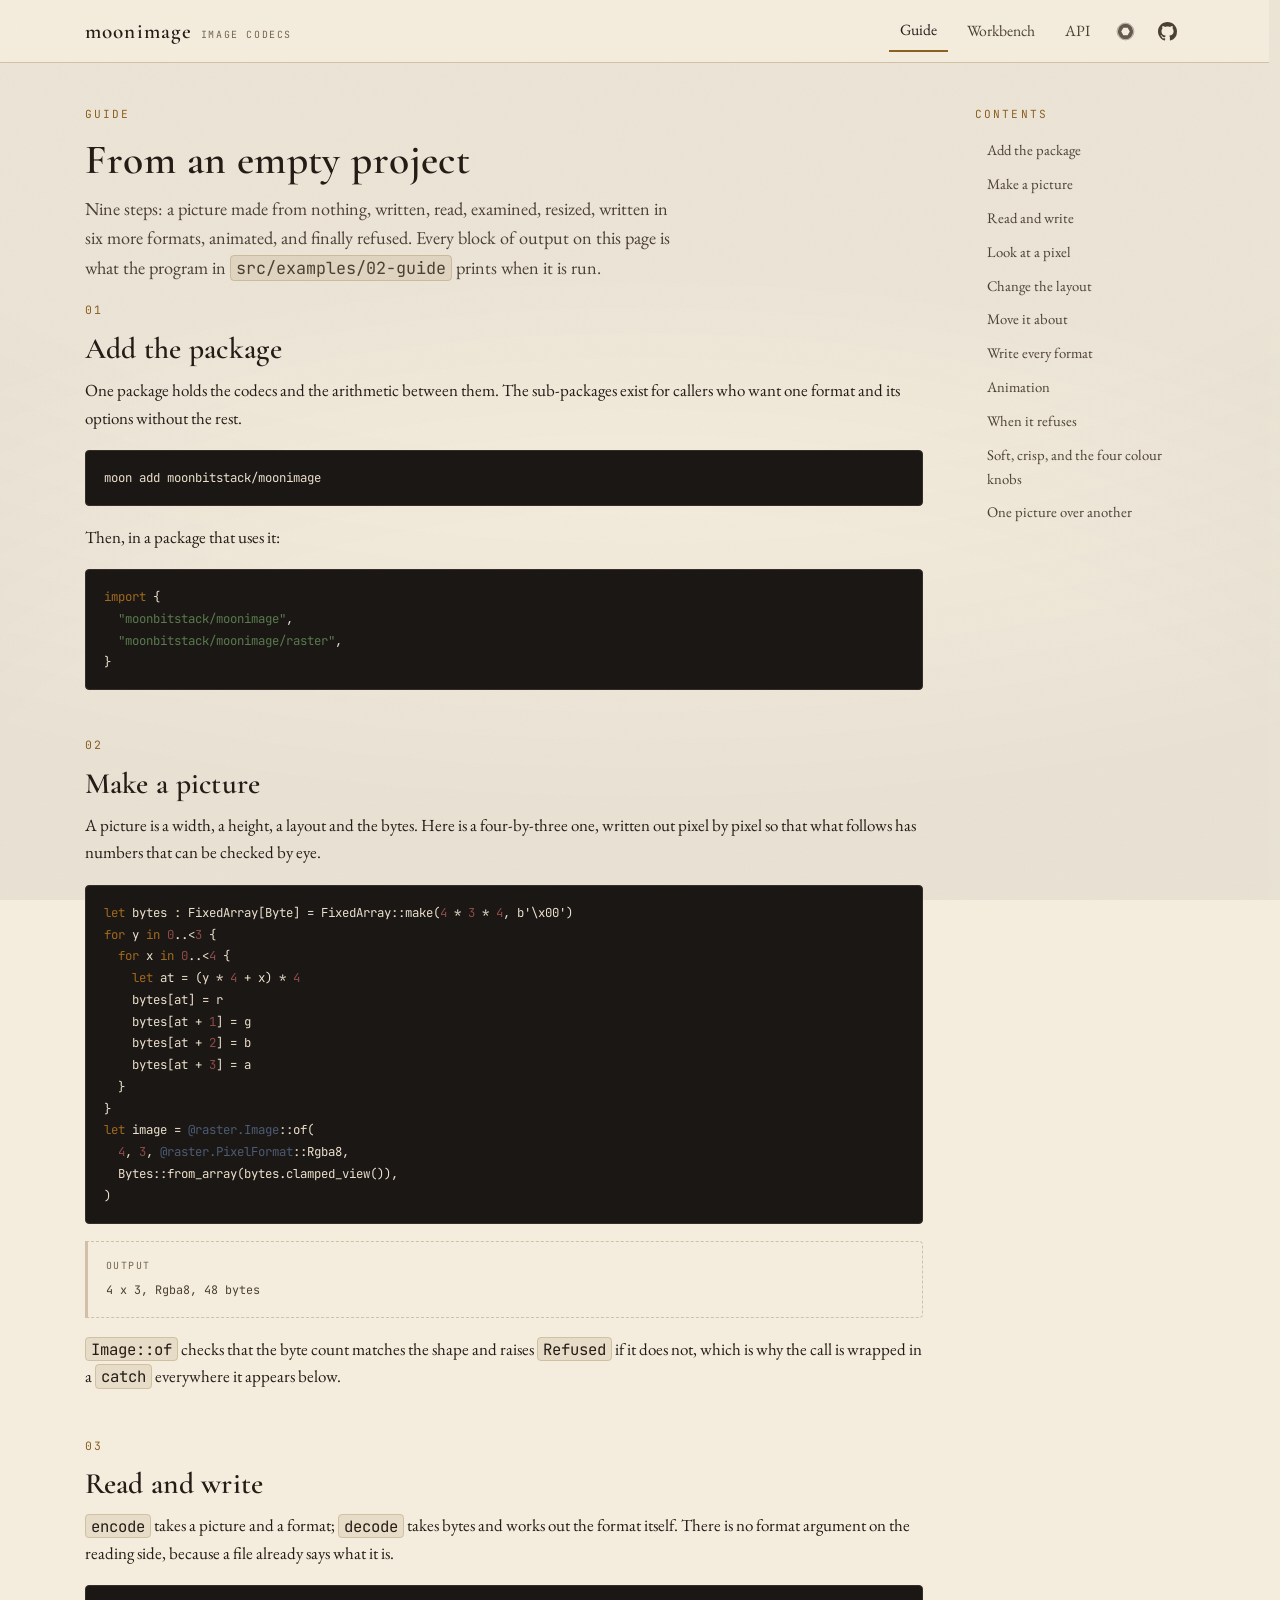
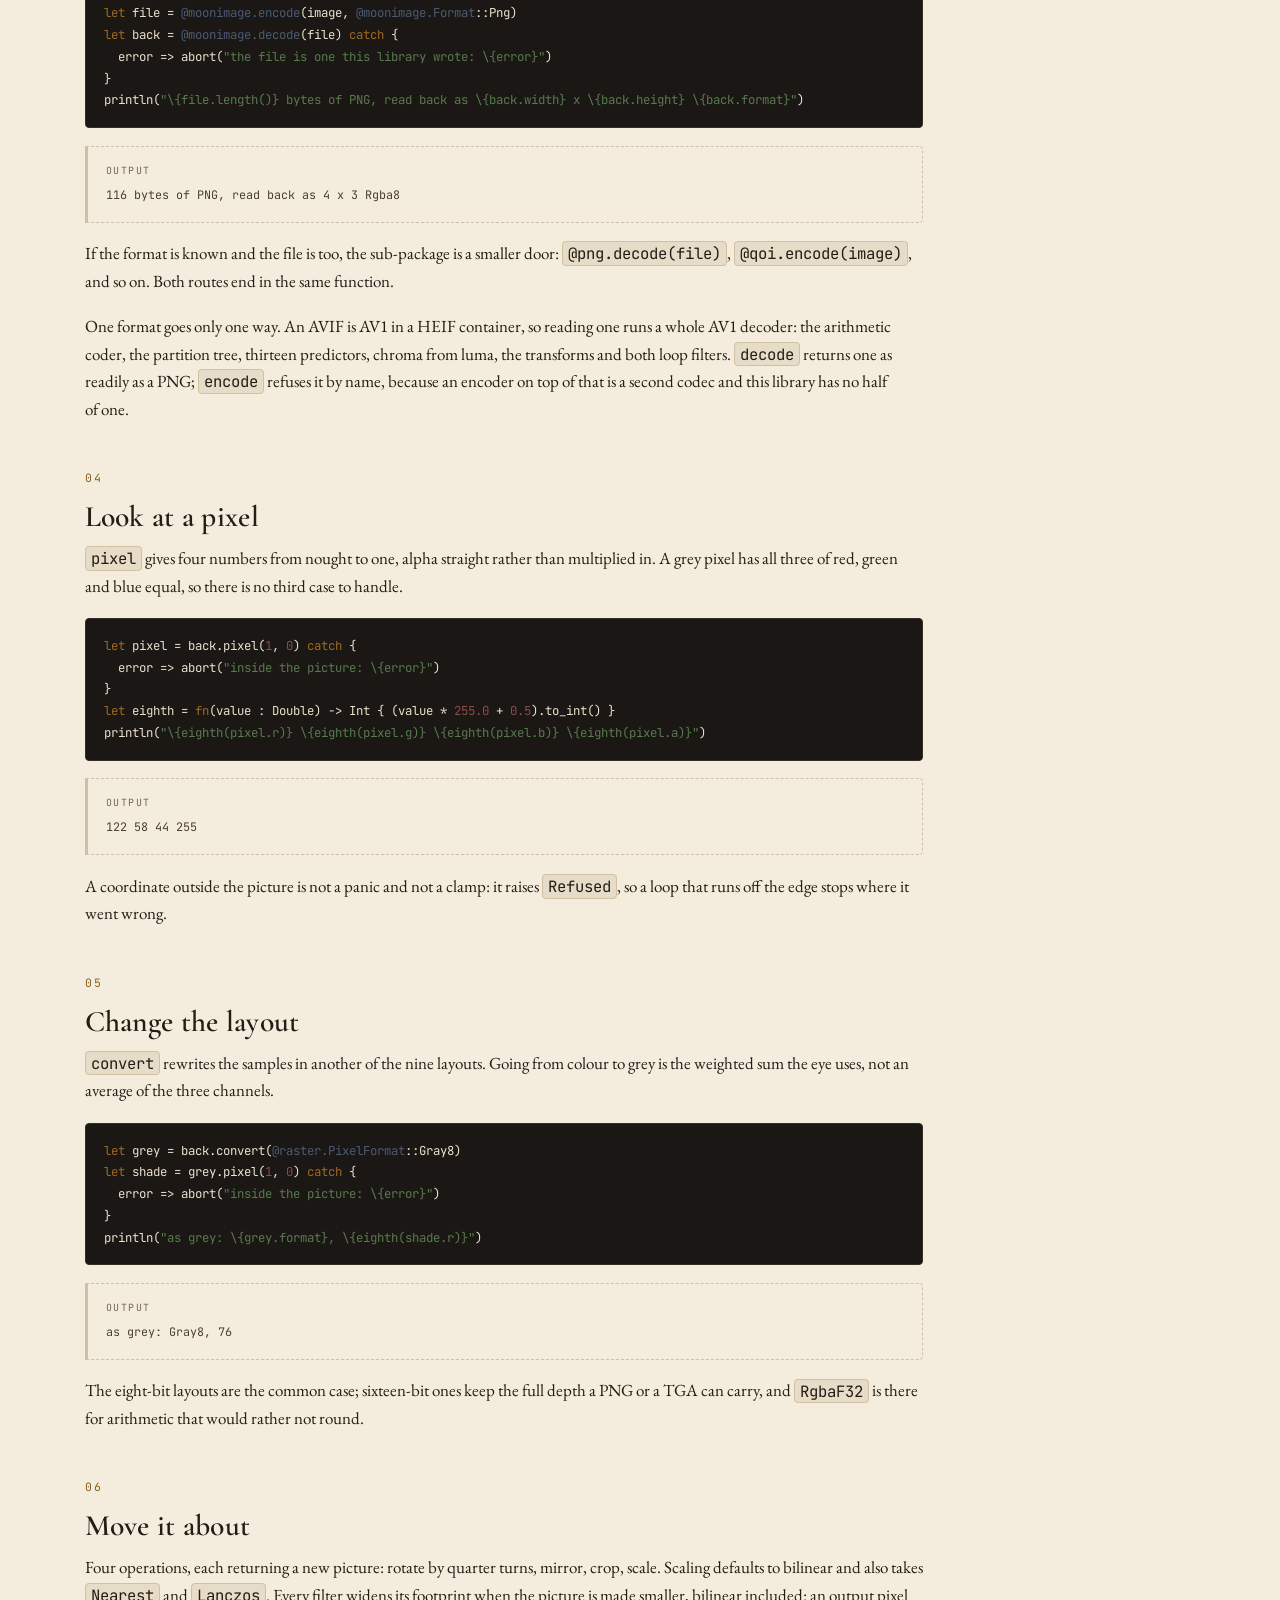
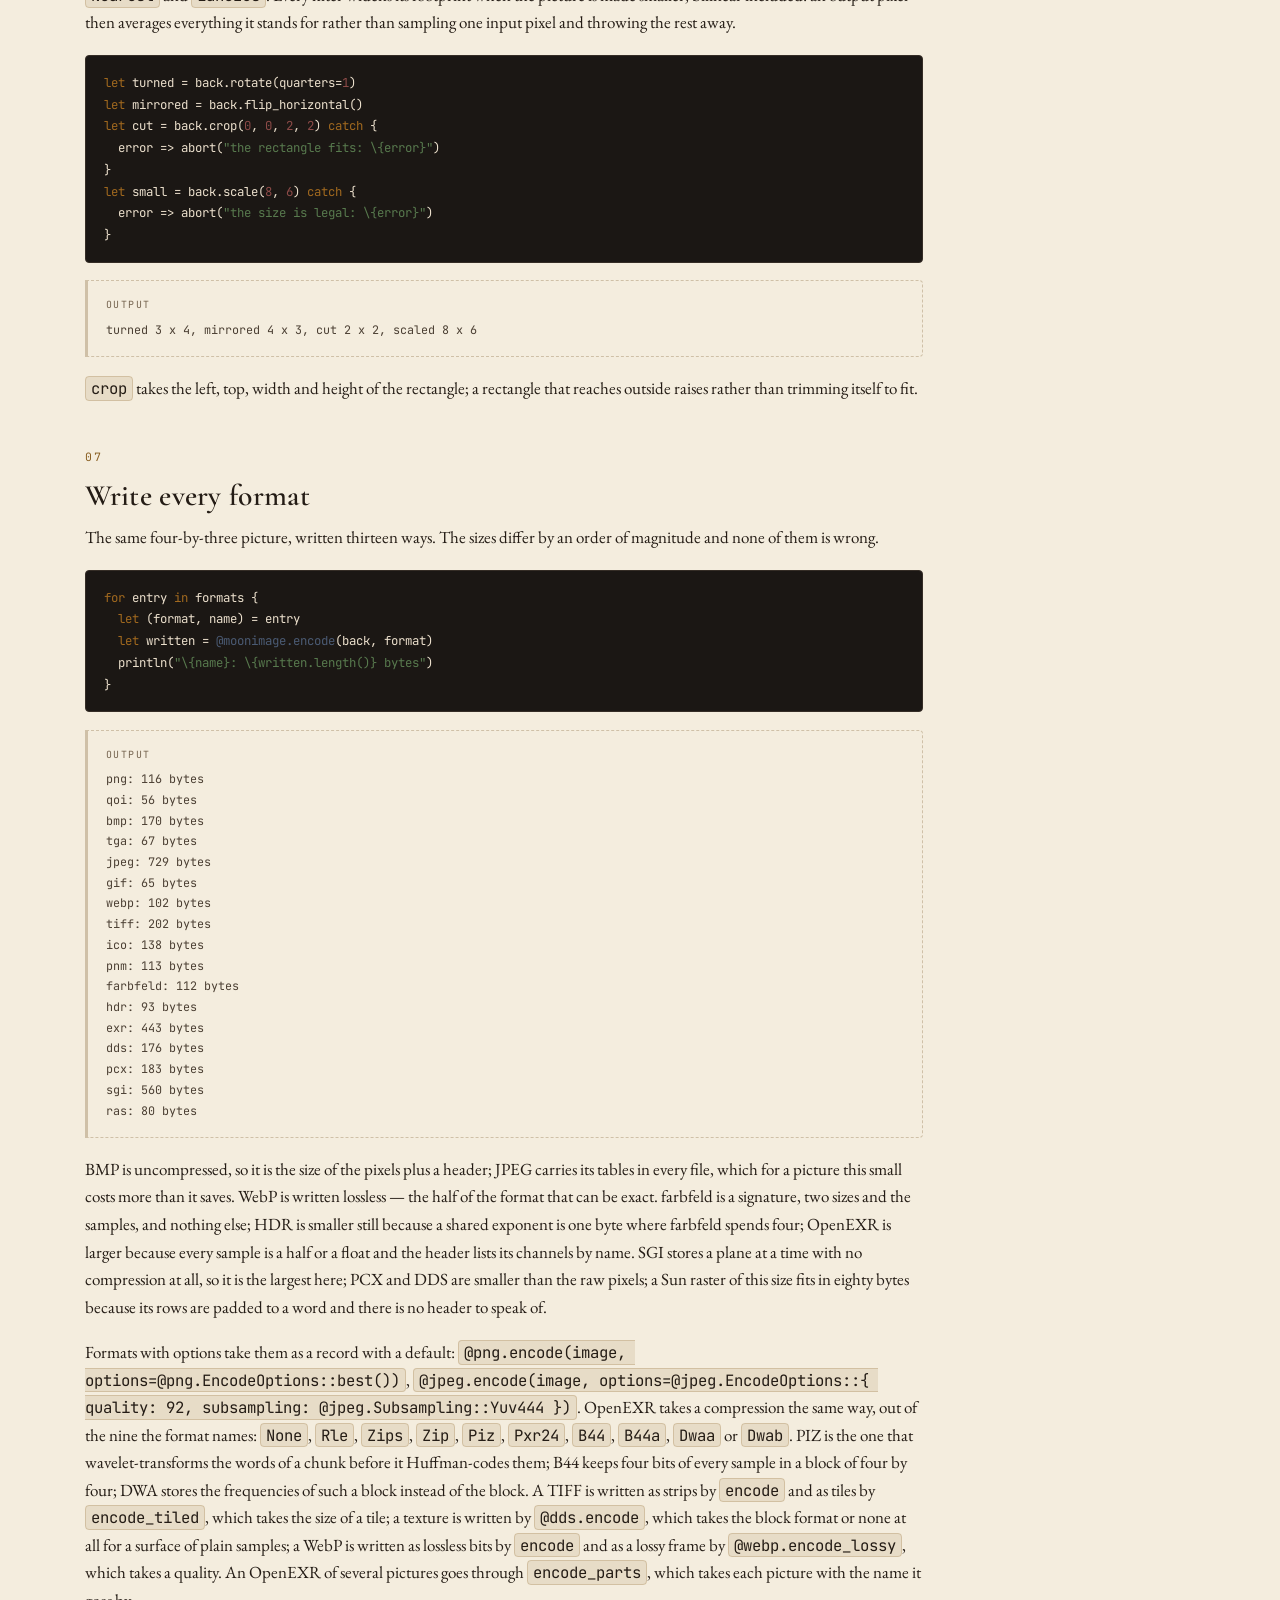
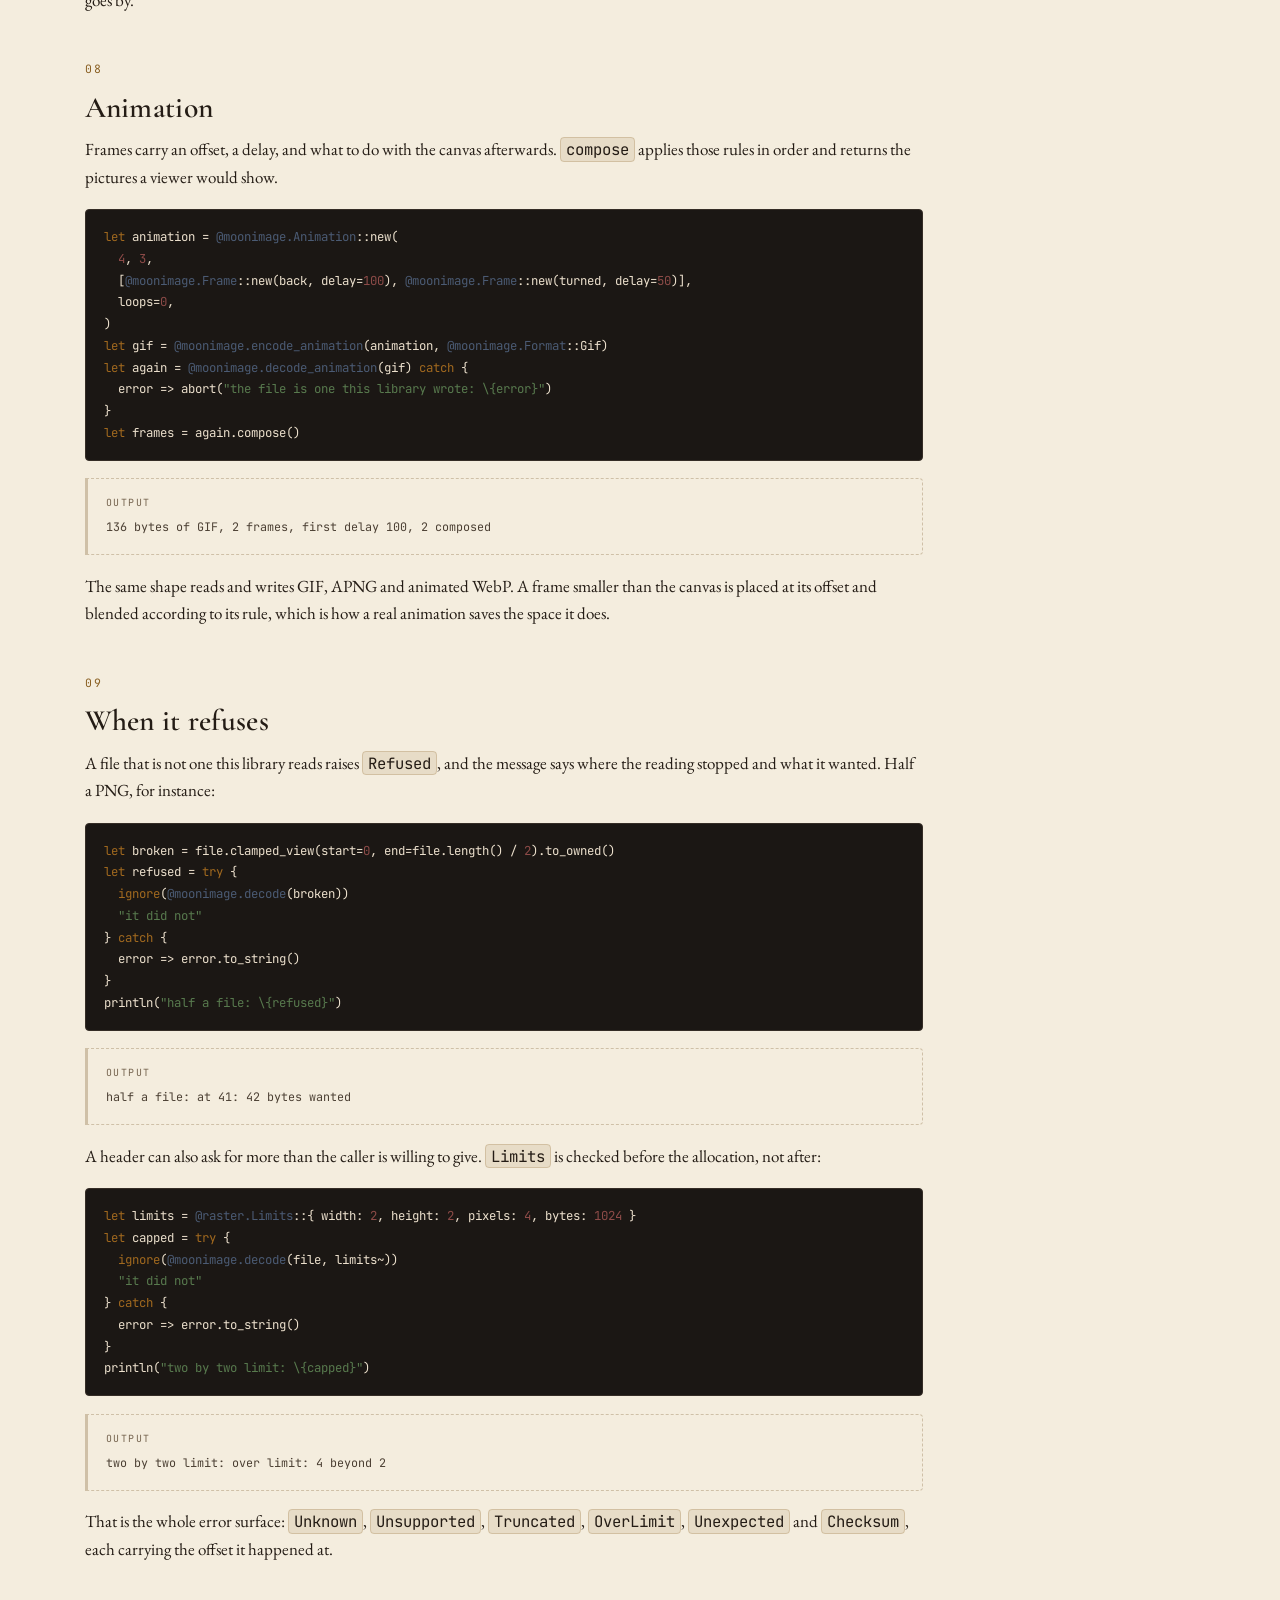
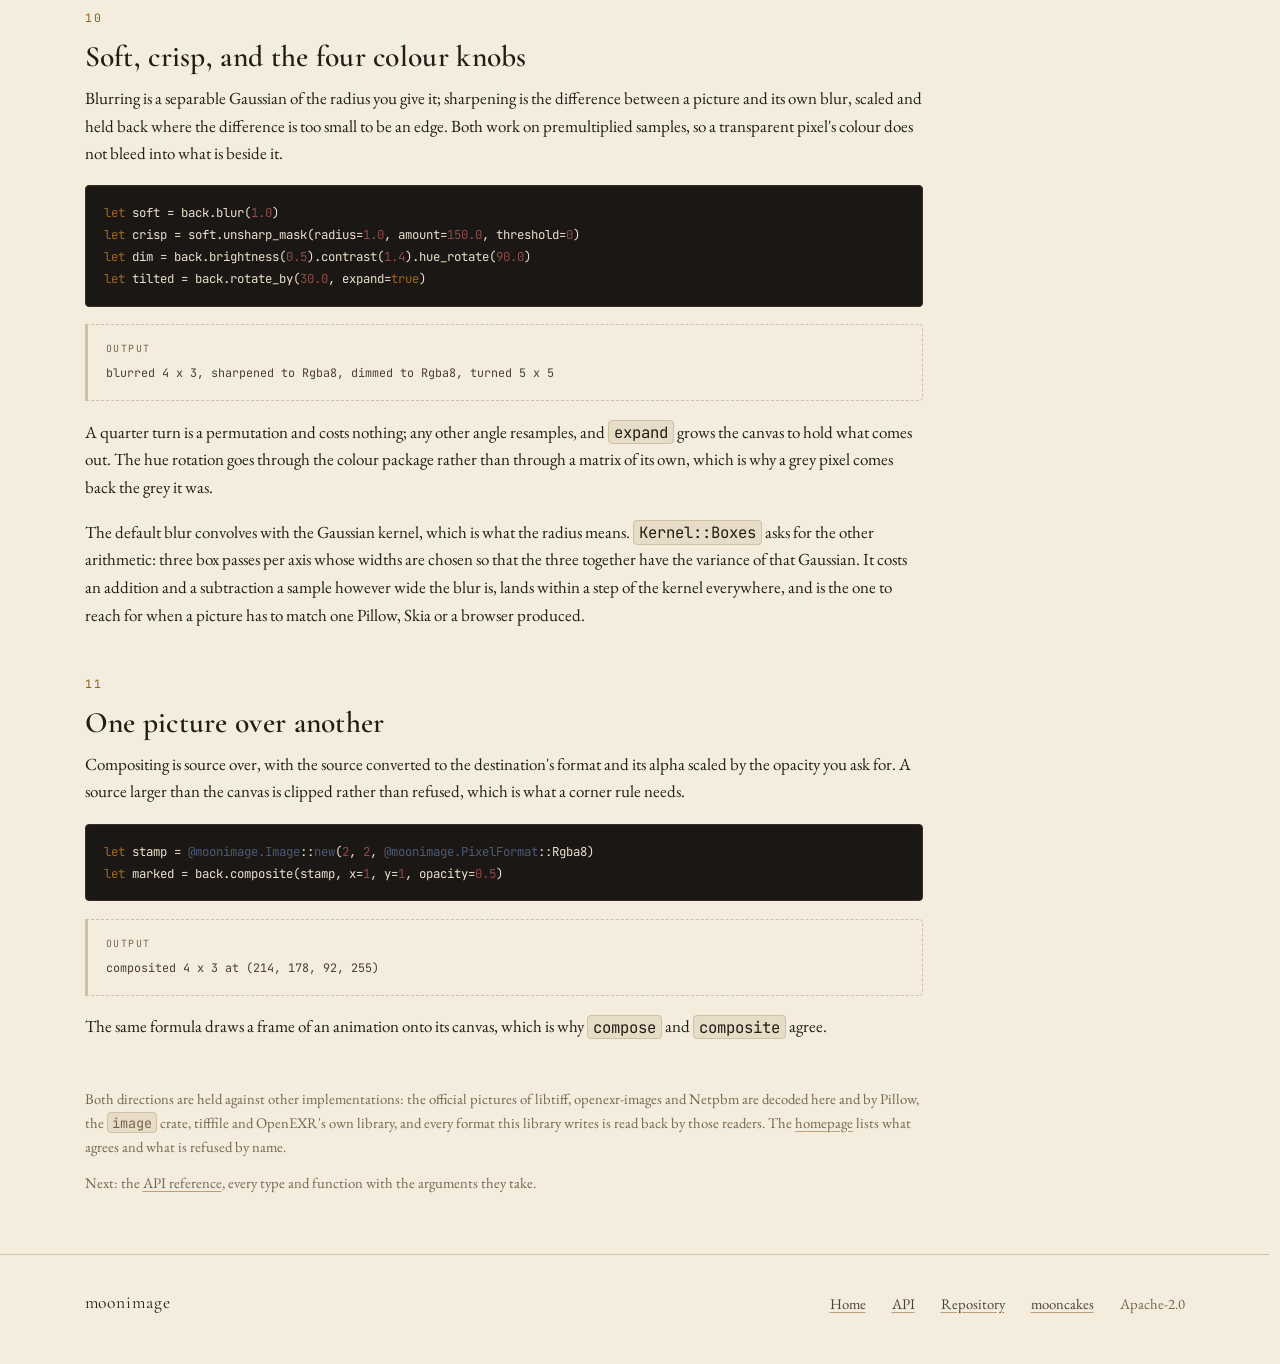
<file: docs/guide.html>
<!doctype html>
<html lang="en">
<head>
<meta charset="utf-8">
<meta name="viewport" content="width=device-width, initial-scale=1">
<meta name="color-scheme" content="light dark">

<title>Guide — moonimage</title>
<meta name="description" content="From an empty project to seven formats: reading, pixels, layouts, geometry, writing, animation, and what happens when a file is not one this library reads.">
<script>
  // The stock is chosen before the first paint, so nothing flashes the wrong
  // colour while the stylesheet loads.
  (() => {
    let stored = null;
    try {
      stored = localStorage.getItem("moonimage-theme");
    } catch {}
    const theme = stored === "light" || stored === "dark"
      ? stored
      : (window.matchMedia("(prefers-color-scheme: dark)").matches ? "dark" : "light");
    document.documentElement.dataset.theme = theme;
  })();
</script>
<link rel="icon" href="favicon.svg" type="image/svg+xml">
<link rel="preconnect" href="https://fonts.googleapis.com">
<link rel="preconnect" href="https://fonts.gstatic.com" crossorigin>
<link href="https://fonts.googleapis.com/css2?family=Cormorant+Garamond:wght@500;600&family=EB+Garamond:ital,wght@0,400;0,600;1,400&family=JetBrains+Mono:wght@400;500&display=swap" rel="stylesheet">
<link rel="stylesheet" href="style.css">
</head>
<body>

<header class="top">
  <nav>
    <a class="brand" href="index.html"><b>moonimage</b><span>image codecs</span></a>
    <a class="link" href="guide.html" aria-current="page">Guide</a>
    <a class="link" href="showcase.html">Workbench</a>
    <a class="link" href="api.html">API</a>
    <a class="icon-link" href="https://github.com/moonbitstack/moonimage" aria-label="The repository" title="github.com/moonbitstack/moonimage">
      <svg viewBox="0 0 16 16" fill="currentColor" aria-hidden="true"><path d="M8 0C3.58 0 0 3.58 0 8c0 3.54 2.29 6.53 5.47 7.59.4.07.55-.17.55-.38 0-.19-.01-.82-.01-1.49-2.01.37-2.53-.49-2.69-.94-.09-.23-.48-.94-.82-1.13-.28-.15-.68-.52-.01-.53.63-.01 1.08.58 1.23.82.72 1.21 1.87.87 2.33.66.07-.52.28-.87.51-1.07-1.78-.2-3.64-.89-3.64-3.95 0-.87.31-1.59.82-2.15-.08-.2-.36-1.02.08-2.12 0 0 .67-.21 2.2.82.64-.18 1.32-.27 2-.27s1.36.09 2 .27c1.53-1.04 2.2-.82 2.2-.82.44 1.1.16 1.92.08 2.12.51.56.82 1.27.82 2.15 0 3.07-1.87 3.75-3.65 3.95.29.25.54.73.54 1.48 0 1.07-.01 1.93-.01 2.2 0 .21.15.46.55.38A8.01 8.01 0 0 0 16 8c0-4.42-3.58-8-8-8Z"/></svg>
    </a>
  </nav>
</header>

<main class="wrap">
  <div class="guide">
    <div>
      <p class="eyebrow">Guide</p>
      <h1 style="font-size: 2.6rem; max-width: none; margin-bottom: 10px;">From an empty project</h1>
      <p class="lede" style="margin-top: 0;">
        Nine steps: a picture made from nothing, written, read, examined,
        resized, written in six more formats, animated, and finally refused.
        Every block of output on this page is what the program in
        <code>src/examples/02-guide</code> prints when it is run.
      </p>

      <article class="step" id="add">
        <p class="num">01</p>
        <h2>Add the package</h2>
        <p>
          One package holds the codecs and the arithmetic between them. The
          sub-packages exist for callers who want one format and its options
          without the rest.
        </p>
<pre><code>moon add moonbitstack/moonimage</code></pre>
        <p>Then, in a package that uses it:</p>
<pre><code><span class="tok-kw">import</span> {
  <span class="tok-str">"moonbitstack/moonimage"</span>,
  <span class="tok-str">"moonbitstack/moonimage/raster"</span>,
}</code></pre>
      </article>

      <article class="step" id="make">
        <p class="num">02</p>
        <h2>Make a picture</h2>
        <p>
          A picture is a width, a height, a layout and the bytes. Here is a
          four-by-three one, written out pixel by pixel so that what follows has
          numbers that can be checked by eye.
        </p>
<pre><code><span class="tok-kw">let</span> bytes : FixedArray[Byte] = FixedArray::make(<span class="tok-num">4</span> * <span class="tok-num">3</span> * <span class="tok-num">4</span>, b'\x00')
<span class="tok-kw">for</span> y <span class="tok-kw">in</span> <span class="tok-num">0</span>..&lt;<span class="tok-num">3</span> {
  <span class="tok-kw">for</span> x <span class="tok-kw">in</span> <span class="tok-num">0</span>..&lt;<span class="tok-num">4</span> {
    <span class="tok-kw">let</span> at = (y * <span class="tok-num">4</span> + x) * <span class="tok-num">4</span>
    bytes[at] = r
    bytes[at + <span class="tok-num">1</span>] = g
    bytes[at + <span class="tok-num">2</span>] = b
    bytes[at + <span class="tok-num">3</span>] = a
  }
}
<span class="tok-kw">let</span> image = <span class="tok-fn">@raster.Image</span>::of(
  <span class="tok-num">4</span>, <span class="tok-num">3</span>, <span class="tok-fn">@raster.PixelFormat</span>::Rgba8,
  Bytes::from_array(bytes.clamped_view()),
)</code></pre>
<pre class="output"><code>4 x 3, Rgba8, 48 bytes</code></pre>
        <p>
          <code>Image::of</code> checks that the byte count matches the shape and
          raises <code>Refused</code> if it does not, which is why the call is
          wrapped in a <code>catch</code> everywhere it appears below.
        </p>
      </article>

      <article class="step" id="read">
        <p class="num">03</p>
        <h2>Read and write</h2>
        <p>
          <code>encode</code> takes a picture and a format; <code>decode</code>
          takes bytes and works out the format itself. There is no format
          argument on the reading side, because a file already says what it is.
        </p>
<pre><code><span class="tok-kw">let</span> file = <span class="tok-fn">@moonimage.encode</span>(image, <span class="tok-fn">@moonimage.Format</span>::Png)
<span class="tok-kw">let</span> back = <span class="tok-fn">@moonimage.decode</span>(file) <span class="tok-kw">catch</span> {
  error =&gt; abort(<span class="tok-str">"the file is one this library wrote: \{error}"</span>)
}
println(<span class="tok-str">"\{file.length()} bytes of PNG, read back as \{back.width} x \{back.height} \{back.format}"</span>)</code></pre>
<pre class="output"><code>116 bytes of PNG, read back as 4 x 3 Rgba8</code></pre>
        <p>
          If the format is known and the file is too, the sub-package is a
          smaller door: <code>@png.decode(file)</code>,
          <code>@qoi.encode(image)</code>, and so on. Both routes end in the same
          function.
        </p>
        <p>
          One format goes only one way. An AVIF is AV1 in a HEIF container, so
          reading one runs a whole AV1 decoder: the arithmetic coder, the
          partition tree, thirteen predictors, chroma from luma, the transforms
          and both loop filters. <code>decode</code> returns one as readily as a
          PNG; <code>encode</code> refuses it by name, because an encoder on top
          of that is a second codec and this library has no half of one.
        </p>
      </article>

      <article class="step" id="pixels">
        <p class="num">04</p>
        <h2>Look at a pixel</h2>
        <p>
          <code>pixel</code> gives four numbers from nought to one, alpha
          straight rather than multiplied in. A grey pixel has all three of red,
          green and blue equal, so there is no third case to handle.
        </p>
<pre><code><span class="tok-kw">let</span> pixel = back.pixel(<span class="tok-num">1</span>, <span class="tok-num">0</span>) <span class="tok-kw">catch</span> {
  error =&gt; abort(<span class="tok-str">"inside the picture: \{error}"</span>)
}
<span class="tok-kw">let</span> eighth = <span class="tok-kw">fn</span>(value : Double) -&gt; Int { (value * <span class="tok-num">255.0</span> + <span class="tok-num">0.5</span>).to_int() }
println(<span class="tok-str">"\{eighth(pixel.r)} \{eighth(pixel.g)} \{eighth(pixel.b)} \{eighth(pixel.a)}"</span>)</code></pre>
<pre class="output"><code>122 58 44 255</code></pre>
        <p>
          A coordinate outside the picture is not a panic and not a clamp: it
          raises <code>Refused</code>, so a loop that runs off the edge stops
          where it went wrong.
        </p>
      </article>

      <article class="step" id="layouts">
        <p class="num">05</p>
        <h2>Change the layout</h2>
        <p>
          <code>convert</code> rewrites the samples in another of the nine
          layouts. Going from colour to grey is the weighted sum the eye uses,
          not an average of the three channels.
        </p>
<pre><code><span class="tok-kw">let</span> grey = back.convert(<span class="tok-fn">@raster.PixelFormat</span>::Gray8)
<span class="tok-kw">let</span> shade = grey.pixel(<span class="tok-num">1</span>, <span class="tok-num">0</span>) <span class="tok-kw">catch</span> {
  error =&gt; abort(<span class="tok-str">"inside the picture: \{error}"</span>)
}
println(<span class="tok-str">"as grey: \{grey.format}, \{eighth(shade.r)}"</span>)</code></pre>
<pre class="output"><code>as grey: Gray8, 76</code></pre>
        <p>
          The eight-bit layouts are the common case; sixteen-bit ones keep the
          full depth a PNG or a TGA can carry, and <code>RgbaF32</code> is there
          for arithmetic that would rather not round.
        </p>
      </article>

      <article class="step" id="geometry">
        <p class="num">06</p>
        <h2>Move it about</h2>
        <p>
          Four operations, each returning a new picture: rotate by quarter
          turns, mirror, crop, scale. Scaling defaults to bilinear and also
          takes <code>Nearest</code> and <code>Lanczos</code>. Every filter
          widens its footprint when the picture is made smaller, bilinear
          included: an output pixel then averages everything it stands for
          rather than sampling one input pixel and throwing the rest away.
        </p>
<pre><code><span class="tok-kw">let</span> turned = back.rotate(quarters=<span class="tok-num">1</span>)
<span class="tok-kw">let</span> mirrored = back.flip_horizontal()
<span class="tok-kw">let</span> cut = back.crop(<span class="tok-num">0</span>, <span class="tok-num">0</span>, <span class="tok-num">2</span>, <span class="tok-num">2</span>) <span class="tok-kw">catch</span> {
  error =&gt; abort(<span class="tok-str">"the rectangle fits: \{error}"</span>)
}
<span class="tok-kw">let</span> small = back.scale(<span class="tok-num">8</span>, <span class="tok-num">6</span>) <span class="tok-kw">catch</span> {
  error =&gt; abort(<span class="tok-str">"the size is legal: \{error}"</span>)
}</code></pre>
<pre class="output"><code>turned 3 x 4, mirrored 4 x 3, cut 2 x 2, scaled 8 x 6</code></pre>
        <p>
          <code>crop</code> takes the left, top, width and height of the
          rectangle; a rectangle that reaches outside raises rather than
          trimming itself to fit.
        </p>
      </article>

      <article class="step" id="formats">
        <p class="num">07</p>
        <h2>Write every format</h2>
        <p>
          The same four-by-three picture, written thirteen ways. The sizes
          differ by an order of magnitude and none of them is wrong.
        </p>
<pre><code><span class="tok-kw">for</span> entry <span class="tok-kw">in</span> formats {
  <span class="tok-kw">let</span> (format, name) = entry
  <span class="tok-kw">let</span> written = <span class="tok-fn">@moonimage.encode</span>(back, format)
  println(<span class="tok-str">"\{name}: \{written.length()} bytes"</span>)
}</code></pre>
<pre class="output"><code>png: 116 bytes
qoi: 56 bytes
bmp: 170 bytes
tga: 67 bytes
jpeg: 729 bytes
gif: 65 bytes
webp: 102 bytes
tiff: 202 bytes
ico: 138 bytes
pnm: 113 bytes
farbfeld: 112 bytes
hdr: 93 bytes
exr: 443 bytes
dds: 176 bytes
pcx: 183 bytes
sgi: 560 bytes
ras: 80 bytes</code></pre>
        <p>
          BMP is uncompressed, so it is the size of the pixels plus a header;
          JPEG carries its tables in every file, which for a picture this small
          costs more than it saves. WebP is written lossless — the half of the
          format that can be exact. farbfeld is a signature, two sizes and the
          samples, and nothing else; HDR is smaller still because a shared
          exponent is one byte where farbfeld spends four; OpenEXR is larger
          because every sample is a half or a float and the header lists its
          channels by name. SGI stores a plane at a time with no compression at
          all, so it is the largest here; PCX and DDS are smaller than the raw
          pixels; a Sun raster of this size fits in eighty bytes because its
          rows are padded to a word and there is no header to speak of.
        </p>
        <p>
          Formats with options take them as a record with a default:
          <code>@png.encode(image, options=@png.EncodeOptions::best())</code>,
          <code>@jpeg.encode(image, options=@jpeg.EncodeOptions::{ quality: 92, subsampling: @jpeg.Subsampling::Yuv444 })</code>.
          OpenEXR takes a compression the same way, out of the nine the format
          names: <code>None</code>, <code>Rle</code>, <code>Zips</code>,
          <code>Zip</code>, <code>Piz</code>, <code>Pxr24</code>,
          <code>B44</code>, <code>B44a</code>, <code>Dwaa</code> or
          <code>Dwab</code>. PIZ is the one that wavelet-transforms the words of
          a chunk before it Huffman-codes them; B44 keeps four bits of every
          sample in a block of four by four; DWA stores the frequencies of such a
          block instead of the block. A TIFF is written as strips by
          <code>encode</code> and as tiles by <code>encode_tiled</code>, which
          takes the size of a tile; a texture is written by
          <code>@dds.encode</code>, which takes the block format or none at all
          for a surface of plain samples; a WebP is written as lossless bits by
          <code>encode</code> and as a lossy frame by
          <code>@webp.encode_lossy</code>, which takes a quality. An OpenEXR of
          several pictures goes through <code>encode_parts</code>, which takes
          each picture with the name it goes by.
        </p>
      </article>

      <article class="step" id="animation">
        <p class="num">08</p>
        <h2>Animation</h2>
        <p>
          Frames carry an offset, a delay, and what to do with the canvas
          afterwards. <code>compose</code> applies those rules in order and
          returns the pictures a viewer would show.
        </p>
<pre><code><span class="tok-kw">let</span> animation = <span class="tok-fn">@moonimage.Animation</span>::new(
  <span class="tok-num">4</span>, <span class="tok-num">3</span>,
  [<span class="tok-fn">@moonimage.Frame</span>::new(back, delay=<span class="tok-num">100</span>), <span class="tok-fn">@moonimage.Frame</span>::new(turned, delay=<span class="tok-num">50</span>)],
  loops=<span class="tok-num">0</span>,
)
<span class="tok-kw">let</span> gif = <span class="tok-fn">@moonimage.encode_animation</span>(animation, <span class="tok-fn">@moonimage.Format</span>::Gif)
<span class="tok-kw">let</span> again = <span class="tok-fn">@moonimage.decode_animation</span>(gif) <span class="tok-kw">catch</span> {
  error =&gt; abort(<span class="tok-str">"the file is one this library wrote: \{error}"</span>)
}
<span class="tok-kw">let</span> frames = again.compose()</code></pre>
<pre class="output"><code>136 bytes of GIF, 2 frames, first delay 100, 2 composed</code></pre>
        <p>
          The same shape reads and writes GIF, APNG and animated WebP. A frame
          smaller than the canvas is placed at its offset and blended according
          to its rule, which is how a real animation saves the space it does.
        </p>
      </article>

      <article class="step" id="refuse">
        <p class="num">09</p>
        <h2>When it refuses</h2>
        <p>
          A file that is not one this library reads raises
          <code>Refused</code>, and the message says where the reading stopped
          and what it wanted. Half a PNG, for instance:
        </p>
<pre><code><span class="tok-kw">let</span> broken = file.clamped_view(start=<span class="tok-num">0</span>, end=file.length() / <span class="tok-num">2</span>).to_owned()
<span class="tok-kw">let</span> refused = <span class="tok-kw">try</span> {
  <span class="tok-kw">ignore</span>(<span class="tok-fn">@moonimage.decode</span>(broken))
  <span class="tok-str">"it did not"</span>
} <span class="tok-kw">catch</span> {
  error =&gt; error.to_string()
}
println(<span class="tok-str">"half a file: \{refused}"</span>)</code></pre>
<pre class="output"><code>half a file: at 41: 42 bytes wanted</code></pre>
        <p>
          A header can also ask for more than the caller is willing to give.
          <code>Limits</code> is checked before the allocation, not after:
        </p>
<pre><code><span class="tok-kw">let</span> limits = <span class="tok-fn">@raster.Limits</span>::{ width: <span class="tok-num">2</span>, height: <span class="tok-num">2</span>, pixels: <span class="tok-num">4</span>, bytes: <span class="tok-num">1024</span> }
<span class="tok-kw">let</span> capped = <span class="tok-kw">try</span> {
  <span class="tok-kw">ignore</span>(<span class="tok-fn">@moonimage.decode</span>(file, limits~))
  <span class="tok-str">"it did not"</span>
} <span class="tok-kw">catch</span> {
  error =&gt; error.to_string()
}
println(<span class="tok-str">"two by two limit: \{capped}"</span>)</code></pre>
<pre class="output"><code>two by two limit: over limit: 4 beyond 2</code></pre>
        <p>
          That is the whole error surface: <code>Unknown</code>,
          <code>Unsupported</code>, <code>Truncated</code>,
          <code>OverLimit</code>, <code>Unexpected</code> and
          <code>Checksum</code>, each carrying the offset it happened at.
        </p>
      </article>

      <article class="step" id="filters">
        <p class="num">10</p>
        <h2>Soft, crisp, and the four colour knobs</h2>
        <p>
          Blurring is a separable Gaussian of the radius you give it;
          sharpening is the difference between a picture and its own blur,
          scaled and held back where the difference is too small to be an edge.
          Both work on premultiplied samples, so a transparent pixel's colour
          does not bleed into what is beside it.
        </p>
<pre><code><span class="tok-kw">let</span> soft = back.blur(<span class="tok-num">1.0</span>)
<span class="tok-kw">let</span> crisp = soft.unsharp_mask(radius=<span class="tok-num">1.0</span>, amount=<span class="tok-num">150.0</span>, threshold=<span class="tok-num">0</span>)
<span class="tok-kw">let</span> dim = back.brightness(<span class="tok-num">0.5</span>).contrast(<span class="tok-num">1.4</span>).hue_rotate(<span class="tok-num">90.0</span>)
<span class="tok-kw">let</span> tilted = back.rotate_by(<span class="tok-num">30.0</span>, expand=<span class="tok-kw">true</span>)</code></pre>
<pre class="output"><code>blurred 4 x 3, sharpened to Rgba8, dimmed to Rgba8, turned 5 x 5</code></pre>
        <p>
          A quarter turn is a permutation and costs nothing; any other angle
          resamples, and <code>expand</code> grows the canvas to hold what comes
          out. The hue rotation goes through the colour package rather than
          through a matrix of its own, which is why a grey pixel comes back the
          grey it was.
        </p>
        <p>
          The default blur convolves with the Gaussian kernel, which is what the
          radius means. <code>Kernel::Boxes</code> asks for the other arithmetic:
          three box passes per axis whose widths are chosen so that the three
          together have the variance of that Gaussian. It costs an addition and
          a subtraction a sample however wide the blur is, lands within a step
          of the kernel everywhere, and is the one to reach for when a picture
          has to match one Pillow, Skia or a browser produced.
        </p>
      </article>

      <article class="step" id="composite">
        <p class="num">11</p>
        <h2>One picture over another</h2>
        <p>
          Compositing is source over, with the source converted to the
          destination's format and its alpha scaled by the opacity you ask for.
          A source larger than the canvas is clipped rather than refused, which
          is what a corner rule needs.
        </p>
<pre><code><span class="tok-kw">let</span> stamp = <span class="tok-fn">@moonimage.Image</span>::<span class="tok-fn">new</span>(<span class="tok-num">2</span>, <span class="tok-num">2</span>, <span class="tok-fn">@moonimage.PixelFormat</span>::Rgba8)
<span class="tok-kw">let</span> marked = back.composite(stamp, x=<span class="tok-num">1</span>, y=<span class="tok-num">1</span>, opacity=<span class="tok-num">0.5</span>)</code></pre>
<pre class="output"><code>composited 4 x 3 at (214, 178, 92, 255)</code></pre>
        <p>
          The same formula draws a frame of an animation onto its canvas, which
          is why <code>compose</code> and <code>composite</code> agree.
        </p>
      </article>

      <p class="note" style="margin-top: 30px;">
        Both directions are held against other implementations: the official
        pictures of libtiff, openexr-images and Netpbm are decoded here and by
        Pillow, the <code>image</code> crate, tifffile and OpenEXR's own
        library, and every format this library writes is read back by those
        readers. The <a href="index.html#consistency">homepage</a> lists what
        agrees and what is refused by name.
      </p>
      <p class="note">
        Next: the <a href="api.html">API reference</a>, every type and function
        with the arguments they take.
      </p>
    </div>

    <aside>
      <p class="eyebrow">Contents</p>
      <a href="#add">Add the package</a>
      <a href="#make">Make a picture</a>
      <a href="#read">Read and write</a>
      <a href="#pixels">Look at a pixel</a>
      <a href="#layouts">Change the layout</a>
      <a href="#geometry">Move it about</a>
      <a href="#formats">Write every format</a>
      <a href="#animation">Animation</a>
      <a href="#refuse">When it refuses</a>
      <a href="#filters">Soft, crisp, and the four colour knobs</a>
      <a href="#composite">One picture over another</a>
    </aside>
  </div>
</main>

<footer>
  <div class="wrap row">
    <span class="mark">moonimage</span>
    <a href="index.html">Home</a>
    <a href="api.html">API</a>
    <a href="https://github.com/moonbitstack/moonimage">Repository</a>
    <a href="https://mooncakes.io/docs/#/moonbitstack/moonimage/">mooncakes</a>
    <span>Apache-2.0</span>
  </div>
</footer>

<script src="theme.js" defer></script>
</body>
</html>
</file>
<file: docs/style.css>
/* Copyright 2026 Leo Cheng
 * SPDX-License-Identifier: Apache-2.0
 *
 * Two designs, not one inverted.
 *
 * Daylight is a print on warm paper: ink that is brown rather than black, brass
 * rules, a vignette where the light fell off, and a little grain so the paper is
 * paper. The darkroom is the same room after the lamp goes off: a safelight in
 * the top corner, surfaces that catch a hairline of it along their top edge,
 * shadows that stop working as shadows and become edges, and a display face set
 * a weight lighter because light on dark reads heavier than dark on light.
 *
 * Code is the one thing that carries across: by day it is a darkroom in the
 * middle of the page, and at night it is the sheet on the enlarger — lighter than
 * what surrounds it, lit from above.
 */

:root {
  color-scheme: light dark;

  /* Daylight first, the darkroom second, in the same pair. */
  --paper: light-dark(#f4edde, #131110);
  --paper-deep: light-dark(#eae0cc, #0b0a09);
  --card: light-dark(#fbf7ee, #1c1815);
  --ink: light-dark(#241c15, #f2e8d6);
  --ink-soft: light-dark(#4c4034, #c9baa4);
  --ink-faint: light-dark(#75644f, #9b8b74);
  --rule: light-dark(#cfc0a7, #362c23);
  --rule-soft: light-dark(#ddd1bb, #241e18);
  --brass: light-dark(#8a6023, #e0a95e);
  --brass-bright: light-dark(#c9a15e, #f3c98d);
  --oxblood: light-dark(#7a3a2c, #d98d75);
  --sage: light-dark(#4f6a54, #a7c3ab);
  --code: light-dark(#1b1714, #241d18);
  --code-ink: light-dark(#ece0cd, #f5ecdc);
  --code-dim: light-dark(#9c8d78, #ab9a83);
  --code-rule: light-dark(#352d26, #3c3029);
  --shadow-ink: light-dark(rgb(36 28 21 / 7%), rgb(0 0 0 / 55%));
  --glow: light-dark(transparent, rgb(255 214 160 / 6%));

  --grain: 0.045;
  --photo-filter: none;
  --display-weight: 600;

  --serif: "EB Garamond", Georgia, "Times New Roman", serif;
  --display: "Cormorant Garamond", "EB Garamond", Georgia, serif;
  --mono: "JetBrains Mono", ui-monospace, "SF Mono", Menlo, Consolas, monospace;

  --rail: 1180px;
  --pad: clamp(18px, 4vw, 40px);
}

/* The darkroom's own decisions, which are not colours and so cannot live in the
 * pairs above: the weight of the display face, the treatment of photographs, the
 * texture of paper that at night is not paper at all. */
:root[data-theme="dark"] {
  --grain: 0;
  --photo-filter: brightness(0.88) saturate(0.94);
  --display-weight: 500;
}

:root[data-theme="light"] {
  color-scheme: only light;
}

:root[data-theme="dark"] {
  color-scheme: only dark;
}

*,
*::before,
*::after {
  box-sizing: border-box;
}

html {
  -webkit-text-size-adjust: 100%;
  scroll-behavior: smooth;
  font-variant-ligatures: no-contextual;
  /* Room for the bar is always kept, so hiding it at the top of the page does
   * not move the text sideways by eleven pixels. */
  scrollbar-gutter: stable;
}

/* The bar shows while the page moves or under the pointer and hides a moment
 * after: the thumb goes, its place stays. */
@supports selector(::-webkit-scrollbar) {
  :root:not(.scrolling)::-webkit-scrollbar-thumb { background: transparent; border-color: transparent; box-shadow: none; }
}

@supports not selector(::-webkit-scrollbar) {
  :root:not(.scrolling) { scrollbar-color: transparent transparent; }
}

body {
  margin: 0;
  background: var(--paper);
  color: var(--ink);
  font: 400 1.0625rem/1.62 var(--serif);
  text-rendering: optimizeLegibility;
}

/* Where the light falls: a vignette by day, the safelight and the shadow of the
 * room at night. */
body::before {
  content: "";
  position: fixed;
  inset: 0;
  pointer-events: none;
  z-index: 0;
  background:
    radial-gradient(120% 90% at 50% 0%, transparent 55%, rgb(36 28 21 / 5%) 100%),
    radial-gradient(90% 70% at 50% 100%, transparent 60%, rgb(36 28 21 / 4%) 100%);
}

:root[data-theme="dark"] body::before {
  background:
    radial-gradient(78% 55% at 88% -6%, rgb(198 96 44 / 13%), transparent 68%),
    radial-gradient(120% 70% at 50% 104%, rgb(0 0 0 / 55%), transparent 62%);
}

/* Grain: a photograph of paper, not paper. Daylight only — at night the stock is
 * gone and there is nothing to be grainy. */
body::after {
  content: "";
  position: fixed;
  inset: 0;
  z-index: 0;
  pointer-events: none;
  opacity: var(--grain);
  mix-blend-mode: multiply;
  background-image: url("data:image/svg+xml,%3Csvg xmlns='http://www.w3.org/2000/svg' width='140' height='140'%3E%3Cfilter id='n'%3E%3CfeTurbulence type='fractalNoise' baseFrequency='0.85' numOctaves='3'/%3E%3C/filter%3E%3Crect width='140' height='140' filter='url(%23n)' opacity='0.55'/%3E%3C/svg%3E");
}

::selection {
  background: color-mix(in srgb, var(--brass) 26%, transparent);
}

:where(a, button, [tabindex]):focus-visible {
  outline: 2px solid var(--brass);
  outline-offset: 3px;
  border-radius: 2px;
}

/* Scrollbars: the standard properties and the WebKit ones fight, so the
 * standard pair is only declared where WebKit's pseudo-elements do not exist. */
@supports not selector(::-webkit-scrollbar) {
  * {
    scrollbar-width: thin;
    scrollbar-color: color-mix(in srgb, var(--brass) 45%, var(--rule)) transparent;
  }
}

::-webkit-scrollbar {
  width: 11px;
  height: 11px;
}

::-webkit-scrollbar-track {
  background: transparent;
}

::-webkit-scrollbar-thumb {
  background: color-mix(in srgb, var(--brass) 38%, var(--rule));
  border: 3px solid var(--paper);
  border-radius: 8px;
}

::-webkit-scrollbar-thumb:hover {
  background: var(--brass);
}

/* Text that is furniture rather than reading matter: a selection box dragged
 * across the navigation or a plate caption looks like a mistake. Prose, tables
 * of numbers and code stay selectable, because those are what a reader takes
 * away. */
.top,
.brand,
.aperture-toggle,
.icon-link,
.button,
.eyebrow,
.frame figcaption,
.stage .readout,
.panel h3,
table.formats thead th,
.figure,
.kind,
article.step .num,
.api nav,
.guide aside {
  user-select: none;
  -webkit-user-select: none;
}

.frame img,
.stage canvas {
  user-select: none;
  -webkit-user-select: none;
  -webkit-user-drag: none;
}

/* ------------------------------------------------------------------ type */

h1,
h2,
h3,
h4 {
  font-family: var(--display);
  font-weight: var(--display-weight);
  letter-spacing: 0.01em;
  line-height: 1.12;
  margin: 0;
  text-wrap: balance;
}

h1 {
  font-size: clamp(2.4rem, 4.2vw, 3.5rem);
  max-width: 21ch;
}

h2 {
  font-size: clamp(1.75rem, 3.2vw, 2.35rem);
}

h3 {
  font-size: 1.3rem;
  letter-spacing: 0.015em;
}

p {
  margin: 0 0 1.05em;
  text-wrap: pretty;
}

a {
  color: inherit;
  text-decoration-color: color-mix(in srgb, var(--brass) 55%, transparent);
  text-underline-offset: 3px;
}

a:hover {
  text-decoration-color: var(--brass);
}

code,
kbd,
pre,
samp {
  font-family: var(--mono);
  font-variant-ligatures: none;
  font-size: 0.92em;
}

:not(pre) > code {
  background: color-mix(in srgb, var(--brass) 12%, transparent);
  border: 1px solid color-mix(in srgb, var(--brass) 22%, transparent);
  border-radius: 4px;
  padding: 0.05em 0.32em;
  white-space: pre-wrap;
  overflow-wrap: anywhere;
}

hr {
  border: 0;
  border-top: 1px solid var(--rule);
  margin: 3rem 0;
}

/* ------------------------------------------------------------------ shell */

.wrap {
  width: 100%;
  max-width: var(--rail);
  margin-inline: auto;
  padding-inline: var(--pad);
  position: relative;
  z-index: 1;
}

.top {
  position: sticky;
  top: 0;
  z-index: 20;
  background: color-mix(in srgb, var(--paper) 90%, transparent);
  backdrop-filter: blur(10px) saturate(1.1);
  border-bottom: 1px solid var(--rule);
}

.top nav {
  display: flex;
  align-items: center;
  gap: 8px;
  height: 62px;
  max-width: var(--rail);
  margin-inline: auto;
  padding-inline: var(--pad);
}

.brand {
  display: flex;
  align-items: baseline;
  gap: 9px;
  margin-right: auto;
  text-decoration: none;
  font-family: var(--display);
  font-size: 1.32rem;
  letter-spacing: 0.06em;
}

.brand b {
  font-weight: var(--display-weight);
}

.brand span {
  font-family: var(--mono);
  font-size: 0.62rem;
  letter-spacing: 0.16em;
  text-transform: uppercase;
  color: var(--ink-faint);
}

.top a.link {
  text-decoration: none;
  color: var(--ink-soft);
  padding: 7px 11px;
  border-radius: 3px;
  font-size: 0.98rem;
}

.top a.link:hover {
  color: var(--ink);
  background: color-mix(in srgb, var(--brass) 12%, transparent);
}

.top a.link[aria-current="page"] {
  color: var(--ink);
  border-bottom: 2px solid var(--brass);
  border-radius: 3px 3px 0 0;
}

.icon-link {
  display: inline-flex;
  align-items: center;
  justify-content: center;
  width: 34px;
  height: 34px;
  border-radius: 50%;
  color: var(--ink-soft);
  text-decoration: none;
}

.icon-link:hover {
  color: var(--ink);
  background: color-mix(in srgb, var(--brass) 14%, transparent);
}

.icon-link svg {
  width: 19px;
  height: 19px;
  display: block;
}

/* The switch: an aperture, wide open by day and stopped down at night. Both
 * states are drawn, and the blades cross-fade so it reads as the ring turning. */
.aperture-toggle {
  appearance: none;
  display: inline-flex;
  align-items: center;
  justify-content: center;
  width: 34px;
  height: 34px;
  padding: 0;
  border: 0;
  border-radius: 50%;
  background: transparent;
  color: var(--ink-soft);
  cursor: pointer;
  transition: color 180ms ease, background-color 180ms ease;
}

.aperture-toggle:hover {
  color: var(--brass);
  background: color-mix(in srgb, var(--brass) 12%, transparent);
}

.aperture-toggle svg {
  width: 21px;
  height: 21px;
  display: block;
  overflow: visible;
}

.aperture-toggle .ring {
  fill: none;
  stroke: currentColor;
  stroke-width: 1;
  opacity: 0.45;
}

.aperture-toggle .iris {
  fill: currentColor;
  opacity: 0.85;
}

.aperture-toggle g {
  transform-origin: 12px 12px;
  transition: opacity 500ms ease, transform 500ms cubic-bezier(0.34, 0.9, 0.3, 1);
}

.aperture-toggle .closed {
  opacity: 0;
  transform: rotate(-20deg);
}

:root[data-theme="dark"] .aperture-toggle .open {
  opacity: 0;
  transform: rotate(20deg);
}

:root[data-theme="dark"] .aperture-toggle .closed {
  opacity: 1;
  transform: none;
}

:root[data-theme="dark"] .top {
  box-shadow: 0 1px 0 var(--glow);
}

/* --------------------------------------------------------------- masthead */

.hero {
  padding-block: clamp(44px, 7vw, 86px) clamp(30px, 4vw, 54px);
  display: grid;
  grid-template-columns: minmax(0, 1.02fr) minmax(0, 1fr);
  gap: clamp(28px, 4.5vw, 64px);
  align-items: center;
}

.eyebrow {
  font-family: var(--mono);
  font-size: 0.7rem;
  letter-spacing: 0.2em;
  text-transform: uppercase;
  color: var(--brass);
  margin: 0 0 14px;
}

.lede {
  margin-top: 20px;
  font-size: 1.14rem;
  color: var(--ink-soft);
  max-width: 33em;
}

.actions {
  display: flex;
  flex-wrap: wrap;
  gap: 12px;
  margin: 30px 0 0;
}

.button {
  display: inline-flex;
  align-items: center;
  gap: 8px;
  padding: 11px 20px;
  border-radius: 3px;
  border: 1px solid var(--ink);
  background: var(--ink);
  color: var(--paper);
  text-decoration: none;
  font-size: 1rem;
  letter-spacing: 0.02em;
  transition: background-color 160ms ease, border-color 160ms ease, color 160ms ease;
}

.button:hover {
  background: var(--oxblood);
  border-color: var(--oxblood);
  color: var(--paper);
}

.button.ghost {
  background: transparent;
  color: var(--ink);
  border-color: color-mix(in srgb, var(--ink) 35%, transparent);
}

.button.ghost:hover {
  background: color-mix(in srgb, var(--brass) 14%, transparent);
  border-color: var(--brass);
  color: var(--ink);
}

:root[data-theme="dark"] .button {
  background: var(--brass);
  border-color: var(--brass);
  color: #16120e;
}

:root[data-theme="dark"] .button:hover {
  background: var(--brass-bright);
  border-color: var(--brass-bright);
  color: #16120e;
}

:root[data-theme="dark"] .button.ghost {
  background: transparent;
  color: var(--ink);
  border-color: color-mix(in srgb, var(--brass) 45%, transparent);
}

:root[data-theme="dark"] .button.ghost:hover {
  background: color-mix(in srgb, var(--brass) 14%, transparent);
  color: var(--brass-bright);
}

/* The plate hangs in a frame with brass corners, like a print on a wall. */
.frame {
  position: relative;
  background: var(--card);
  border: 1px solid var(--rule);
  padding: 12px;
  box-shadow: 0 1px 0 var(--shadow-ink), 0 14px 32px -22px var(--shadow-ink);
}

:root[data-theme="dark"] .frame {
  border-color: color-mix(in srgb, var(--brass) 22%, var(--rule));
  box-shadow: inset 0 1px 0 var(--glow), 0 26px 60px -40px rgb(0 0 0 / 90%);
}

.frame::before,
.frame::after,
.frame .corner::before,
.frame .corner::after {
  content: "";
  position: absolute;
  width: 15px;
  height: 15px;
  border: 2px solid var(--brass);
}

.frame::before {
  top: 6px;
  left: 6px;
  border-right: 0;
  border-bottom: 0;
}

.frame::after {
  top: 6px;
  right: 6px;
  border-left: 0;
  border-bottom: 0;
}

.frame .corner::before {
  bottom: 6px;
  left: 6px;
  border-right: 0;
  border-top: 0;
}

.frame .corner::after {
  bottom: 6px;
  right: 6px;
  border-left: 0;
  border-top: 0;
}

.frame img {
  display: block;
  width: 100%;
  height: auto;
  filter: var(--photo-filter);
}

.frame figcaption {
  font-family: var(--mono);
  font-size: 0.68rem;
  letter-spacing: 0.1em;
  text-transform: uppercase;
  color: var(--ink-faint);
  padding: 10px 2px 0;
  display: flex;
  justify-content: space-between;
  gap: 12px;
}

/* ------------------------------------------------------------------ bands */

.band {
  padding-block: clamp(34px, 5vw, 62px);
  border-top: 1px solid var(--rule);
}

.band-head {
  display: flex;
  align-items: baseline;
  gap: 16px;
  flex-wrap: wrap;
  margin-bottom: 26px;
}

.band-head h2 {
  margin-right: auto;
}

.band-head h2::before {
  content: "";
  display: inline-block;
  width: 26px;
  height: 1px;
  margin-right: 14px;
  vertical-align: 0.32em;
  background: var(--brass);
  opacity: 0.7;
}

.band-head p {
  margin: 0;
  color: var(--ink-faint);
  font-size: 0.98rem;
}

/* ------------------------------------------------------------------- demo */

.workbench {
  display: grid;
  grid-template-columns: minmax(0, 1.35fr) minmax(0, 1fr);
  gap: clamp(18px, 3vw, 34px);
  align-items: start;
}

.stage {
  position: relative;
  background: var(--code);
  border: 1px solid var(--rule);
  padding: 14px;
  box-shadow: 0 1px 0 var(--shadow-ink), 0 14px 32px -24px var(--shadow-ink);
}

:root[data-theme="dark"] .stage {
  box-shadow: inset 0 1px 0 var(--glow), 0 30px 60px -44px rgb(0 0 0 / 90%);
}

.stage canvas {
  display: block;
  width: 100%;
  height: auto;
  image-rendering: auto;
  background: #0c0a08;
  filter: var(--photo-filter);
}

.stage .readout {
  display: flex;
  flex-wrap: wrap;
  gap: 6px 18px;
  padding-top: 11px;
  font-family: var(--mono);
  font-size: 0.72rem;
  letter-spacing: 0.06em;
  color: var(--code-dim);
}

.stage .readout b {
  color: var(--code-ink);
  font-weight: 400;
}

.stage[data-drop="over"] {
  outline: 2px dashed var(--brass);
  outline-offset: -6px;
}

.panel {
  background: var(--card);
  border: 1px solid var(--rule);
  padding: 18px;
}

:root[data-theme="dark"] .panel {
  box-shadow: inset 0 1px 0 var(--glow);
}

.panel h3 {
  font-size: 1.05rem;
  font-family: var(--mono);
  letter-spacing: 0.08em;
  text-transform: uppercase;
  color: var(--ink-faint);
  font-weight: 400;
  margin-bottom: 12px;
}

table.formats {
  width: 100%;
  border-collapse: collapse;
  font-family: var(--mono);
  font-size: 0.8rem;
}

table.formats caption {
  caption-side: top;
  text-align: left;
  font-family: var(--serif);
  font-size: 0.95rem;
  color: var(--ink-soft);
  padding-bottom: 8px;
}

table.formats th,
table.formats td {
  text-align: right;
  padding: 7px 6px;
  border-bottom: 1px solid var(--rule-soft);
  white-space: nowrap;
}

table.formats th:first-child,
table.formats td:first-child {
  text-align: left;
}

table.formats thead th {
  font-weight: 400;
  color: var(--ink-faint);
  font-size: 0.7rem;
  letter-spacing: 0.1em;
  text-transform: uppercase;
  border-bottom: 1px solid var(--rule);
}

table.formats tbody tr:last-child td {
  border-bottom: 0;
}

table.formats td.exact {
  color: var(--sage);
}

table.formats td.lossy {
  color: var(--oxblood);
}

table.formats tbody tr.source td {
  color: var(--ink-faint);
  border-bottom: 1px solid var(--rule);
}

table.formats tbody tr:not(.source):hover {
  background: color-mix(in srgb, var(--brass) 10%, transparent);
  cursor: pointer;
}

table.formats tbody tr[aria-current="true"] td {
  background: color-mix(in srgb, var(--brass) 16%, transparent);
}

.note {
  font-size: 0.92rem;
  color: var(--ink-faint);
  margin: 12px 0 0;
}

.drop {
  border-left: 3px solid var(--brass);
  border-radius: 0 8px 8px 0;
  background: color-mix(in srgb, var(--brass) 8%, transparent);
  padding: 12px 14px;
  font-size: 0.95rem;
  color: var(--ink-soft);
  margin-top: 16px;
}

/* ------------------------------------------------------------------ cards */

.grid {
  display: grid;
  grid-template-columns: repeat(3, minmax(0, 1fr));
  gap: 1px;
  background: var(--rule);
  border: 1px solid var(--rule);
}

.card {
  background: var(--card);
  padding: 22px 22px 24px;
  display: flex;
  flex-direction: column;
  gap: 10px;
}

:root[data-theme="dark"] .card {
  box-shadow: inset 0 1px 0 var(--glow);
}

.card svg {
  width: 30px;
  height: 30px;
  color: var(--brass);
  margin-bottom: 2px;
}

.card h3 {
  font-size: 1.18rem;
}

.card p {
  margin: 0;
  color: var(--ink-soft);
  font-size: 0.99rem;
}

.card code {
  font-size: 0.86em;
}

/* ----------------------------------------------------------------- figures */

.figures {
  display: grid;
  grid-template-columns: repeat(auto-fit, minmax(min(100%, 150px), 1fr));
  gap: 1px;
  background: var(--rule);
  border-block: 1px solid var(--rule);
}

.figure {
  background: var(--paper);
  padding: 20px 18px;
}

.figure b {
  display: block;
  font-family: var(--display);
  font-size: 2.15rem;
  font-weight: var(--display-weight);
  line-height: 1;
}

.figure span {
  display: block;
  margin-top: 6px;
  font-size: 0.9rem;
  color: var(--ink-faint);
}

/* -------------------------------------------------------------------- code */

pre {
  margin: 0 0 1.1rem;
  background: var(--code);
  color: var(--code-ink);
  border: 1px solid var(--code-rule);
  border-radius: 4px;
  padding: 16px 18px;
  overflow-x: auto;
  line-height: 1.62;
  font-size: 0.84rem;
  tab-size: 2;
}

:root[data-theme="dark"] pre {
  box-shadow: inset 0 1px 0 var(--glow), 0 24px 50px -40px rgb(0 0 0 / 90%);
}

pre::-webkit-scrollbar {
  height: 9px;
}

pre::-webkit-scrollbar-thumb {
  border: 2px solid var(--code);
  background: var(--code-rule);
}

pre code {
  color: inherit;
  background: none;
  border: 0;
  padding: 0;
  white-space: pre;
}

pre.output {
  background: transparent;
  color: var(--ink-soft);
  border: 1px dashed var(--rule);
  border-left: 3px solid var(--rule);
  border-radius: 0 4px 4px 0;
  font-size: 0.8rem;
  box-shadow: none;
}

pre.output::before {
  content: "output";
  display: block;
  font-family: var(--mono);
  font-size: 0.62rem;
  letter-spacing: 0.16em;
  text-transform: uppercase;
  color: var(--ink-faint);
  margin-bottom: 6px;
}

.tok-kw {
  color: light-dark(#a1691f, #e9b978);
}

.tok-fn {
  color: light-dark(#4b5b74, #a9c2e6);
}

.tok-str {
  color: light-dark(#587a4e, #a8c79b);
}

.tok-num {
  color: light-dark(#8d4b48, #e0a09a);
}

.tok-com {
  color: var(--code-dim);
  font-style: italic;
}

/* ------------------------------------------------------------------- guide */

.guide {
  display: grid;
  grid-template-columns: minmax(0, 1fr) 210px;
  gap: clamp(24px, 4vw, 56px);
  align-items: start;
  padding-block: 42px 60px;
}

.guide aside {
  position: sticky;
  top: 84px;
  font-size: 0.92rem;
}

.guide aside .eyebrow {
  margin-bottom: 10px;
}

.guide aside a {
  display: block;
  padding: 5px 10px;
  color: var(--ink-soft);
  text-decoration: none;
  border-left: 2px solid transparent;
}

.guide aside a:hover {
  color: var(--ink);
  border-left-color: var(--brass);
  background: color-mix(in srgb, var(--brass) 7%, transparent);
}

.guide aside a.sub {
  padding-left: 22px;
  font-size: 0.86rem;
  color: var(--ink-faint);
}

article.step {
  margin-bottom: 46px;
  scroll-margin-top: 84px;
}

article.step > h2 {
  font-size: 1.85rem;
  margin-bottom: 4px;
}

article.step .num {
  font-family: var(--mono);
  font-size: 0.72rem;
  letter-spacing: 0.18em;
  color: var(--brass);
  text-transform: uppercase;
}

article.step p {
  margin-top: 12px;
}

article.step h3 {
  margin-top: 26px;
}

/* --------------------------------------------------------------------- api */

.api {
  display: grid;
  grid-template-columns: 190px minmax(0, 1fr);
  gap: clamp(20px, 3vw, 44px);
  padding-block: 40px 70px;
  align-items: start;
}

.api nav {
  position: sticky;
  top: 84px;
  font-size: 0.92rem;
}

.api nav a {
  display: flex;
  justify-content: space-between;
  gap: 8px;
  padding: 5px 10px;
  color: var(--ink-soft);
  text-decoration: none;
  border-left: 2px solid transparent;
}

.api nav a span {
  font-family: var(--mono);
  font-size: 0.72rem;
  color: var(--ink-faint);
}

.api nav a:hover {
  color: var(--ink);
  border-left-color: var(--brass);
  background: color-mix(in srgb, var(--brass) 7%, transparent);
}

.pkg {
  scroll-margin-top: 84px;
  margin-bottom: 54px;
}

.pkg > h2 {
  font-size: 1.9rem;
  display: flex;
  align-items: baseline;
  gap: 12px;
  flex-wrap: wrap;
}

.pkg > h2 span {
  font-family: var(--serif);
  font-size: 1rem;
  font-weight: 400;
  color: var(--ink-faint);
}

.pkg > p {
  color: var(--ink-soft);
  margin-top: 8px;
  max-width: 68ch;
}

.entry {
  border-top: 1px solid var(--rule-soft);
  padding: 14px 0 4px;
}

.kind {
  display: inline-block;
  font-family: var(--mono);
  font-size: 0.6rem;
  letter-spacing: 0.16em;
  text-transform: uppercase;
  color: var(--ink-faint);
  border: 1px solid var(--rule);
  border-radius: 2px;
  padding: 1px 6px;
  margin-bottom: 7px;
}

code.sig {
  display: block;
  font-size: 0.84rem;
  color: var(--ink);
  background: color-mix(in srgb, var(--brass) 6%, transparent);
  border: 0;
  border-radius: 3px;
  padding: 7px 9px;
  white-space: pre-wrap;
  word-break: break-word;
  line-height: 1.55;
}

code.sig .kw {
  color: var(--brass);
}

.doc {
  margin-top: 8px;
  max-width: 68ch;
  font-size: 0.96rem;
  color: var(--ink-soft);
}

.doc p {
  margin: 0 0 0.6em;
}

.doc p:last-child {
  margin-bottom: 0;
}

ul.fields,
ul.variants {
  list-style: none;
  margin: 10px 0 0;
  padding: 0;
  font-size: 0.9rem;
}

ul.fields li,
ul.variants li {
  display: grid;
  grid-template-columns: minmax(0, 220px) minmax(0, 1fr);
  gap: 12px;
  padding: 4px 0;
  border-top: 1px dotted var(--rule-soft);
}

ul.fields li b {
  font-family: var(--mono);
  font-weight: 400;
  font-size: 0.82rem;
  overflow-wrap: anywhere;
}

ul.fields li span {
  font-family: var(--mono);
  font-size: 0.76rem;
  color: var(--ink-faint);
  overflow-wrap: anywhere;
}

ul.variants li {
  display: block;
  font-family: var(--mono);
  font-size: 0.8rem;
}

ul.variants li em,
ul.fields li em {
  font-family: var(--serif);
  font-size: 0.92rem;
  color: var(--ink-soft);
}

ul.fields li em {
  grid-column: 2;
  font-size: 0.88rem;
}

.entry.method {
  border-top: 1px dotted var(--rule-soft);
  margin-left: 18px;
  padding-top: 10px;
}

.group {
  margin: 26px 0 2px;
}

/* ------------------------------------------------------------------ footer */

footer {
  border-top: 1px solid var(--rule);
  padding-block: 34px 46px;
  color: var(--ink-faint);
  font-size: 0.92rem;
}

footer .row {
  display: flex;
  flex-wrap: wrap;
  gap: 10px 26px;
  align-items: center;
}

footer a {
  color: var(--ink-soft);
}

footer .mark {
  font-family: var(--display);
  font-size: 1.1rem;
  letter-spacing: 0.05em;
  color: var(--ink);
  margin-right: auto;
}

/* ------------------------------------------------------------- narrow view */

@media (width <= 1080px) {
  .grid {
    grid-template-columns: repeat(2, minmax(0, 1fr));
  }
}

@media (width <= 980px) {
  .hero,
  .workbench {
    grid-template-columns: minmax(0, 1fr);
  }

  .guide,
  .api {
    grid-template-columns: minmax(0, 1fr);
  }

  .guide aside,
  .api nav {
    position: static;
    order: -1;
    display: flex;
    flex-wrap: wrap;
    gap: 2px 4px;
    padding-bottom: 8px;
    border-bottom: 1px solid var(--rule);
    margin-bottom: 6px;
  }

  .guide aside a,
  .api nav a {
    border-left: 0;
    border-bottom: 2px solid transparent;
    padding: 4px 8px;
  }

  .guide aside a:hover,
  .api nav a:hover {
    border-left: 0;
    border-bottom-color: var(--brass);
  }

  .guide aside .eyebrow {
    width: 100%;
  }
}

@media (width <= 700px) {
  .grid {
    grid-template-columns: minmax(0, 1fr);
  }
}

@media (width <= 640px) {
  body {
    font-size: 1.02rem;
  }

  .top nav {
    height: 56px;
    gap: 2px;
  }

  .brand span {
    display: none;
  }

  .top a.link {
    padding: 6px 8px;
    font-size: 0.92rem;
  }

  .icon-link,
  .aperture-toggle {
    width: 30px;
    height: 30px;
  }

  ul.fields li {
    grid-template-columns: minmax(0, 1fr);
    gap: 2px;
  }

  ul.fields li em {
    grid-column: 1;
  }
}

@media (prefers-reduced-motion: reduce) {
  html {
    scroll-behavior: auto;
  }

  .aperture-toggle,
  .aperture-toggle g,
  .button {
    transition: none;
  }
}

/* Long identifiers in running text break rather than widen the page. */
:where(p, li, td, dd, h1, h2, h3, h4) code { white-space: pre-wrap; overflow-wrap: anywhere; }

/* Grid items give way to their scrolling code and tables instead of widening the page. */
.guide > *, .workbench > * { min-width: 0; }
.panel:has(> table.formats) { overflow-x: auto; }

/* The workbench's controls: one row of buttons that run an operation, and a
   slider for the angle that is not a right one. */
.chips {
  display: flex;
  flex-wrap: wrap;
  gap: 8px;
  margin: 0 0 18px;
}

.chip {
  padding: 7px 14px;
  border: 1px solid var(--rule);
  border-radius: 3px;
  background: transparent;
  color: var(--ink);
  font: inherit;
  font-size: 0.95rem;
  cursor: pointer;
  transition: border-color 140ms ease, background-color 140ms ease, color 140ms ease;
}

.chip:hover {
  border-color: var(--ink);
}

.chip[aria-current="true"] {
  border-color: var(--oxblood);
  color: var(--oxblood);
}

.slider {
  display: grid;
  grid-template-columns: auto minmax(0, 1fr) 3.5ch;
  align-items: center;
  gap: 12px;
  margin: 0 0 18px;
}

.slider label {
  font-size: 0.9rem;
  color: var(--ink-soft, var(--ink));
}

.slider input[type="range"] {
  width: 100%;
  accent-color: var(--oxblood);
}

.slider output {
  font-variant-numeric: tabular-nums;
  text-align: right;
}

/* The round trip table has four columns; the header keeps them narrow. */
table.formats th:nth-child(3) { white-space: normal; }
</file>
